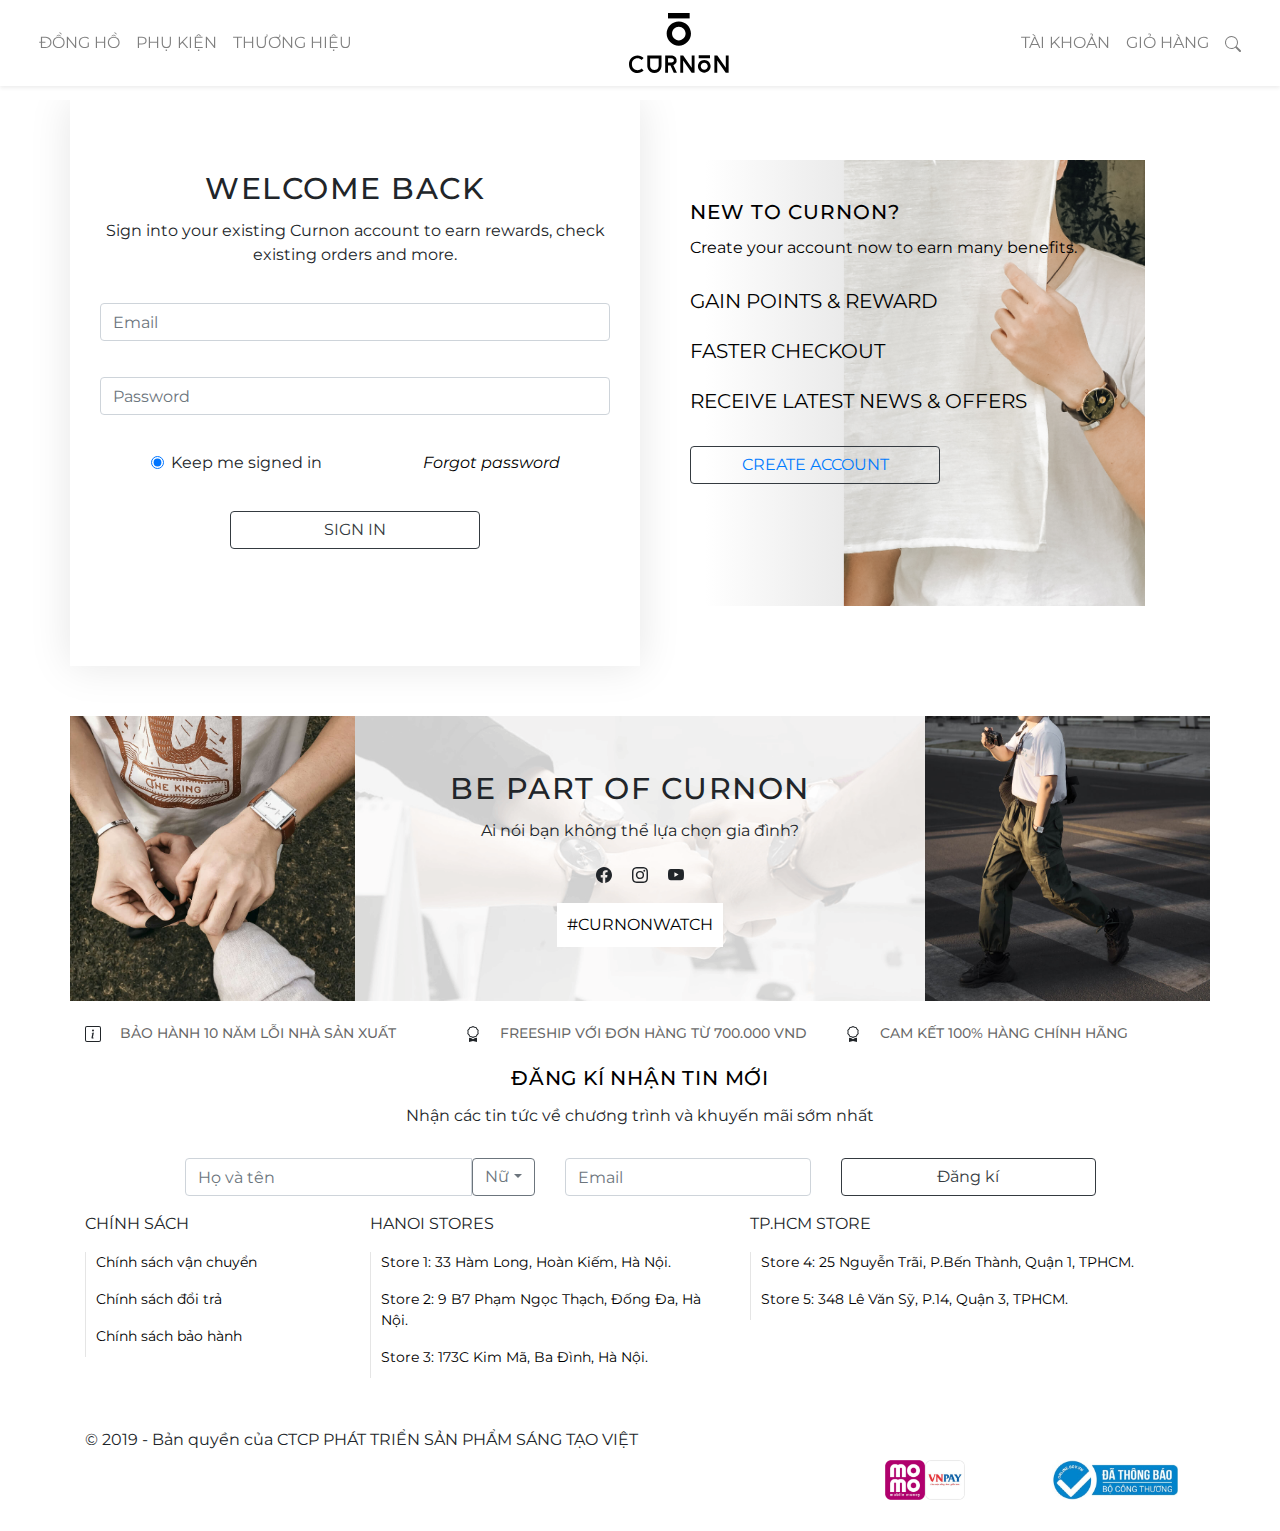
<file: login.html>
<!DOCTYPE html>
<html lang="en">
<head>
    <meta charset="UTF-8">
    <meta http-equiv="X-UA-Compatible" content="IE=edge">
    <meta name="viewport" content="width=device-width, initial-scale=1.0">
    <meta charset="UTF-8">
    <meta http-equiv="X-UA-Compatible" content="IE=edge">
    <meta name="viewport" content="width=device-width, initial-scale=1.0">
    <title>FINAL PROJECT</title>
    <link href="./css/main.css" rel="stylesheet" />
    <link rel="preconnect" href="https://fonts.googleapis.com">
    <link rel="preconnect" href="https://fonts.gstatic.com" crossorigin>
    <link href="https://fonts.googleapis.com/css2?family=Montserrat&display=swap" rel="stylesheet">
    <link rel="stylesheet" href="https://stackpath.bootstrapcdn.com/bootstrap/4.4.1/css/bootstrap.min.css" integrity="sha384-Vkoo8x4CGsO3+Hhxv8T/Q5PaXtkKtu6ug5TOeNV6gBiFeWPGFN9MuhOf23Q9Ifjh" crossorigin="anonymous">
    <script src="https://ajax.googleapis.com/ajax/libs/jquery/3.5.1/jquery.min.js"></script>
    <script src="https://code.jquery.com/jquery-3.4.1.slim.min.js" integrity="sha384-J6qa4849blE2+poT4WnyKhv5vZF5SrPo0iEjwBvKU7imGFAV0wwj1yYfoRSJoZ+n" crossorigin="anonymous"></script>
    <script src="https://cdn.jsdelivr.net/npm/popper.js@1.16.0/dist/umd/popper.min.js" integrity="sha384-Q6E9RHvbIyZFJoft+2mJbHaEWldlvI9IOYy5n3zV9zzTtmI3UksdQRVvoxMfooAo" crossorigin="anonymous"></script>
    <script src="https://code.jquery.com/jquery-3.6.0.min.js" integrity="sha256-/xUj+3OJU5yExlq6GSYGSHk7tPXikynS7ogEvDej/m4=" crossorigin="anonymous"></script>
    <script src="https://stackpath.bootstrapcdn.com/bootstrap/4.4.1/js/bootstrap.min.js" integrity="sha384-wfSDF2E50Y2D1uUdj0O3uMBJnjuUD4Ih7YwaYd1iqfktj0Uod8GCExl3Og8ifwB6" crossorigin="anonymous"></script>
    <title>LOGIN</title>
</head>
<body>
    <div class="header bg-white navbar-light fixed-top">
        <nav class="navbar navbar-expand-lg navbar-light fixed-top shadow-sm " id="mainNav">
            <div class="container-fluid">
                <button class="navbar-toggler" onclick="openNavLeft()" type="button" data-bs-toggle="collapse" data-bs-target="#navbarSupportedContent" aria-controls="navbarSupportedContent" aria-expanded="false" aria-label="Toggle navigation">
                    <svg xmlns="http://www.w3.org/2000/svg" width="16" height="16" fill="currentColor" class="bi bi-list" viewBox="0 0 16 16">
                        <path fill-rule="evenodd" d="M2.5 12a.5.5 0 0 1 .5-.5h10a.5.5 0 0 1 0 1H3a.5.5 0 0 1-.5-.5zm0-4a.5.5 0 0 1 .5-.5h10a.5.5 0 0 1 0 1H3a.5.5 0 0 1-.5-.5zm0-4a.5.5 0 0 1 .5-.5h10a.5.5 0 0 1 0 1H3a.5.5 0 0 1-.5-.5z"/>
                        </svg>
                </button>
                <div id="mySidepanelLeft" class="sidepanelLeft">
                    <input type="text" class="form-control" placeholder="Tìm kiếm">
                    <a href="javascript:void(0)" class="closebtn" onclick="closeNavLeft()">×</a>
                    <a href="./women.html">ĐỒNG HỒ NAM </a>
                    <a href="./women.html">ĐỒNG HỒ NỮ</a>
                    <a href="./login.html">ĐĂNG NHẬP</a>
                    <a href="./signup.html">ĐĂNG KÍ</a>
                  </div>
                <div class="nav-left header-display" id="navbarResponsive">
                    <ul class="navbar-nav ms-auto me-4 my-3 my-lg-0">
                        <li class="nav-item"><a class="nav-link me-lg-3" href="./women.html">ĐỒNG HỒ</a>
                            <div class="header-hover" style="width: 100%;">
                                <div class="row" style="padding: 50px;">
                                    <div class="col-2">
                                        <ul class="list-group" id="tabs-nav" style="list-style: none">
                                            <a href="#" class="list-group-item list-group-item-action">KHÁM PHÁ</a>
                                            <li> <a href="#tab1" class="list-group-item list-group-item-action list-group-btn" >ĐỒNG HỒ NAM</a>
                                            <li> <a href="#tab2" class="list-group-item list-group-item-action list-group-btn" >ĐỒNG HỒ NỮ</a></li>
                                            <li> <a href="#tab3" class="list-group-item list-group-item-action list-group-btn">ON SALE</a></li>
                                            <li> <a href="#" class="list-group-item list-group-item-action">DÂY ĐỒNG HỒ</a></li>
                        
                                        </ul>
                                    </div> 
                                    <div class="col-10 " id="content-tab">
                                            <!-- Đồng hồ nam -->
                                        <div class="row content-tab" id="#tab1">
                                            <div class="col-4" style="border-left:rgba(0, 0, 0, 0.6)">
                                                <a href="#" class="list-group-item list-group-item-action" style="border: none">MUA THEO BỘ SƯU TẬP</a>
                                                <div class="col-box">
                                                    <div class="col-group">
                                                        <a href="" class="col-group-item">
                                                            <img src="./img/Kashmir_2000px_1x1.png" alt="" class="header-img">
                                                            <h6 class="card-title">KASHMIR</h6>
                                                        </a>
                                                        <a href="" class="col-group-item">
                                                            <img src="./img/Colosseum_2000px_1x1.png" alt="" class="header-img">
                                                            <h6 class="card-title">COLOSSEUM</h6>
                                                        </a>
                                                        <a href="" class="col-group-item">
                                                            <img src="./img/Watches_Line_Art-09.png" alt="" class="header-img">
                                                            <h6 class="card-title">JACKSON</h6>
                                                        </a>
                                                    </div>
                                                    <div class="col-group">
                                                        <a href="" class="col-group-item">
                                                            <img src="./img/Kashmir_2000px_1x1.png" alt="" class="header-img">
                                                            <h6 class="card-title">KASHMIR</h6>
                                                        </a>
                                                        <a href="" class="col-group-item">
                                                            <img src="./img/Colosseum_2000px_1x1.png" alt="" class="header-img">
                                                            <h6 class="card-title">COLOSSEUM</h6>
                                                        </a>
                                                        <a href="" class="col-group-item">
                                                            <img src="./img/Watches_Line_Art-09.png" alt="" class="header-img">
                                                            <h6 class="card-title">JACKSON</h6>
                                                        </a>
                                                    </div>
                                                </div>
                                            </div>
                                            <div class="col-4">
                                                <div class="card card-animation">
                                                    <img src="./img/FuturaNewArrival.jpg" alt="" class="col-3-img ">
                                                    <div class="card-body">
                                                    <h6 class="card-title">NEW ARRIVALS</h6>
                                                    </div>
                                                </div>
                                            </div>
                                            <div class="col-4">
                                                <div class="card  card-animation" >
                                                    <img src="./img/MenBestSeller.jpg" alt="" class="col-3-img">
                                                    <div class="card-body">
                                                    <h6 class="card-title">MEN'S BEST SELLER</h6>
                                                    </div>
                                                </div>
                                                
                                            </div>
                                        </div>
                                            <!-- Đồng hồ nữ -->
                                        <div class="row content-tab" id="#tab2" style="display: none">
                                            <div class="col-4" >
                                                <a href="#" class="list-group-item list-group-item-action" style="border: none">MUA THEO BỘ SƯU TẬP</a>
                                                <div class="col-box">
                                                    <div class="col-group">
                                                        <a href="" class="col-group-item">
                                                            <img src="./img/Melissani_2000px_1x1.png" alt="" class="header-img">
                                                            <h6 class="card-title">Melissani</h6>
                                                        </a>
                                                        <a href="" class="col-group-item">
                                                            <img src="./img/Beverly_2000px_1x1.png" alt="" class="header-img">
                                                            <h6 class="card-title">Beverly</h6>
                                                        </a>
                                                        <a href="" class="col-group-item">
                                                            <img src="./img/Santorini_2000px_1x1.png" alt="" class="header-img">
                                                            <h6 class="card-title">Santorini</h6>
                                                        </a>
                                                    </div>
                                                    <div class="col-group">
                                                        <a href="" class="col-group-item">
                                                            <img src="./img/Kashmir_2000px_1x1.png" alt="" class="header-img">
                                                            <h6 class="card-title">KASHMIR</h6>
                                                        </a>
                                                        <a href="" class="col-group-item">
                                                            <img src="./img/Colosseum_2000px_1x1.png" alt="" class="header-img">
                                                            <h6 class="card-title">COLOSSEUM</h6>
                                                        </a>
                                                        <a href="" class="col-group-item">
                                                            <img src="./img/Watches_Line_Art-09.png" alt="" class="header-img">
                                                            <h6 class="card-title">JACKSON</h6>
                                                        </a>
                                                    </div>
                                                </div>
                                            </div>
                                            <div class="col-4">
                                                <div class="card">
                                                    <img src="./img/NewFlorenge.jpg" alt="" class="col-3-img">
                                                    <div class="card-body">
                                                    <h6 class="card-title">NEW ARRIVALS</h6>
                                                    </div>
                                                </div>
                                            </div>
                                            <div class="col-4">
                                                <div class="card" >
                                                    <img src="./img/WomenBestSeller.jpg" alt="" class="col-3-img">
                                                    <div class="card-body">
                                                    <h6 class="card-title">MEN'S BEST SELLER</h6>
                                                    </div>
                                                </div>
                                                
                                            </div>
                                        </div>
                                        <!-- Sale -->
                                        <div class="row content-tab" id="#tab3" style="display: none">
                                            <div class="col-5">
                                                <img src="./img/Straps.jpg" alt="" class="col-3-img">
                                            </div>
                                            <div class="col-7" style="align-self: center; display: flex;">
                                                <h3 class="card-title"> SPECIAL OFFER: </h3>
                                                <h3 class="card-title" style="color: red; font-weight: bold;"> UP TO 25%</h3>
                                                
                                            </div>
                                        
                                        </div>
                                    </div>
                        
                                </div>
                            </div>
                        </li>
                        <li class="nav-item"><a class="nav-link me-lg-3" href="">PHỤ KIỆN</a>
                            <div class="header-hover" style="width: 100%;">
                                <div class="row " style="padding: 50px;">
                                    <div class="col-2">
                                        <ul class="list-group" style="list-style: none">
                                            <a href="#" class="list-group-item list-group-item-action">KHÁM PHÁ</a>
                                            <li> <a href="#tab1" class="list-group-item list-group-item-action list-group-btn" >VÒNG TAY</a>
                                            <li> <a href="#tab2" class="list-group-item list-group-item-action list-group-btn" >NHẪN</a></li>
                        
                                        </ul>
                                    </div> 
                                    <div class="col-10">
                                            <!-- VÒNG TAY-->
                                        <div class="row ">
                                            <div class="col-6" >
                                                <div class="card card-animation ">
                                                    <img src="./img/MenCuff-1.jpg" alt="" class="card-col-img">
                                                    <div class="card-body">
                                                    <h6 class="card-title">NEW ARRIVALS</h6>
                                                    </div>
                                                </div>
                                            </div>
                                            <div class="col-6">
                                                <div class="card card-animation ">
                                                    <img src="./img/WomenCuffs.jpg" alt="" class="card-col-img">
                                                    <div class="card-body">
                                                    <h6 class="card-title">NEW ARRIVALS</h6>
                                                    </div>
                                                </div>
                                            </div>
                                            
                                        </div>
                                        <!-- nHẪN -->
                                        <!-- <div class="row content-tab" id="#tab2">
                                            <div class="col-4" >
                                                <a href="#" class="list-group-item list-group-item-action" style="border: none">MUA THEO BỘ SƯU TẬP</a>
                                                <div class="col-box">
                                                    <div class="col-group">
                                                        <a href="" class="col-group-item">
                                                            <img src="./img/Melissani_2000px_1x1.png" alt="" class="header-img">
                                                            <h6 class="card-title">Melissani</h6>
                                                        </a>
                                                        <a href="" class="col-group-item">
                                                            <img src="./img/Beverly_2000px_1x1.png" alt="" class="header-img">
                                                            <h6 class="card-title">Beverly</h6>
                                                        </a>
                                                        <a href="" class="col-group-item">
                                                            <img src="./img/Santorini_2000px_1x1.png" alt="" class="header-img">
                                                            <h6 class="card-title">Santorini</h6>
                                                        </a>
                                                    </div>
                                                    <div class="col-group">
                                                        <a href="" class="col-group-item">
                                                            <img src="./img/Kashmir_2000px_1x1.png" alt="" class="header-img">
                                                            <h6 class="card-title">KASHMIR</h6>
                                                        </a>
                                                        <a href="" class="col-group-item">
                                                            <img src="./img/Colosseum_2000px_1x1.png" alt="" class="header-img">
                                                            <h6 class="card-title">COLOSSEUM</h6>
                                                        </a>
                                                        <a href="" class="col-group-item">
                                                            <img src="./img/Watches_Line_Art-09.png" alt="" class="header-img">
                                                            <h6 class="card-title">JACKSON</h6>
                                                        </a>
                                                    </div>
                                                </div>
                                            </div>
                                            <div class="col-4">
                                                <div class="card">
                                                    <img src="./img/NewFlorenge.jpg" alt="" class="col-3-img">
                                                    <div class="card-body">
                                                    <h6 class="card-title">NEW ARRIVALS</h6>
                                                    </div>
                                                </div>
                                            </div>
                                            <div class="col-4">
                                                <div class="card" >
                                                    <img src="./img/WomenBestSeller.jpg" alt="" class="col-3-img">
                                                    <div class="card-body">
                                                    <h6 class="card-title">MEN'S BEST SELLER</h6>
                                                    </div>
                                                </div>
                                                
                                            </div>
                                        </div>  -->
                                    </div>
                                </div>
                            </div>

                        </li>
                        <li class="nav-item"><a class="nav-link me-lg-3" href="#download">THƯƠNG HIỆU</a>

                            <div class="header-hover" style="width: 100%;">
                                <div class="row " style="padding: 50px;">
                                    <div class="col-4">
                                        <div class="col-brand card-animation">
                                            <a href="" class="">
                                                <img src="./img/whynot-iRG.jpg" alt="" class="brand-img">
                                            </a>
                                            
                                        </div>
                                        <div class="brand-text">
                                            <img src="./img/whynot-cBD.png" alt="" class="brand-img-text">
                                            <button type="button" class="btn-edit btn ">KHÁM PHÁ BLOG</button>
                                        </div>

                                    </div>
                                    <div class="col-4">
                                        <div class="col-brand card-animation">
                                            <a href="" class="">
                                                <img src="./img/about-us-wmP.jpg" alt="" class="brand-img">
                                            </a>
                                            
                                        </div>
                                        <div class="brand-text">
                                            <h3 class="card-title" style="color: white;padding-bottom: 20px;font-weight: bold;">ABOUT US</h3>
                                            <button type="button" class="btn-edit btn ">VỀ CHÚNG TÔI</button>
                                        </div>

                                    </div>
                                    <div class="col-4">
                                        <div class="col-brand card-animation">
                                            <a href="" class="">
                                                <img src="./img/longandshort-pwP.jpg" alt="" class="brand-img">
                                            </a>
                                            
                                        </div>
                                        <div class="brand-text">
                                            <h3 class="card-title" style="color: white;padding-bottom: 20px; font-weight: bolder;">LONG AND SHORT</h3>
                                            <button type="button" class="btn-edit btn ">TÌM HIỂU THÊM </button>
                                        </div>

                                    </div>
                                </div>
                            </div>
                        </li>

                    </ul>
                </div>
                <a class="navbar-brand fw-bold " href="./index.html">
                    <img src="./img/logo-mWb.svg" class="img-fluid" alt="...">
                </a>
                <div class="nav-right header-display" id="navbarResponsive">
                    <ul class="navbar-nav ms-auto me-4 my-3 my-lg-0">
                        <li class="nav-item"><a class="nav-link me-lg-3" href="#features">TÀI KHOẢN</a>
                            <div class="dropdown-content">
                                <a href="./login.html" class="">ĐĂNG NHẬP</a>
                                <a href="./signup.html" class="">ĐĂNG KÍ </a>
                            </div>
                        </li>
                        <li class="nav-item"><a class="nav-link me-lg-3" onclick="openNav()" href="#download">
                            GIỎ HÀNG
                        </a>
                            
                        </li>
                        <li class="nav-item"><a class="nav-link me-lg-3" href="#features">
                            <svg xmlns="http://www.w3.org/2000/svg" width="16" height="16" fill="currentColor" class="bi bi-search" viewBox="0 0 16 16">
                                <path d="M11.742 10.344a6.5 6.5 0 1 0-1.397 1.398h-.001c.03.04.062.078.098.115l3.85 3.85a1 1 0 0 0 1.415-1.414l-3.85-3.85a1.007 1.007 0 0 0-.115-.1zM12 6.5a5.5 5.5 0 1 1-11 0 5.5 5.5 0 0 1 11 0z"/>
                            </svg>
                        </a> </li>
                    </ul>
                </div>
                <button class="navbar-toggler" onclick="openNav()" type="button" data-bs-toggle="collapse" data-bs-target="#navbarSupportedContent" aria-controls="navbarSupportedContent" aria-expanded="false" aria-label="Toggle navigation">
                    <svg xmlns="http://www.w3.org/2000/svg" width="16" height="16" fill="currentColor" class="bi bi-bag" viewBox="0 0 16 16">
                        <path d="M8 1a2.5 2.5 0 0 1 2.5 2.5V4h-5v-.5A2.5 2.5 0 0 1 8 1zm3.5 3v-.5a3.5 3.5 0 1 0-7 0V4H1v10a2 2 0 0 0 2 2h10a2 2 0 0 0 2-2V4h-3.5zM2 5h12v9a1 1 0 0 1-1 1H3a1 1 0 0 1-1-1V5z"/>
                    </svg>
                </button>

                <div id="mySidepanel" class="sidepanel">
                                <div class="side-header">
                                    <div class="side-left">
                                        <h3 class="card-title">GIỎ HÀNG CỦA BẠN</h3>
                                    </div>
                                    <div class="side-right">
                                        <a href="javascript:void(0)" class="closebtn" onclick="closeNav()">
                                            <h3 class="card-title">x</h3>      
                                        </a>
                                    </div>
                                </div>
                                    <!-- <div class="side-body-none">
                                        <span class="card-title">
                                            Hiện tại chưa có sản phẩm nào trong giỏ hàng của bạn
                                        </span>
                                        
                                       <a href="#">
                                        <button type="button" class="btn btn-dark">TIẾP TỤC MUA SẮM</button>
                                       </a>
                                    </div> -->
                                    <div class="side-body">
                                        <div class="cart-row">
                                            <span class="cart-item cart-header cart-column">Sản Phẩm</span>
                                            <span class="cart-price cart-header cart-column">Giá</span>
                                            <span class="cart-quantity cart-header cart-column">Số Lượng</span>
                                        </div>
    
                                        <div class="cart-items">
    
                                        </div>
                                            
                                        
                                    </div>
                                
                                <div class="side-service">
                                    <div class="cart-footer">
                                        <div class="side-left">
                                            <span class="cart-item cart-header ">Thành tiền</span>
                                        </div>
                                        <div class="side-right">
                                            <span class="cart-item cart-header  cart-total-price">0</span>
                                            <!-- <h5 class="card-title cart-total-price" style="font-weight: bold; color: black;"> 2.229.000 đ</h5> -->
                                        </div>
                                    </div>
                                    <div class="side-service-box">
                                        <div class="side-service-group">
                                            <svg xmlns="http://www.w3.org/2000/svg" width="16" height="16" fill="currentColor" class="bi bi-truck" viewBox="0 0 16 16" style="width: 50px; height: 50px;">
                                                <path d="M0 3.5A1.5 1.5 0 0 1 1.5 2h9A1.5 1.5 0 0 1 12 3.5V5h1.02a1.5 1.5 0 0 1 1.17.563l1.481 1.85a1.5 1.5 0 0 1 .329.938V10.5a1.5 1.5 0 0 1-1.5 1.5H14a2 2 0 1 1-4 0H5a2 2 0 1 1-3.998-.085A1.5 1.5 0 0 1 0 10.5v-7zm1.294 7.456A1.999 1.999 0 0 1 4.732 11h5.536a2.01 2.01 0 0 1 .732-.732V3.5a.5.5 0 0 0-.5-.5h-9a.5.5 0 0 0-.5.5v7a.5.5 0 0 0 .294.456zM12 10a2 2 0 0 1 1.732 1h.768a.5.5 0 0 0 .5-.5V8.35a.5.5 0 0 0-.11-.312l-1.48-1.85A.5.5 0 0 0 13.02 6H12v4zm-9 1a1 1 0 1 0 0 2 1 1 0 0 0 0-2zm9 0a1 1 0 1 0 0 2 1 1 0 0 0 0-2z"/>
                                                </svg>
                                                <span class="card-title" style=" color: black; margin-left: 30px;">FREESHIP VỚI ĐƠN HÀNG TỪ 700.000 VND</span>
                                        </div>
                                        <div class="side-service-group">
                                            <svg xmlns="http://www.w3.org/2000/svg" width="16" height="16" fill="currentColor" class="bi bi-award" viewBox="0 0 16 16" style="width: 50px; height: 50px; ">
                                                <path d="M9.669.864 8 0 6.331.864l-1.858.282-.842 1.68-1.337 1.32L2.6 6l-.306 1.854 1.337 1.32.842 1.68 1.858.282L8 12l1.669-.864 1.858-.282.842-1.68 1.337-1.32L13.4 6l.306-1.854-1.337-1.32-.842-1.68L9.669.864zm1.196 1.193.684 1.365 1.086 1.072L12.387 6l.248 1.506-1.086 1.072-.684 1.365-1.51.229L8 10.874l-1.355-.702-1.51-.229-.684-1.365-1.086-1.072L3.614 6l-.25-1.506 1.087-1.072.684-1.365 1.51-.229L8 1.126l1.356.702 1.509.229z"/>
                                                <path d="M4 11.794V16l4-1 4 1v-4.206l-2.018.306L8 13.126 6.018 12.1 4 11.794z"/>
                                            </svg>
                                            <span class="card-title" style=" color: black; margin-left: 30px;">CAM KẾT 100% HÀNG CHÍNH HÃNG</span>
                                        </div>
                                    </div>
                                    
                                </div>

                </div>

            </div>        
        </nav> 
        
        
    </div>

    <div class="body">
        <div class="container margin-top" >
            <div class="row">
                <div class="col-md-12 col-lg-6 login-group" >
                    <div class="container login-padding">
                        <h3 class="card-title" style="text-align: center;">WELCOME BACK</h3>
                        <p class="text" style="text-align: center;">
                            Sign into your existing Curnon account to earn rewards, check existing orders and more.
                        </p>
                        <form>
                            <div class="mb-3 padding-top" >
                              <input type="text" class="form-control email" placeholder="Email" aria-label="Email" aria-describedby="basic-addon1">
                              <p id="err-login-email"></p>
                            </div>
                            <div class="mb-3 padding-top">
                                <input type="text" class="form-control password" placeholder="Password" aria-label="Password" aria-describedby="basic-addon1">                       
                                <p id="err-login-psw"></p>
                            </div>
                            <div class=" form-check-center padding-top">
                                <div class="form-check ">
                                    <input class="form-check-input" type="radio" name="flexRadioDefault" id="flexRadioDefault2" checked>
                                    <label class="form-check-label" for="flexRadioDefault2">
                                      Keep me signed in
                                    </label>
                                  </div>
                                  <a href="">
                                      <p class="text" style="font-style: italic; color: black; text-decoration: black;">Forgot password
                                      </p>
                                  </a>
                            </div>
                            <div class="form-btn padding-top">
                                <button type="button" class="btn btn-outline-dark btnLogin" style="width: 250px;">SIGN IN</button>
                            </div>
                        </form>
                    </div>
                    
                    
                </div>
                <div class="col-md-12 col-lg-6"  >
                    <div class="login-right">
                        <img src="./img/background-k2G.png" alt="" class="login-right-img">
                    </div>
                    <div class="signup">
                        <div class="signup-text">
                            <h3 class="card-title" style="color: black;">NEW TO CURNON?</h3>
                            <p class="text" style="color: black;" >
                                Create your account now to earn many benefits.
                            </p>
                        </div>
                        <div class="signup-group">
                            <div class="signup-box">
                                <div class="circle-box"></div>
                                <div class="box-text">GAIN POINTS & REWARD</div>
                            </div>
                            <div class="signup-box">
                                <div class="circle-box"></div>
                                <div class="box-text">FASTER CHECKOUT</div>
                            </div>
                            <div class="signup-box">
                                <div class="circle-box"></div>
                                <div class="box-text">RECEIVE LATEST NEWS & OFFERS</div>
                            </div>
                            
                        </div>
                    
                        <button type="button" class="btn btn-outline-dark" style="width: 250px;">
                            <a href="./signup.html">CREATE ACCOUNT</a>
                            
                        </button>
                    </div>
                    

                </div>
            </div>
        </div>
        <div class="body-6 margin-top">
            <div class="container">
                <div class="row " >
                    <div class="col-md-3 mobile-row" style="padding: 0px;">
                        <img src="./img/part_of_curnon_1-mCk.jpg" alt="" class="story-img">
                        <!-- <div class="body6-img" style="background-image: url('./img/part_of_curnon_1-mCk.jpg');"></div> -->
                    </div>
                    <div class="col-md-12 col-sm-12 col-lg-6 position" style="padding: 0px;">
                        <img src="./img/background-v4U.png" alt="" class="story-img" style="height: 100%; position: relative;">
                        <div class="body-6-box">
                            <div class="body-6-text">
                                <h3 class="card-title">BE PART OF CURNON</h3>
                                <span class="text">Ai nói bạn không thể lựa chọn gia đình?                    </span>
                                <div class="icon-box">
                                    <svg xmlns="http://www.w3.org/2000/svg" width="16" height="16" fill="currentColor" class="bi bi-facebook" viewBox="0 0 16 16">
                                        <path d="M16 8.049c0-4.446-3.582-8.05-8-8.05C3.58 0-.002 3.603-.002 8.05c0 4.017 2.926 7.347 6.75 7.951v-5.625h-2.03V8.05H6.75V6.275c0-2.017 1.195-3.131 3.022-3.131.876 0 1.791.157 1.791.157v1.98h-1.009c-.993 0-1.303.621-1.303 1.258v1.51h2.218l-.354 2.326H9.25V16c3.824-.604 6.75-3.934 6.75-7.951z"/>
                                    </svg>
                                    <svg xmlns="http://www.w3.org/2000/svg" width="16" height="16" fill="currentColor" class="bi bi-instagram" viewBox="0 0 16 16">
                                        <path d="M8 0C5.829 0 5.556.01 4.703.048 3.85.088 3.269.222 2.76.42a3.917 3.917 0 0 0-1.417.923A3.927 3.927 0 0 0 .42 2.76C.222 3.268.087 3.85.048 4.7.01 5.555 0 5.827 0 8.001c0 2.172.01 2.444.048 3.297.04.852.174 1.433.372 1.942.205.526.478.972.923 1.417.444.445.89.719 1.416.923.51.198 1.09.333 1.942.372C5.555 15.99 5.827 16 8 16s2.444-.01 3.298-.048c.851-.04 1.434-.174 1.943-.372a3.916 3.916 0 0 0 1.416-.923c.445-.445.718-.891.923-1.417.197-.509.332-1.09.372-1.942C15.99 10.445 16 10.173 16 8s-.01-2.445-.048-3.299c-.04-.851-.175-1.433-.372-1.941a3.926 3.926 0 0 0-.923-1.417A3.911 3.911 0 0 0 13.24.42c-.51-.198-1.092-.333-1.943-.372C10.443.01 10.172 0 7.998 0h.003zm-.717 1.442h.718c2.136 0 2.389.007 3.232.046.78.035 1.204.166 1.486.275.373.145.64.319.92.599.28.28.453.546.598.92.11.281.24.705.275 1.485.039.843.047 1.096.047 3.231s-.008 2.389-.047 3.232c-.035.78-.166 1.203-.275 1.485a2.47 2.47 0 0 1-.599.919c-.28.28-.546.453-.92.598-.28.11-.704.24-1.485.276-.843.038-1.096.047-3.232.047s-2.39-.009-3.233-.047c-.78-.036-1.203-.166-1.485-.276a2.478 2.478 0 0 1-.92-.598 2.48 2.48 0 0 1-.6-.92c-.109-.281-.24-.705-.275-1.485-.038-.843-.046-1.096-.046-3.233 0-2.136.008-2.388.046-3.231.036-.78.166-1.204.276-1.486.145-.373.319-.64.599-.92.28-.28.546-.453.92-.598.282-.11.705-.24 1.485-.276.738-.034 1.024-.044 2.515-.045v.002zm4.988 1.328a.96.96 0 1 0 0 1.92.96.96 0 0 0 0-1.92zm-4.27 1.122a4.109 4.109 0 1 0 0 8.217 4.109 4.109 0 0 0 0-8.217zm0 1.441a2.667 2.667 0 1 1 0 5.334 2.667 2.667 0 0 1 0-5.334z"/>
                                    </svg>
                                    <svg xmlns="http://www.w3.org/2000/svg" width="16" height="16" fill="currentColor" class="bi bi-youtube" viewBox="0 0 16 16">
                                        <path d="M8.051 1.999h.089c.822.003 4.987.033 6.11.335a2.01 2.01 0 0 1 1.415 1.42c.101.38.172.883.22 1.402l.01.104.022.26.008.104c.065.914.073 1.77.074 1.957v.075c-.001.194-.01 1.108-.082 2.06l-.008.105-.009.104c-.05.572-.124 1.14-.235 1.558a2.007 2.007 0 0 1-1.415 1.42c-1.16.312-5.569.334-6.18.335h-.142c-.309 0-1.587-.006-2.927-.052l-.17-.006-.087-.004-.171-.007-.171-.007c-1.11-.049-2.167-.128-2.654-.26a2.007 2.007 0 0 1-1.415-1.419c-.111-.417-.185-.986-.235-1.558L.09 9.82l-.008-.104A31.4 31.4 0 0 1 0 7.68v-.123c.002-.215.01-.958.064-1.778l.007-.103.003-.052.008-.104.022-.26.01-.104c.048-.519.119-1.023.22-1.402a2.007 2.007 0 0 1 1.415-1.42c.487-.13 1.544-.21 2.654-.26l.17-.007.172-.006.086-.003.171-.007A99.788 99.788 0 0 1 7.858 2h.193zM6.4 5.209v4.818l4.157-2.408L6.4 5.209z"/>
                                    </svg>
                                </div>
                                <span class="cart-text">#CURNONWATCH </span>
                            </div>
                            
                        </div>
                    </div>
                    <div class="col-md-3 mobile-row" style="padding: 0px;">
                        <img src="./img/part_of_curnon_3-4DR.jpg" alt="" class="story-img">
                    </div>
                    
                </div>
                <div class="row">
                    <div class="container">
                        <div class="row body6-padding">
                            <div class="col-md-4 col-sm-12 body6-row-2">
                                <span>
                                    <svg xmlns="http://www.w3.org/2000/svg" width="16" height="16" fill="currentColor" class="bi bi-info-square" viewBox="0 0 16 16">
                                        <path d="M14 1a1 1 0 0 1 1 1v12a1 1 0 0 1-1 1H2a1 1 0 0 1-1-1V2a1 1 0 0 1 1-1h12zM2 0a2 2 0 0 0-2 2v12a2 2 0 0 0 2 2h12a2 2 0 0 0 2-2V2a2 2 0 0 0-2-2H2z"/>
                                        <path d="m8.93 6.588-2.29.287-.082.38.45.083c.294.07.352.176.288.469l-.738 3.468c-.194.897.105 1.319.808 1.319.545 0 1.178-.252 1.465-.598l.088-.416c-.2.176-.492.246-.686.246-.275 0-.375-.193-.304-.533L8.93 6.588zM9 4.5a1 1 0 1 1-2 0 1 1 0 0 1 2 0z"/>
                                        </svg>
                                </span>
                                
                                <span class="card-title">BẢO HÀNH 10 NĂM LỖI NHÀ SẢN XUẤT</span>
                            </div>
                            <div class="col-md-4 col-sm-12 body6-row-2">
                                <span>
                                    <svg xmlns="http://www.w3.org/2000/svg" width="16" height="16" fill="currentColor" class="bi bi-award" viewBox="0 0 16 16">
                                        <path d="M9.669.864 8 0 6.331.864l-1.858.282-.842 1.68-1.337 1.32L2.6 6l-.306 1.854 1.337 1.32.842 1.68 1.858.282L8 12l1.669-.864 1.858-.282.842-1.68 1.337-1.32L13.4 6l.306-1.854-1.337-1.32-.842-1.68L9.669.864zm1.196 1.193.684 1.365 1.086 1.072L12.387 6l.248 1.506-1.086 1.072-.684 1.365-1.51.229L8 10.874l-1.355-.702-1.51-.229-.684-1.365-1.086-1.072L3.614 6l-.25-1.506 1.087-1.072.684-1.365 1.51-.229L8 1.126l1.356.702 1.509.229z"/>
                                        <path d="M4 11.794V16l4-1 4 1v-4.206l-2.018.306L8 13.126 6.018 12.1 4 11.794z"/>
                                    </svg>
                                </span>
                               
                                  <span class="card-title">FREESHIP VỚI ĐƠN HÀNG TỪ 700.000 VND</span>
                            </div>
                            <div class="col-md-4 col-sm-12 body6-row-2">
                                <span>
                                    <svg xmlns="http://www.w3.org/2000/svg" width="16" height="16" fill="currentColor" class="bi bi-award" viewBox="0 0 16 16">
                                        <path d="M9.669.864 8 0 6.331.864l-1.858.282-.842 1.68-1.337 1.32L2.6 6l-.306 1.854 1.337 1.32.842 1.68 1.858.282L8 12l1.669-.864 1.858-.282.842-1.68 1.337-1.32L13.4 6l.306-1.854-1.337-1.32-.842-1.68L9.669.864zm1.196 1.193.684 1.365 1.086 1.072L12.387 6l.248 1.506-1.086 1.072-.684 1.365-1.51.229L8 10.874l-1.355-.702-1.51-.229-.684-1.365-1.086-1.072L3.614 6l-.25-1.506 1.087-1.072.684-1.365 1.51-.229L8 1.126l1.356.702 1.509.229z"/>
                                        <path d="M4 11.794V16l4-1 4 1v-4.206l-2.018.306L8 13.126 6.018 12.1 4 11.794z"/>
                                    </svg>
                                </span>
                                
                                <span class="card-title">CAM KẾT 100% HÀNG CHÍNH HÃNG</span>
                            </div>  
                        </div>
                        
                    </div>
                    
                </div>
            </div>
            
        </div>
        <div class="body-newsletter">
            <h5 class="card-title">ĐĂNG KÍ NHẬN TIN MỚI</h5>
            <span class="card-text">Nhận các tin tức về chương trình và khuyến mãi sớm nhất            </span>
            <div class="container">
                <div class="row justify-content-md-center">
                  <div class="col-sm-12 col-md-12 col-lg-4">
                    <div class="input-group mb-3">
                        <input type="text" class="form-control" placeholder="Họ và tên" aria-label="Recipient's username" aria-describedby="basic-addon2">
                        <button class="btn btn-outline-secondary dropdown-toggle" type="button" data-bs-toggle="dropdown" aria-expanded="false">Nữ</button>
                        <ul class="dropdown-menu dropdown-menu-end">
                          <li><a class="dropdown-item" href="#">Nam</a></li>
                          <li><a class="dropdown-item" href="#">Nữ</a></li>
                        </ul>
                      </div>
                  </div>
                  <div class="col-sm-12 col-md-12 col-lg-auto">
                    <input type="text" class="form-control" placeholder="Email" aria-label="Recipient's username" aria-describedby="basic-addon2">
                  </div>
                  <div class="col-sm-12 col-md-12 col-lg-3">
                    <button type="button" class="btn btn-outline-dark btn-responsive">Đăng kí</button>

                  </div>
                </div>
            </div>
            <div class="container mobile-row">
                <div class="row">
                    <div class="col-3 ">
                        <span class="card-text">CHÍNH SÁCH</span>
                        <div class="news-box">
                            <p class="card-text">Chính sách vận chuyển</p>
                            <p class="card-text">Chính sách đổi trả</p>
                            <p class="card-text">Chính sách bảo hành</p>
                        </div>
                    </div>
                    <div class="col-4">
                        <span class="card-text">HANOI STORES</span>
                        <div class="news-box">
                            <p class="card-text">Store 1: 33 Hàm Long, Hoàn Kiếm, Hà Nội.</p>
                            <p class="card-text">Store 2: 9 B7 Phạm Ngọc Thạch, Đống Đa, Hà Nội.</p>
                            <p class="card-text">Store 3: 173C Kim Mã, Ba Đình, Hà Nội.</p>
                        </div>
                    </div>
                    <div class="col-5">
                        <span class="card-text">TP.HCM STORE</span>
                        <div class="news-box">
                            <p class="card-text">Store 4: 25 Nguyễn Trãi, P.Bến Thành, Quận 1, TPHCM.</p>
                            <p class="card-text">Store 5: 348 Lê Văn Sỹ, P.14, Quận 3, TPHCM.</p>
                        </div>
                    </div>
                </div>
            </div>
        </div>  
    </div>

    <div class="footer margin-top">
        <div class="container">
            <div class="row">
                <div class="col-md-8 col-sm-12">
                    <span class="card-text">
                        © 2019 - Bản quyền của CTCP PHÁT TRIỂN SẢN PHẨM SÁNG TẠO VIỆT
                    </span>
                    <p class="card-text">
                        Giấy chứng nhận ĐKKD số 0108150321 do Sở Kế hoạch và Đầu tư Thành phố Hà Nội cấp ngày 29/01/2018 123C Thụy Khuê, Tây Hồ, Hà Nội
                    </p>
                </div>
                <div class="col-md-2 responsive mobile-row" style="flex-direction: row;">
                    <img src="./img/momo-tS5.png" alt="" class="footer-img mobile-row">
                    <img src="./img/vnpay-bBZ.png" alt="" class="footer-img mobile-row">
                </div>
                <div class="col-md-2 responsive mobile-row">
                    <img src="./img/bct-5Sz.png" alt="" class="footer-img mobile-row">
                </div>
            </div>
        </div>
    </div> 
    </div>
    <script src="./js/cart.js"></script>
    <script src="./js/java.js"></script>
    <script src="./js/login.js"> </script>
</body>
</html>
</file>
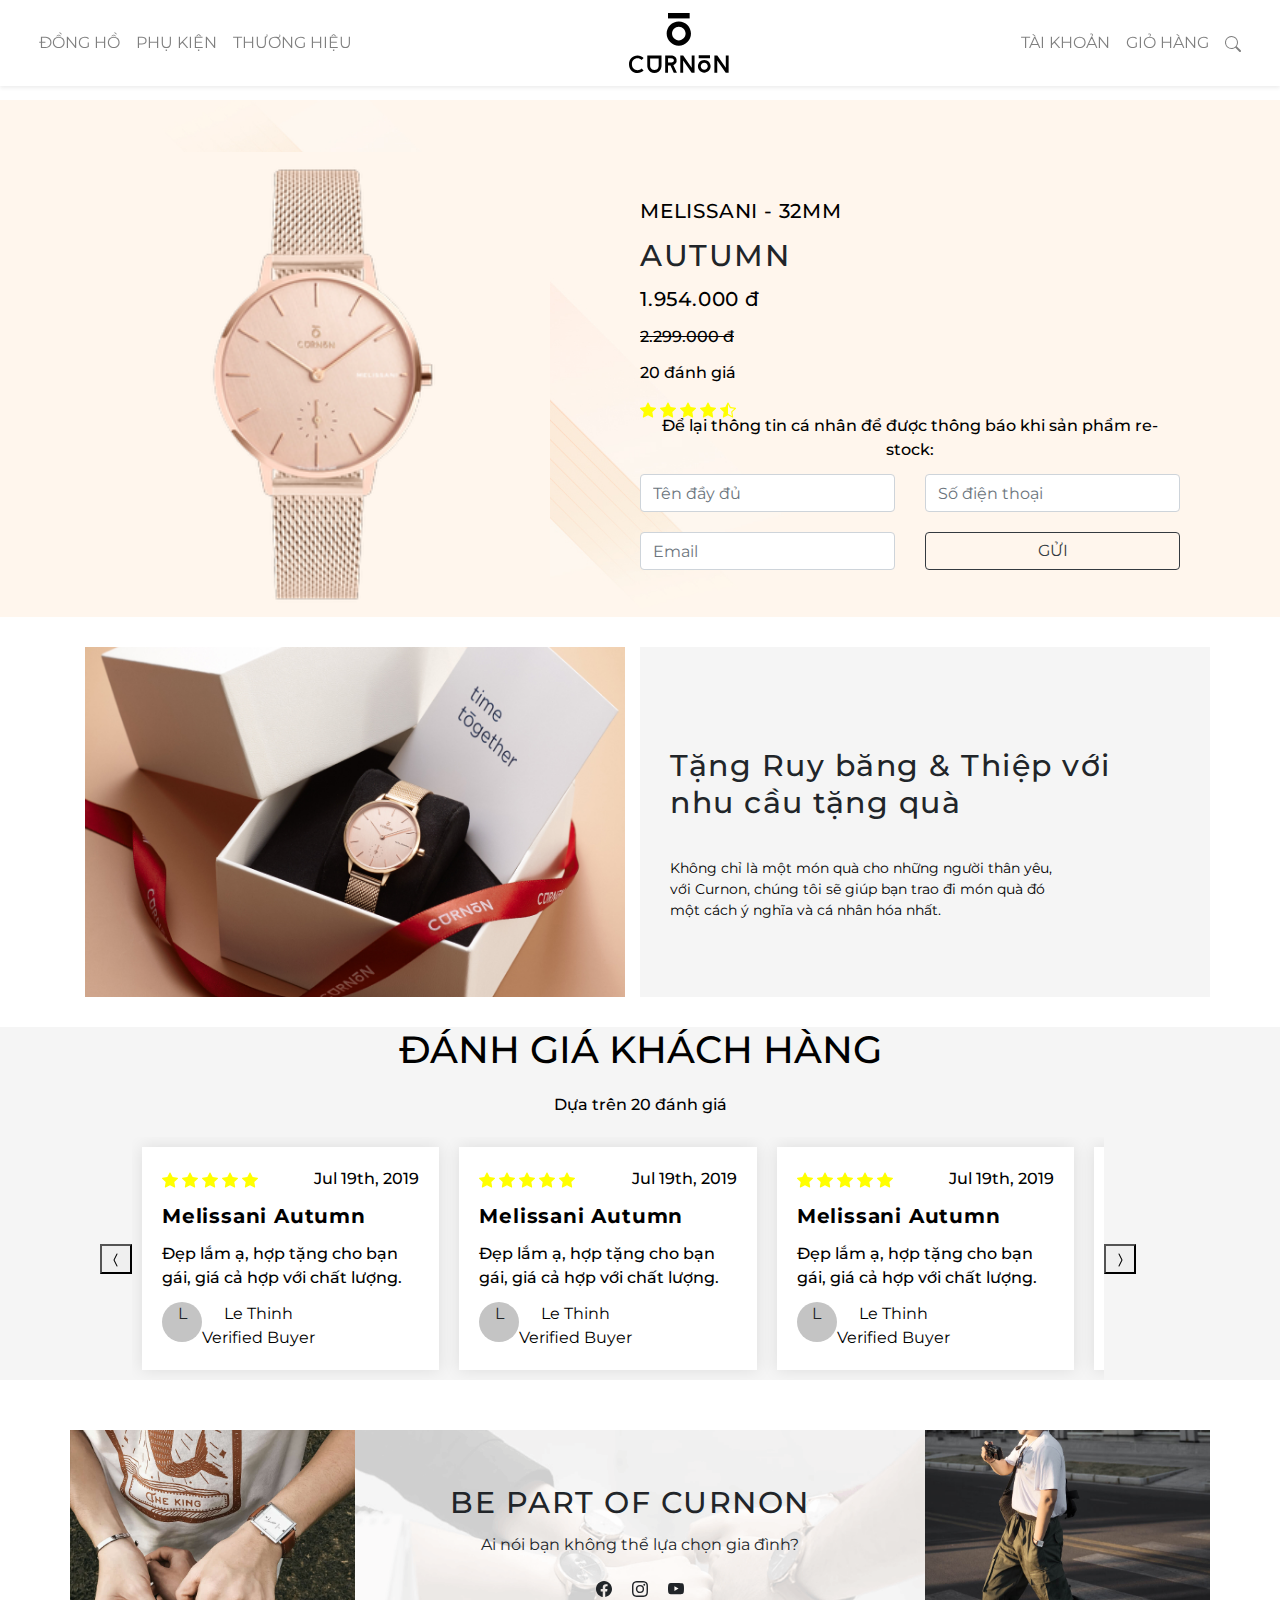
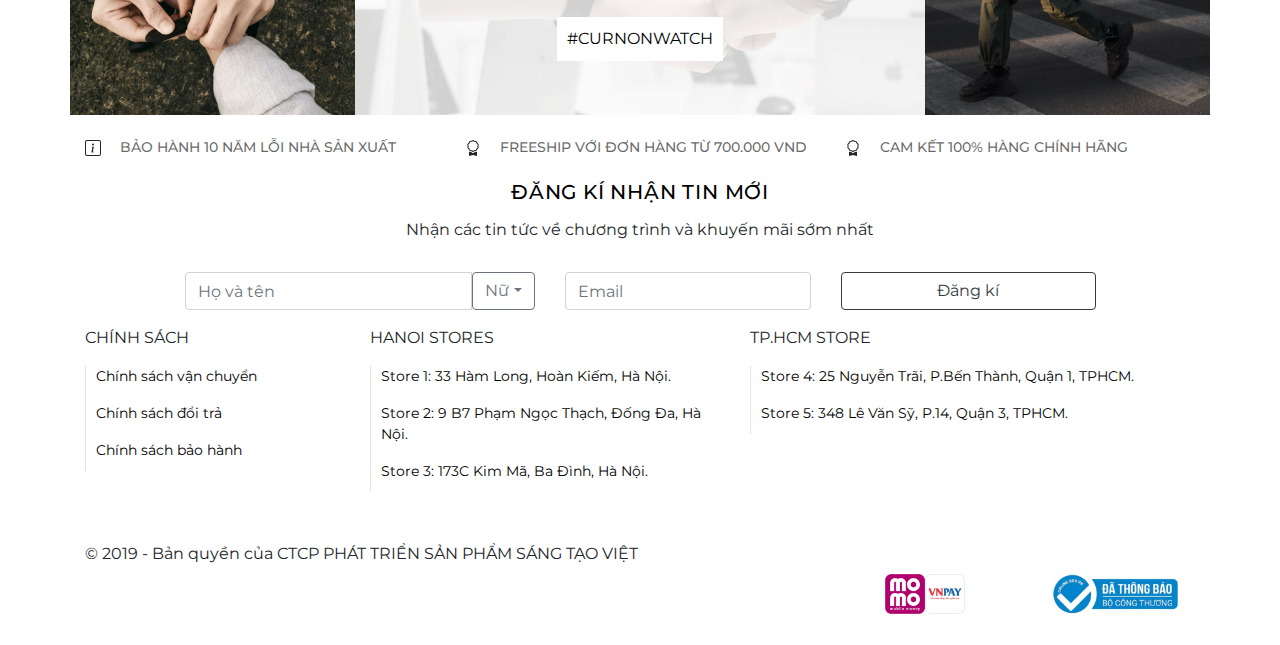
<file: product.html>
<!DOCTYPE html>
<html lang="en">
<head>
    <meta charset="UTF-8">
    <meta http-equiv="X-UA-Compatible" content="IE=edge">
    <meta name="viewport" content="width=device-width, initial-scale=1.0">
    <title>PRODUCT</title>
    <link href="./css/main.css" rel="stylesheet" />
    <link rel="preconnect" href="https://fonts.googleapis.com">
    <link rel="preconnect" href="https://fonts.gstatic.com" crossorigin>
    <link href="https://fonts.googleapis.com/css2?family=Montserrat&display=swap" rel="stylesheet">
    <link rel="stylesheet" href="https://stackpath.bootstrapcdn.com/bootstrap/4.4.1/css/bootstrap.min.css" integrity="sha384-Vkoo8x4CGsO3+Hhxv8T/Q5PaXtkKtu6ug5TOeNV6gBiFeWPGFN9MuhOf23Q9Ifjh" crossorigin="anonymous">
    <script src="https://ajax.googleapis.com/ajax/libs/jquery/3.5.1/jquery.min.js"></script>
    <script src="https://code.jquery.com/jquery-3.4.1.slim.min.js" integrity="sha384-J6qa4849blE2+poT4WnyKhv5vZF5SrPo0iEjwBvKU7imGFAV0wwj1yYfoRSJoZ+n" crossorigin="anonymous"></script>
    <script src="https://cdn.jsdelivr.net/npm/popper.js@1.16.0/dist/umd/popper.min.js" integrity="sha384-Q6E9RHvbIyZFJoft+2mJbHaEWldlvI9IOYy5n3zV9zzTtmI3UksdQRVvoxMfooAo" crossorigin="anonymous"></script>
    <script src="https://code.jquery.com/jquery-3.6.0.min.js" integrity="sha256-/xUj+3OJU5yExlq6GSYGSHk7tPXikynS7ogEvDej/m4=" crossorigin="anonymous"></script>
    <script src="https://stackpath.bootstrapcdn.com/bootstrap/4.4.1/js/bootstrap.min.js" integrity="sha384-wfSDF2E50Y2D1uUdj0O3uMBJnjuUD4Ih7YwaYd1iqfktj0Uod8GCExl3Og8ifwB6" crossorigin="anonymous"></script>
</head>
<body>
    <div class="header bg-white navbar-light fixed-top">
        <nav class="navbar navbar-expand-lg navbar-light fixed-top shadow-sm " id="mainNav">
            <div class="container-fluid">
                <button class="navbar-toggler" onclick="openNavLeft()" type="button" data-bs-toggle="collapse" data-bs-target="#navbarSupportedContent" aria-controls="navbarSupportedContent" aria-expanded="false" aria-label="Toggle navigation">
                    <svg xmlns="http://www.w3.org/2000/svg" width="16" height="16" fill="currentColor" class="bi bi-list" viewBox="0 0 16 16">
                        <path fill-rule="evenodd" d="M2.5 12a.5.5 0 0 1 .5-.5h10a.5.5 0 0 1 0 1H3a.5.5 0 0 1-.5-.5zm0-4a.5.5 0 0 1 .5-.5h10a.5.5 0 0 1 0 1H3a.5.5 0 0 1-.5-.5zm0-4a.5.5 0 0 1 .5-.5h10a.5.5 0 0 1 0 1H3a.5.5 0 0 1-.5-.5z"/>
                        </svg>
                </button>
                <div id="mySidepanelLeft" class="sidepanelLeft">
                    <input type="text" class="form-control" placeholder="Tìm kiếm">
                    <a href="javascript:void(0)" class="closebtn" onclick="closeNavLeft()">×</a>
                    <a href="#">ĐỒNG HỒ NAM </a>
                    <a href="#">ĐỒNG HỒ NỮ</a>
                    <a href="#">DÂY ĐỒNG HỒ</a>
                    <a href="#">PHỤ KIỆN</a>
                  </div>
                <div class="nav-left header-display" id="navbarResponsive">
                    <ul class="navbar-nav ms-auto me-4 my-3 my-lg-0">
                        <li class="nav-item"><a class="nav-link me-lg-3" href="#features">ĐỒNG HỒ</a>
                            <div class="header-hover" style="width: 100%;">
                                <div class="row" style="padding: 50px;">
                                    <div class="col-2">
                                        <ul class="list-group" id="tabs-nav" style="list-style: none">
                                            <a href="#" class="list-group-item list-group-item-action">KHÁM PHÁ</a>
                                            <li> <a href="#tab1" class="list-group-item list-group-item-action list-group-btn" >ĐỒNG HỒ NAM</a>
                                            <li> <a href="#tab2" class="list-group-item list-group-item-action list-group-btn" >ĐỒNG HỒ NỮ</a></li>
                                            <li> <a href="#tab3" class="list-group-item list-group-item-action list-group-btn">ON SALE</a></li>
                                            <li> <a href="#" class="list-group-item list-group-item-action">DÂY ĐỒNG HỒ</a></li>
                        
                                        </ul>
                                    </div> 
                                    <div class="col-10 " id="content-tab">
                                            <!-- Đồng hồ nam -->
                                        <div class="row content-tab" id="#tab1">
                                            <div class="col-4" style="border-left:rgba(0, 0, 0, 0.6)">
                                                <a href="#" class="list-group-item list-group-item-action" style="border: none">MUA THEO BỘ SƯU TẬP</a>
                                                <div class="col-box">
                                                    <div class="col-group">
                                                        <a href="" class="col-group-item">
                                                            <img src="./img/Kashmir_2000px_1x1.png" alt="" class="header-img">
                                                            <h6 class="card-title">KASHMIR</h6>
                                                        </a>
                                                        <a href="" class="col-group-item">
                                                            <img src="./img/Colosseum_2000px_1x1.png" alt="" class="header-img">
                                                            <h6 class="card-title">COLOSSEUM</h6>
                                                        </a>
                                                        <a href="" class="col-group-item">
                                                            <img src="./img/Watches_Line_Art-09.png" alt="" class="header-img">
                                                            <h6 class="card-title">JACKSON</h6>
                                                        </a>
                                                    </div>
                                                    <div class="col-group">
                                                        <a href="" class="col-group-item">
                                                            <img src="./img/Kashmir_2000px_1x1.png" alt="" class="header-img">
                                                            <h6 class="card-title">KASHMIR</h6>
                                                        </a>
                                                        <a href="" class="col-group-item">
                                                            <img src="./img/Colosseum_2000px_1x1.png" alt="" class="header-img">
                                                            <h6 class="card-title">COLOSSEUM</h6>
                                                        </a>
                                                        <a href="" class="col-group-item">
                                                            <img src="./img/Watches_Line_Art-09.png" alt="" class="header-img">
                                                            <h6 class="card-title">JACKSON</h6>
                                                        </a>
                                                    </div>
                                                </div>
                                            </div>
                                            <div class="col-4">
                                                <div class="card card-animation">
                                                    <img src="./img/FuturaNewArrival.jpg" alt="" class="col-3-img ">
                                                    <div class="card-body">
                                                    <h6 class="card-title">NEW ARRIVALS</h6>
                                                    </div>
                                                </div>
                                            </div>
                                            <div class="col-4">
                                                <div class="card  card-animation" >
                                                    <img src="./img/MenBestSeller.jpg" alt="" class="col-3-img">
                                                    <div class="card-body">
                                                    <h6 class="card-title">MEN'S BEST SELLER</h6>
                                                    </div>
                                                </div>
                                                
                                            </div>
                                        </div>
                                            <!-- Đồng hồ nữ -->
                                        <div class="row content-tab" id="#tab2" style="display: none">
                                            <div class="col-4" >
                                                <a href="#" class="list-group-item list-group-item-action" style="border: none">MUA THEO BỘ SƯU TẬP</a>
                                                <div class="col-box">
                                                    <div class="col-group">
                                                        <a href="" class="col-group-item">
                                                            <img src="./img/Melissani_2000px_1x1.png" alt="" class="header-img">
                                                            <h6 class="card-title">Melissani</h6>
                                                        </a>
                                                        <a href="" class="col-group-item">
                                                            <img src="./img/Beverly_2000px_1x1.png" alt="" class="header-img">
                                                            <h6 class="card-title">Beverly</h6>
                                                        </a>
                                                        <a href="" class="col-group-item">
                                                            <img src="./img/Santorini_2000px_1x1.png" alt="" class="header-img">
                                                            <h6 class="card-title">Santorini</h6>
                                                        </a>
                                                    </div>
                                                    <div class="col-group">
                                                        <a href="" class="col-group-item">
                                                            <img src="./img/Kashmir_2000px_1x1.png" alt="" class="header-img">
                                                            <h6 class="card-title">KASHMIR</h6>
                                                        </a>
                                                        <a href="" class="col-group-item">
                                                            <img src="./img/Colosseum_2000px_1x1.png" alt="" class="header-img">
                                                            <h6 class="card-title">COLOSSEUM</h6>
                                                        </a>
                                                        <a href="" class="col-group-item">
                                                            <img src="./img/Watches_Line_Art-09.png" alt="" class="header-img">
                                                            <h6 class="card-title">JACKSON</h6>
                                                        </a>
                                                    </div>
                                                </div>
                                            </div>
                                            <div class="col-4">
                                                <div class="card">
                                                    <img src="./img/NewFlorenge.jpg" alt="" class="col-3-img">
                                                    <div class="card-body">
                                                    <h6 class="card-title">NEW ARRIVALS</h6>
                                                    </div>
                                                </div>
                                            </div>
                                            <div class="col-4">
                                                <div class="card" >
                                                    <img src="./img/WomenBestSeller.jpg" alt="" class="col-3-img">
                                                    <div class="card-body">
                                                    <h6 class="card-title">MEN'S BEST SELLER</h6>
                                                    </div>
                                                </div>
                                                
                                            </div>
                                        </div>
                                        <!-- Sale -->
                                        <div class="row content-tab" id="#tab3" style="display: none">
                                            <div class="col-5">
                                                <img src="./img/Straps.jpg" alt="" class="col-3-img">
                                            </div>
                                            <div class="col-7" style="align-self: center; display: flex;">
                                                <h3 class="card-title"> SPECIAL OFFER: </h3>
                                                <h3 class="card-title" style="color: red; font-weight: bold;"> UP TO 25%</h3>
                                                
                                            </div>
                                        
                                        </div>
                                    </div>
                        
                                </div>
                            </div>
                        </li>
                        <li class="nav-item"><a class="nav-link me-lg-3" href="">PHỤ KIỆN</a>
                            <div class="header-hover" style="width: 100%;">
                                <div class="row " style="padding: 50px;">
                                    <div class="col-2">
                                        <ul class="list-group" style="list-style: none">
                                            <a href="#" class="list-group-item list-group-item-action">KHÁM PHÁ</a>
                                            <li> <a href="#tab1" class="list-group-item list-group-item-action list-group-btn" >VÒNG TAY</a>
                                            <li> <a href="#tab2" class="list-group-item list-group-item-action list-group-btn" >NHẪN</a></li>
                        
                                        </ul>
                                    </div> 
                                    <div class="col-10">
                                            <!-- VÒNG TAY-->
                                        <div class="row ">
                                            <div class="col-6" >
                                                <div class="card card-animation ">
                                                    <img src="./img/MenCuff-1.jpg" alt="" class="card-col-img">
                                                    <div class="card-body">
                                                    <h6 class="card-title">NEW ARRIVALS</h6>
                                                    </div>
                                                </div>
                                            </div>
                                            <div class="col-6">
                                                <div class="card card-animation ">
                                                    <img src="./img/WomenCuffs.jpg" alt="" class="card-col-img">
                                                    <div class="card-body">
                                                    <h6 class="card-title">NEW ARRIVALS</h6>
                                                    </div>
                                                </div>
                                            </div>
                                            
                                        </div>
                                        <!-- nHẪN -->
                                        <!-- <div class="row content-tab" id="#tab2">
                                            <div class="col-4" >
                                                <a href="#" class="list-group-item list-group-item-action" style="border: none">MUA THEO BỘ SƯU TẬP</a>
                                                <div class="col-box">
                                                    <div class="col-group">
                                                        <a href="" class="col-group-item">
                                                            <img src="./img/Melissani_2000px_1x1.png" alt="" class="header-img">
                                                            <h6 class="card-title">Melissani</h6>
                                                        </a>
                                                        <a href="" class="col-group-item">
                                                            <img src="./img/Beverly_2000px_1x1.png" alt="" class="header-img">
                                                            <h6 class="card-title">Beverly</h6>
                                                        </a>
                                                        <a href="" class="col-group-item">
                                                            <img src="./img/Santorini_2000px_1x1.png" alt="" class="header-img">
                                                            <h6 class="card-title">Santorini</h6>
                                                        </a>
                                                    </div>
                                                    <div class="col-group">
                                                        <a href="" class="col-group-item">
                                                            <img src="./img/Kashmir_2000px_1x1.png" alt="" class="header-img">
                                                            <h6 class="card-title">KASHMIR</h6>
                                                        </a>
                                                        <a href="" class="col-group-item">
                                                            <img src="./img/Colosseum_2000px_1x1.png" alt="" class="header-img">
                                                            <h6 class="card-title">COLOSSEUM</h6>
                                                        </a>
                                                        <a href="" class="col-group-item">
                                                            <img src="./img/Watches_Line_Art-09.png" alt="" class="header-img">
                                                            <h6 class="card-title">JACKSON</h6>
                                                        </a>
                                                    </div>
                                                </div>
                                            </div>
                                            <div class="col-4">
                                                <div class="card">
                                                    <img src="./img/NewFlorenge.jpg" alt="" class="col-3-img">
                                                    <div class="card-body">
                                                    <h6 class="card-title">NEW ARRIVALS</h6>
                                                    </div>
                                                </div>
                                            </div>
                                            <div class="col-4">
                                                <div class="card" >
                                                    <img src="./img/WomenBestSeller.jpg" alt="" class="col-3-img">
                                                    <div class="card-body">
                                                    <h6 class="card-title">MEN'S BEST SELLER</h6>
                                                    </div>
                                                </div>
                                                
                                            </div>
                                        </div>  -->
                                    </div>
                                </div>
                            </div>

                        </li>
                        <li class="nav-item"><a class="nav-link me-lg-3" href="#download">THƯƠNG HIỆU</a>

                            <div class="header-hover" style="width: 100%;">
                                <div class="row " style="padding: 50px;">
                                    <div class="col-4">
                                        <div class="col-brand card-animation">
                                            <a href="" class="">
                                                <img src="./img/whynot-iRG.jpg" alt="" class="brand-img">
                                            </a>
                                            
                                        </div>
                                        <div class="brand-text">
                                            <img src="./img/whynot-cBD.png" alt="" class="brand-img-text">
                                            <button type="button" class="btn-edit btn ">KHÁM PHÁ BLOG</button>
                                        </div>

                                    </div>
                                    <div class="col-4">
                                        <div class="col-brand card-animation">
                                            <a href="" class="">
                                                <img src="./img/about-us-wmP.jpg" alt="" class="brand-img">
                                            </a>
                                            
                                        </div>
                                        <div class="brand-text">
                                            <h3 class="card-title" style="color: white;padding-bottom: 20px;font-weight: bold;">ABOUT US</h3>
                                            <button type="button" class="btn-edit btn ">VỀ CHÚNG TÔI</button>
                                        </div>

                                    </div>
                                    <div class="col-4">
                                        <div class="col-brand card-animation">
                                            <a href="" class="">
                                                <img src="./img/longandshort-pwP.jpg" alt="" class="brand-img">
                                            </a>
                                            
                                        </div>
                                        <div class="brand-text">
                                            <h3 class="card-title" style="color: white;padding-bottom: 20px; font-weight: bolder;">LONG AND SHORT</h3>
                                            <button type="button" class="btn-edit btn ">TÌM HIỂU THÊM </button>
                                        </div>

                                    </div>
                                </div>
                            </div>
                        </li>

                    </ul>
                </div>
                <a class="navbar-brand fw-bold " href="#page-top">
                    <img src="./img/logo-mWb.svg" class="img-fluid" alt="...">
                </a>
                <div class="nav-right header-display" id="navbarResponsive">
                    <ul class="navbar-nav ms-auto me-4 my-3 my-lg-0">
                        <li class="nav-item"><a class="nav-link me-lg-3" href="#features">TÀI KHOẢN</a>
                            <div class="dropdown-content">
                                <a href="login.html" class="">ĐĂNG NHẬP</a>
                                <a href="signup.html" class="">ĐĂNG KÍ </a>
                            </div>
                        </li>
                        <li class="nav-item"><a class="nav-link me-lg-3" onclick="openNav()" href="#download">
                            GIỎ HÀNG
                        </a>
                            
                        </li>
                        <li class="nav-item"><a class="nav-link me-lg-3" href="#features">
                            <svg xmlns="http://www.w3.org/2000/svg" width="16" height="16" fill="currentColor" class="bi bi-search" viewBox="0 0 16 16">
                                <path d="M11.742 10.344a6.5 6.5 0 1 0-1.397 1.398h-.001c.03.04.062.078.098.115l3.85 3.85a1 1 0 0 0 1.415-1.414l-3.85-3.85a1.007 1.007 0 0 0-.115-.1zM12 6.5a5.5 5.5 0 1 1-11 0 5.5 5.5 0 0 1 11 0z"/>
                            </svg>
                        </a> </li>
                    </ul>
                </div>
                <button class="navbar-toggler" onclick="openNav()" type="button" data-bs-toggle="collapse" data-bs-target="#navbarSupportedContent" aria-controls="navbarSupportedContent" aria-expanded="false" aria-label="Toggle navigation">
                    <svg xmlns="http://www.w3.org/2000/svg" width="16" height="16" fill="currentColor" class="bi bi-bag" viewBox="0 0 16 16">
                        <path d="M8 1a2.5 2.5 0 0 1 2.5 2.5V4h-5v-.5A2.5 2.5 0 0 1 8 1zm3.5 3v-.5a3.5 3.5 0 1 0-7 0V4H1v10a2 2 0 0 0 2 2h10a2 2 0 0 0 2-2V4h-3.5zM2 5h12v9a1 1 0 0 1-1 1H3a1 1 0 0 1-1-1V5z"/>
                    </svg>
                </button>

                <div id="mySidepanel" class="sidepanel">
                                <div class="side-header">
                                    <div class="side-left">
                                        <h3 class="card-title">GIỎ HÀNG CỦA BẠN</h3>
                                    </div>
                                    <div class="side-right">
                                        <a href="javascript:void(0)" class="closebtn" onclick="closeNav()">
                                            <h3 class="card-title">x</h3>      
                                        </a>
                                    </div>
                                </div>
                                    <!-- <div class="side-body-none">
                                        <span class="card-title">
                                            Hiện tại chưa có sản phẩm nào trong giỏ hàng của bạn
                                        </span>
                                        
                                       <a href="#">
                                        <button type="button" class="btn btn-dark">TIẾP TỤC MUA SẮM</button>
                                       </a>
                                    </div> -->
                                    <div class="side-body">
                                        <div class="cart-row">
                                            <span class="cart-item cart-header cart-column">Sản Phẩm</span>
                                            <span class="cart-price cart-header cart-column">Giá</span>
                                            <span class="cart-quantity cart-header cart-column">Số Lượng</span>
                                        </div>
    
                                        <div class="cart-items">
    
                                        </div>
                                            
                                        
                                    </div>
                                
                                <div class="side-service">
                                    <div class="cart-footer">
                                        <div class="side-left">
                                            <span class="cart-item cart-header ">Thành tiền</span>
                                        </div>
                                        <div class="side-right">
                                            <span class="cart-item cart-header  cart-total-price">0</span>
                                            <!-- <h5 class="card-title cart-total-price" style="font-weight: bold; color: black;"> 2.229.000 đ</h5> -->
                                        </div>
                                    </div>
                                    <div class="side-service-box">
                                        <div class="side-service-group">
                                            <svg xmlns="http://www.w3.org/2000/svg" width="16" height="16" fill="currentColor" class="bi bi-truck" viewBox="0 0 16 16" style="width: 50px; height: 50px;">
                                                <path d="M0 3.5A1.5 1.5 0 0 1 1.5 2h9A1.5 1.5 0 0 1 12 3.5V5h1.02a1.5 1.5 0 0 1 1.17.563l1.481 1.85a1.5 1.5 0 0 1 .329.938V10.5a1.5 1.5 0 0 1-1.5 1.5H14a2 2 0 1 1-4 0H5a2 2 0 1 1-3.998-.085A1.5 1.5 0 0 1 0 10.5v-7zm1.294 7.456A1.999 1.999 0 0 1 4.732 11h5.536a2.01 2.01 0 0 1 .732-.732V3.5a.5.5 0 0 0-.5-.5h-9a.5.5 0 0 0-.5.5v7a.5.5 0 0 0 .294.456zM12 10a2 2 0 0 1 1.732 1h.768a.5.5 0 0 0 .5-.5V8.35a.5.5 0 0 0-.11-.312l-1.48-1.85A.5.5 0 0 0 13.02 6H12v4zm-9 1a1 1 0 1 0 0 2 1 1 0 0 0 0-2zm9 0a1 1 0 1 0 0 2 1 1 0 0 0 0-2z"/>
                                                </svg>
                                                <span class="card-title" style=" color: black; margin-left: 30px;">FREESHIP VỚI ĐƠN HÀNG TỪ 700.000 VND</span>
                                        </div>
                                        <div class="side-service-group">
                                            <svg xmlns="http://www.w3.org/2000/svg" width="16" height="16" fill="currentColor" class="bi bi-award" viewBox="0 0 16 16" style="width: 50px; height: 50px; ">
                                                <path d="M9.669.864 8 0 6.331.864l-1.858.282-.842 1.68-1.337 1.32L2.6 6l-.306 1.854 1.337 1.32.842 1.68 1.858.282L8 12l1.669-.864 1.858-.282.842-1.68 1.337-1.32L13.4 6l.306-1.854-1.337-1.32-.842-1.68L9.669.864zm1.196 1.193.684 1.365 1.086 1.072L12.387 6l.248 1.506-1.086 1.072-.684 1.365-1.51.229L8 10.874l-1.355-.702-1.51-.229-.684-1.365-1.086-1.072L3.614 6l-.25-1.506 1.087-1.072.684-1.365 1.51-.229L8 1.126l1.356.702 1.509.229z"/>
                                                <path d="M4 11.794V16l4-1 4 1v-4.206l-2.018.306L8 13.126 6.018 12.1 4 11.794z"/>
                                            </svg>
                                            <span class="card-title" style=" color: black; margin-left: 30px;">CAM KẾT 100% HÀNG CHÍNH HÃNG</span>
                                        </div>
                                    </div>
                                    
                                </div>

                </div>

            </div>        
        </nav> 
        
        
    </div>
    <div class="body">
        <div class="product-full">
            <img src="./img/04_full-rosegold_1_2.jpg" alt="" class="product-full-img">
            <div class="container product-container">
                <div class="row product-box">
                    <div class="col-sm-12 col-md-6 col-lg-6 " style="width: 100%">
                        <img src="./img/autumn_1.png" alt="" class="product-img">
                    </div>
                    <div class="col-sm-12 col-md-6 col-lg-6 ">
                        <div class="product-group">
                            <h5 class="card-title" style="color: black;">MELISSANI - 32MM</h5>
                            <h3 class="card-title" >AUTUMN</h3>
                            <div class="group-text">
                                <h5 class="card-title" style="color: black;">1.954.000 đ</h5>
                                <p class="card-title" style="color: black; text-decoration: line-through; text-align: left;">2.299.000 đ</p>
                                <p class="card-title" style="color: black; text-align: left;">20 đánh giá</p>
                                <div class="group-icon">
                                    <svg xmlns="http://www.w3.org/2000/svg" width="16" height="16" fill="currentColor" class="bi bi-star-fill" viewBox="0 0 16 16">
                                        <path d="M3.612 15.443c-.386.198-.824-.149-.746-.592l.83-4.73L.173 6.765c-.329-.314-.158-.888.283-.95l4.898-.696L7.538.792c.197-.39.73-.39.927 0l2.184 4.327 4.898.696c.441.062.612.636.282.95l-3.522 3.356.83 4.73c.078.443-.36.79-.746.592L8 13.187l-4.389 2.256z"/>
                                    </svg>
                                    <svg xmlns="http://www.w3.org/2000/svg" width="16" height="16" fill="currentColor" class="bi bi-star-fill" viewBox="0 0 16 16">
                                        <path d="M3.612 15.443c-.386.198-.824-.149-.746-.592l.83-4.73L.173 6.765c-.329-.314-.158-.888.283-.95l4.898-.696L7.538.792c.197-.39.73-.39.927 0l2.184 4.327 4.898.696c.441.062.612.636.282.95l-3.522 3.356.83 4.73c.078.443-.36.79-.746.592L8 13.187l-4.389 2.256z"/>
                                    </svg>
                                    <svg xmlns="http://www.w3.org/2000/svg" width="16" height="16" fill="currentColor" class="bi bi-star-fill" viewBox="0 0 16 16">
                                        <path d="M3.612 15.443c-.386.198-.824-.149-.746-.592l.83-4.73L.173 6.765c-.329-.314-.158-.888.283-.95l4.898-.696L7.538.792c.197-.39.73-.39.927 0l2.184 4.327 4.898.696c.441.062.612.636.282.95l-3.522 3.356.83 4.73c.078.443-.36.79-.746.592L8 13.187l-4.389 2.256z"/>
                                    </svg>
                                    <svg xmlns="http://www.w3.org/2000/svg" width="16" height="16" fill="currentColor" class="bi bi-star-fill" viewBox="0 0 16 16">
                                        <path d="M3.612 15.443c-.386.198-.824-.149-.746-.592l.83-4.73L.173 6.765c-.329-.314-.158-.888.283-.95l4.898-.696L7.538.792c.197-.39.73-.39.927 0l2.184 4.327 4.898.696c.441.062.612.636.282.95l-3.522 3.356.83 4.73c.078.443-.36.79-.746.592L8 13.187l-4.389 2.256z"/>
                                    </svg>
                                    <svg xmlns="http://www.w3.org/2000/svg" width="16" height="16" fill="currentColor" class="bi bi-star-half" viewBox="0 0 16 16">
                                        <path d="M5.354 5.119 7.538.792A.516.516 0 0 1 8 .5c.183 0 .366.097.465.292l2.184 4.327 4.898.696A.537.537 0 0 1 16 6.32a.548.548 0 0 1-.17.445l-3.523 3.356.83 4.73c.078.443-.36.79-.746.592L8 13.187l-4.389 2.256a.52.52 0 0 1-.146.05c-.342.06-.668-.254-.6-.642l.83-4.73L.173 6.765a.55.55 0 0 1-.172-.403.58.58 0 0 1 .085-.302.513.513 0 0 1 .37-.245l4.898-.696zM8 12.027a.5.5 0 0 1 .232.056l3.686 1.894-.694-3.957a.565.565 0 0 1 .162-.505l2.907-2.77-4.052-.576a.525.525 0 0 1-.393-.288L8.001 2.223 8 2.226v9.8z"/>
                                    </svg>

                                </div>
                            </div>
                        </div>
                        <div class="product-group" style="align-self: flex-end;">
                            <p class="card-title" style="color: black;">
                                Để lại thông tin cá nhân để được thông báo khi sản phẩm re-stock:
                            </p>
                            <div class="row">
                                <div class="col-md-6 col-lg-6">
                                    <input type="text" class="form-control" placeholder="Tên đầy đủ">
                                </div>
                                <div class="col-md-6 col-lg-6">
                                    <input type="text" class="form-control" placeholder="Số điện thoại">
                                </div>

                            </div>
                            <div class="row" style="margin-top: 20px">
                                <div class="col-md-6 col-lg-6">
                                    <input type="text" class="form-control" placeholder="Email">
                                </div>
                                <div class="col-md-6 col-lg-6">
                                    <button type="button" class="btn btn-outline-dark btn" style="width: 100%">GỬI</button>
                                </div>

                            </div>
                        </div>
                    </div>
                </div>
            </div>

        </div>

        <div class="product-info" style="margin-top: 30px">
            <div class="container">
                <div class="row">
                    <div class="col-md-6 col-lg-6 " style="width: 100%">
                        <img src="./img/gifting_women-otG.jpg" alt="" class="product-gift-img">
                    </div>
                    <div class="col-md-6 col-lg-6" style="background-color: #f5f5f5;">
                        <div class="container col-text" >
                            <h3 class="card-title">
                                Tặng Ruy băng & Thiệp với nhu cầu tặng quà
                            </h3>
                            <p class="card-text" style="color: black; text-align: left;">
                                Không chỉ là một món quà cho những người thân yêu, với Curnon, chúng tôi sẽ giúp bạn trao đi món quà đó một cách ý nghĩa và cá nhân hóa nhất.

                            </p>
                        </div>
                    </div>
                </div>
            </div>
            
        </div>

        <div class="product-review" style="margin-top: 30px; background-color: #f5f5f5;">
            <div class="container">
                <h2 class="card-title" style="color: black; text-align: center;">ĐÁNH GIÁ KHÁCH HÀNG</h2>
                <p class="card-title" style="color: black; margin: 20px 0px;">Dựa trên 20 đánh giá</p>
                <div class="product-wrap">
                    <div class="container" style="display: flex;">
                        <button class="wrap-btn" id="slideLeft"> 
                            <svg xmlns="http://www.w3.org/2000/svg" width="16" height="16" fill="currentColor" class="bi bi-chevron-compact-left" viewBox="0 0 16 16">
                                <path fill-rule="evenodd" d="M9.224 1.553a.5.5 0 0 1 .223.67L6.56 8l2.888 5.776a.5.5 0 1 1-.894.448l-3-6a.5.5 0 0 1 0-.448l3-6a.5.5 0 0 1 .67-.223z"/>
                            </svg>
                        </button>
                        <div class="slider " id="slider">
                        <div class="group">
                            <div class="box-review">
                                <div class="group-header" >
                                    <div class="group-icon" style="position: relative; box-sizing: border-box; display: inline-block;">
                                        <svg xmlns="http://www.w3.org/2000/svg" width="16" height="16" fill="currentColor" class="bi bi-star-fill" viewBox="0 0 16 16">
                                            <path d="M3.612 15.443c-.386.198-.824-.149-.746-.592l.83-4.73L.173 6.765c-.329-.314-.158-.888.283-.95l4.898-.696L7.538.792c.197-.39.73-.39.927 0l2.184 4.327 4.898.696c.441.062.612.636.282.95l-3.522 3.356.83 4.73c.078.443-.36.79-.746.592L8 13.187l-4.389 2.256z"/>
                                        </svg>
                                        <svg xmlns="http://www.w3.org/2000/svg" width="16" height="16" fill="currentColor" class="bi bi-star-fill" viewBox="0 0 16 16">
                                            <path d="M3.612 15.443c-.386.198-.824-.149-.746-.592l.83-4.73L.173 6.765c-.329-.314-.158-.888.283-.95l4.898-.696L7.538.792c.197-.39.73-.39.927 0l2.184 4.327 4.898.696c.441.062.612.636.282.95l-3.522 3.356.83 4.73c.078.443-.36.79-.746.592L8 13.187l-4.389 2.256z"/>
                                        </svg>
                                        <svg xmlns="http://www.w3.org/2000/svg" width="16" height="16" fill="currentColor" class="bi bi-star-fill" viewBox="0 0 16 16">
                                            <path d="M3.612 15.443c-.386.198-.824-.149-.746-.592l.83-4.73L.173 6.765c-.329-.314-.158-.888.283-.95l4.898-.696L7.538.792c.197-.39.73-.39.927 0l2.184 4.327 4.898.696c.441.062.612.636.282.95l-3.522 3.356.83 4.73c.078.443-.36.79-.746.592L8 13.187l-4.389 2.256z"/>
                                        </svg>
                                        <svg xmlns="http://www.w3.org/2000/svg" width="16" height="16" fill="currentColor" class="bi bi-star-fill" viewBox="0 0 16 16">
                                            <path d="M3.612 15.443c-.386.198-.824-.149-.746-.592l.83-4.73L.173 6.765c-.329-.314-.158-.888.283-.95l4.898-.696L7.538.792c.197-.39.73-.39.927 0l2.184 4.327 4.898.696c.441.062.612.636.282.95l-3.522 3.356.83 4.73c.078.443-.36.79-.746.592L8 13.187l-4.389 2.256z"/>
                                        </svg>
                                        <svg xmlns="http://www.w3.org/2000/svg" width="16" height="16" fill="currentColor" class="bi bi-star-fill" viewBox="0 0 16 16">
                                            <path d="M3.612 15.443c-.386.198-.824-.149-.746-.592l.83-4.73L.173 6.765c-.329-.314-.158-.888.283-.95l4.898-.696L7.538.792c.197-.39.73-.39.927 0l2.184 4.327 4.898.696c.441.062.612.636.282.95l-3.522 3.356.83 4.73c.078.443-.36.79-.746.592L8 13.187l-4.389 2.256z"/>
                                        </svg>
    
                                    </div>
                                    <p class="card-title"  style="color: black; position: relative; box-sizing: border-box; display: inline-block; margin-top: 0px;">
                                        Jul 19th, 2019
                                    </p>
                                </div>
                                <div class="group-body">
                                    <h5 class="card-title" style="color: black; font-weight: bold;">
                                        Melissani Autumn
                                    </h5>
                                    <p class="card-title"  style="color: black; text-align: left;">
                                        Đẹp lắm ạ, hợp tặng cho bạn gái, giá cả hợp với chất lượng.
                                    </p>
                                </div>
                                <div class="group-footer">
                                    <div class="review-avatar">L</div>
                                    <div class="review-name">
                                        <div style="color: black">Le Thinh</div>
                                        <div style="color: black">Verified Buyer</div>
                                        
                                    </div>
                                </div>
                            </div>

                            <div class="box-review">
                                <div class="group-header" >
                                    <div class="group-icon" style="position: relative; box-sizing: border-box; display: inline-block;">
                                        <svg xmlns="http://www.w3.org/2000/svg" width="16" height="16" fill="currentColor" class="bi bi-star-fill" viewBox="0 0 16 16">
                                            <path d="M3.612 15.443c-.386.198-.824-.149-.746-.592l.83-4.73L.173 6.765c-.329-.314-.158-.888.283-.95l4.898-.696L7.538.792c.197-.39.73-.39.927 0l2.184 4.327 4.898.696c.441.062.612.636.282.95l-3.522 3.356.83 4.73c.078.443-.36.79-.746.592L8 13.187l-4.389 2.256z"/>
                                        </svg>
                                        <svg xmlns="http://www.w3.org/2000/svg" width="16" height="16" fill="currentColor" class="bi bi-star-fill" viewBox="0 0 16 16">
                                            <path d="M3.612 15.443c-.386.198-.824-.149-.746-.592l.83-4.73L.173 6.765c-.329-.314-.158-.888.283-.95l4.898-.696L7.538.792c.197-.39.73-.39.927 0l2.184 4.327 4.898.696c.441.062.612.636.282.95l-3.522 3.356.83 4.73c.078.443-.36.79-.746.592L8 13.187l-4.389 2.256z"/>
                                        </svg>
                                        <svg xmlns="http://www.w3.org/2000/svg" width="16" height="16" fill="currentColor" class="bi bi-star-fill" viewBox="0 0 16 16">
                                            <path d="M3.612 15.443c-.386.198-.824-.149-.746-.592l.83-4.73L.173 6.765c-.329-.314-.158-.888.283-.95l4.898-.696L7.538.792c.197-.39.73-.39.927 0l2.184 4.327 4.898.696c.441.062.612.636.282.95l-3.522 3.356.83 4.73c.078.443-.36.79-.746.592L8 13.187l-4.389 2.256z"/>
                                        </svg>
                                        <svg xmlns="http://www.w3.org/2000/svg" width="16" height="16" fill="currentColor" class="bi bi-star-fill" viewBox="0 0 16 16">
                                            <path d="M3.612 15.443c-.386.198-.824-.149-.746-.592l.83-4.73L.173 6.765c-.329-.314-.158-.888.283-.95l4.898-.696L7.538.792c.197-.39.73-.39.927 0l2.184 4.327 4.898.696c.441.062.612.636.282.95l-3.522 3.356.83 4.73c.078.443-.36.79-.746.592L8 13.187l-4.389 2.256z"/>
                                        </svg>
                                        <svg xmlns="http://www.w3.org/2000/svg" width="16" height="16" fill="currentColor" class="bi bi-star-fill" viewBox="0 0 16 16">
                                            <path d="M3.612 15.443c-.386.198-.824-.149-.746-.592l.83-4.73L.173 6.765c-.329-.314-.158-.888.283-.95l4.898-.696L7.538.792c.197-.39.73-.39.927 0l2.184 4.327 4.898.696c.441.062.612.636.282.95l-3.522 3.356.83 4.73c.078.443-.36.79-.746.592L8 13.187l-4.389 2.256z"/>
                                        </svg>
    
                                    </div>
                                    <p class="card-title"  style="color: black; position: relative; box-sizing: border-box; display: inline-block; margin-top: 0px;">
                                        Jul 19th, 2019
                                    </p>
                                </div>
                                <div class="group-body">
                                    <h5 class="card-title" style="color: black; font-weight: bold;">
                                        Melissani Autumn
                                    </h5>
                                    <p class="card-title"  style="color: black; text-align: left;">
                                        Đẹp lắm ạ, hợp tặng cho bạn gái, giá cả hợp với chất lượng.
                                    </p>
                                </div>
                                <div class="group-footer">
                                    <div class="review-avatar">L</div>
                                    <div class="review-name">
                                        <div style="color: black">Le Thinh</div>
                                        <div style="color: black">Verified Buyer</div>
                                        
                                    </div>
                                </div>
                            </div>

                            <div class="box-review">
                                <div class="group-header" >
                                    <div class="group-icon" style="position: relative; box-sizing: border-box; display: inline-block;">
                                        <svg xmlns="http://www.w3.org/2000/svg" width="16" height="16" fill="currentColor" class="bi bi-star-fill" viewBox="0 0 16 16">
                                            <path d="M3.612 15.443c-.386.198-.824-.149-.746-.592l.83-4.73L.173 6.765c-.329-.314-.158-.888.283-.95l4.898-.696L7.538.792c.197-.39.73-.39.927 0l2.184 4.327 4.898.696c.441.062.612.636.282.95l-3.522 3.356.83 4.73c.078.443-.36.79-.746.592L8 13.187l-4.389 2.256z"/>
                                        </svg>
                                        <svg xmlns="http://www.w3.org/2000/svg" width="16" height="16" fill="currentColor" class="bi bi-star-fill" viewBox="0 0 16 16">
                                            <path d="M3.612 15.443c-.386.198-.824-.149-.746-.592l.83-4.73L.173 6.765c-.329-.314-.158-.888.283-.95l4.898-.696L7.538.792c.197-.39.73-.39.927 0l2.184 4.327 4.898.696c.441.062.612.636.282.95l-3.522 3.356.83 4.73c.078.443-.36.79-.746.592L8 13.187l-4.389 2.256z"/>
                                        </svg>
                                        <svg xmlns="http://www.w3.org/2000/svg" width="16" height="16" fill="currentColor" class="bi bi-star-fill" viewBox="0 0 16 16">
                                            <path d="M3.612 15.443c-.386.198-.824-.149-.746-.592l.83-4.73L.173 6.765c-.329-.314-.158-.888.283-.95l4.898-.696L7.538.792c.197-.39.73-.39.927 0l2.184 4.327 4.898.696c.441.062.612.636.282.95l-3.522 3.356.83 4.73c.078.443-.36.79-.746.592L8 13.187l-4.389 2.256z"/>
                                        </svg>
                                        <svg xmlns="http://www.w3.org/2000/svg" width="16" height="16" fill="currentColor" class="bi bi-star-fill" viewBox="0 0 16 16">
                                            <path d="M3.612 15.443c-.386.198-.824-.149-.746-.592l.83-4.73L.173 6.765c-.329-.314-.158-.888.283-.95l4.898-.696L7.538.792c.197-.39.73-.39.927 0l2.184 4.327 4.898.696c.441.062.612.636.282.95l-3.522 3.356.83 4.73c.078.443-.36.79-.746.592L8 13.187l-4.389 2.256z"/>
                                        </svg>
                                        <svg xmlns="http://www.w3.org/2000/svg" width="16" height="16" fill="currentColor" class="bi bi-star-fill" viewBox="0 0 16 16">
                                            <path d="M3.612 15.443c-.386.198-.824-.149-.746-.592l.83-4.73L.173 6.765c-.329-.314-.158-.888.283-.95l4.898-.696L7.538.792c.197-.39.73-.39.927 0l2.184 4.327 4.898.696c.441.062.612.636.282.95l-3.522 3.356.83 4.73c.078.443-.36.79-.746.592L8 13.187l-4.389 2.256z"/>
                                        </svg>
    
                                    </div>
                                    <p class="card-title"  style="color: black; position: relative; box-sizing: border-box; display: inline-block; margin-top: 0px;">
                                        Jul 19th, 2019
                                    </p>
                                </div>
                                <div class="group-body">
                                    <h5 class="card-title" style="color: black; font-weight: bold;">
                                        Melissani Autumn
                                    </h5>
                                    <p class="card-title"  style="color: black; text-align: left;">
                                        Đẹp lắm ạ, hợp tặng cho bạn gái, giá cả hợp với chất lượng.
                                    </p>
                                </div>
                                <div class="group-footer">
                                    <div class="review-avatar">L</div>
                                    <div class="review-name">
                                        <div style="color: black">Le Thinh</div>
                                        <div style="color: black">Verified Buyer</div>
                                        
                                    </div>
                                </div>
                            </div>
                        
                            <div class="box-review">
                                <div class="group-header" >
                                    <div class="group-icon" style="position: relative; box-sizing: border-box; display: inline-block;">
                                        <svg xmlns="http://www.w3.org/2000/svg" width="16" height="16" fill="currentColor" class="bi bi-star-fill" viewBox="0 0 16 16">
                                            <path d="M3.612 15.443c-.386.198-.824-.149-.746-.592l.83-4.73L.173 6.765c-.329-.314-.158-.888.283-.95l4.898-.696L7.538.792c.197-.39.73-.39.927 0l2.184 4.327 4.898.696c.441.062.612.636.282.95l-3.522 3.356.83 4.73c.078.443-.36.79-.746.592L8 13.187l-4.389 2.256z"/>
                                        </svg>
                                        <svg xmlns="http://www.w3.org/2000/svg" width="16" height="16" fill="currentColor" class="bi bi-star-fill" viewBox="0 0 16 16">
                                            <path d="M3.612 15.443c-.386.198-.824-.149-.746-.592l.83-4.73L.173 6.765c-.329-.314-.158-.888.283-.95l4.898-.696L7.538.792c.197-.39.73-.39.927 0l2.184 4.327 4.898.696c.441.062.612.636.282.95l-3.522 3.356.83 4.73c.078.443-.36.79-.746.592L8 13.187l-4.389 2.256z"/>
                                        </svg>
                                        <svg xmlns="http://www.w3.org/2000/svg" width="16" height="16" fill="currentColor" class="bi bi-star-fill" viewBox="0 0 16 16">
                                            <path d="M3.612 15.443c-.386.198-.824-.149-.746-.592l.83-4.73L.173 6.765c-.329-.314-.158-.888.283-.95l4.898-.696L7.538.792c.197-.39.73-.39.927 0l2.184 4.327 4.898.696c.441.062.612.636.282.95l-3.522 3.356.83 4.73c.078.443-.36.79-.746.592L8 13.187l-4.389 2.256z"/>
                                        </svg>
                                        <svg xmlns="http://www.w3.org/2000/svg" width="16" height="16" fill="currentColor" class="bi bi-star-fill" viewBox="0 0 16 16">
                                            <path d="M3.612 15.443c-.386.198-.824-.149-.746-.592l.83-4.73L.173 6.765c-.329-.314-.158-.888.283-.95l4.898-.696L7.538.792c.197-.39.73-.39.927 0l2.184 4.327 4.898.696c.441.062.612.636.282.95l-3.522 3.356.83 4.73c.078.443-.36.79-.746.592L8 13.187l-4.389 2.256z"/>
                                        </svg>
                                        <svg xmlns="http://www.w3.org/2000/svg" width="16" height="16" fill="currentColor" class="bi bi-star-fill" viewBox="0 0 16 16">
                                            <path d="M3.612 15.443c-.386.198-.824-.149-.746-.592l.83-4.73L.173 6.765c-.329-.314-.158-.888.283-.95l4.898-.696L7.538.792c.197-.39.73-.39.927 0l2.184 4.327 4.898.696c.441.062.612.636.282.95l-3.522 3.356.83 4.73c.078.443-.36.79-.746.592L8 13.187l-4.389 2.256z"/>
                                        </svg>
    
                                    </div>
                                    <p class="card-title"  style="color: black; position: relative; box-sizing: border-box; display: inline-block; margin-top: 0px;">
                                        Jul 19th, 2019
                                    </p>
                                </div>
                                <div class="group-body">
                                    <h5 class="card-title" style="color: black; font-weight: bold;">
                                        Melissani Autumn
                                    </h5>
                                    <p class="card-title"  style="color: black; text-align: left;">
                                        Đẹp lắm ạ, hợp tặng cho bạn gái, giá cả hợp với chất lượng.
                                    </p>
                                </div>
                                <div class="group-footer">
                                    <div class="review-avatar">L</div>
                                    <div class="review-name">
                                        <div style="color: black">Le Thinh</div>
                                        <div style="color: black">Verified Buyer</div>
                                        
                                    </div>
                                </div>
                            </div>

                            <div class="box-review">
                                <div class="group-header" >
                                    <div class="group-icon" style="position: relative; box-sizing: border-box; display: inline-block;">
                                        <svg xmlns="http://www.w3.org/2000/svg" width="16" height="16" fill="currentColor" class="bi bi-star-fill" viewBox="0 0 16 16">
                                            <path d="M3.612 15.443c-.386.198-.824-.149-.746-.592l.83-4.73L.173 6.765c-.329-.314-.158-.888.283-.95l4.898-.696L7.538.792c.197-.39.73-.39.927 0l2.184 4.327 4.898.696c.441.062.612.636.282.95l-3.522 3.356.83 4.73c.078.443-.36.79-.746.592L8 13.187l-4.389 2.256z"/>
                                        </svg>
                                        <svg xmlns="http://www.w3.org/2000/svg" width="16" height="16" fill="currentColor" class="bi bi-star-fill" viewBox="0 0 16 16">
                                            <path d="M3.612 15.443c-.386.198-.824-.149-.746-.592l.83-4.73L.173 6.765c-.329-.314-.158-.888.283-.95l4.898-.696L7.538.792c.197-.39.73-.39.927 0l2.184 4.327 4.898.696c.441.062.612.636.282.95l-3.522 3.356.83 4.73c.078.443-.36.79-.746.592L8 13.187l-4.389 2.256z"/>
                                        </svg>
                                        <svg xmlns="http://www.w3.org/2000/svg" width="16" height="16" fill="currentColor" class="bi bi-star-fill" viewBox="0 0 16 16">
                                            <path d="M3.612 15.443c-.386.198-.824-.149-.746-.592l.83-4.73L.173 6.765c-.329-.314-.158-.888.283-.95l4.898-.696L7.538.792c.197-.39.73-.39.927 0l2.184 4.327 4.898.696c.441.062.612.636.282.95l-3.522 3.356.83 4.73c.078.443-.36.79-.746.592L8 13.187l-4.389 2.256z"/>
                                        </svg>
                                        <svg xmlns="http://www.w3.org/2000/svg" width="16" height="16" fill="currentColor" class="bi bi-star-fill" viewBox="0 0 16 16">
                                            <path d="M3.612 15.443c-.386.198-.824-.149-.746-.592l.83-4.73L.173 6.765c-.329-.314-.158-.888.283-.95l4.898-.696L7.538.792c.197-.39.73-.39.927 0l2.184 4.327 4.898.696c.441.062.612.636.282.95l-3.522 3.356.83 4.73c.078.443-.36.79-.746.592L8 13.187l-4.389 2.256z"/>
                                        </svg>
                                        <svg xmlns="http://www.w3.org/2000/svg" width="16" height="16" fill="currentColor" class="bi bi-star-fill" viewBox="0 0 16 16">
                                            <path d="M3.612 15.443c-.386.198-.824-.149-.746-.592l.83-4.73L.173 6.765c-.329-.314-.158-.888.283-.95l4.898-.696L7.538.792c.197-.39.73-.39.927 0l2.184 4.327 4.898.696c.441.062.612.636.282.95l-3.522 3.356.83 4.73c.078.443-.36.79-.746.592L8 13.187l-4.389 2.256z"/>
                                        </svg>
    
                                    </div>
                                    <p class="card-title"  style="color: black; position: relative; box-sizing: border-box; display: inline-block; margin-top: 0px;">
                                        Jul 19th, 2019
                                    </p>
                                </div>
                                <div class="group-body">
                                    <h5 class="card-title" style="color: black; font-weight: bold;">
                                        Melissani Autumn
                                    </h5>
                                    <p class="card-title"  style="color: black; text-align: left;">
                                        Đẹp lắm ạ, hợp tặng cho bạn gái, giá cả hợp với chất lượng.
                                    </p>
                                </div>
                                <div class="group-footer">
                                    <div class="review-avatar">L</div>
                                    <div class="review-name">
                                        <div style="color: black">Le Thinh</div>
                                        <div style="color: black">Verified Buyer</div>
                                        
                                    </div>
                                </div>
                            </div>
                            
                            <div class="box-review">
                                <div class="group-header" >
                                    <div class="group-icon" style="position: relative; box-sizing: border-box; display: inline-block;">
                                        <svg xmlns="http://www.w3.org/2000/svg" width="16" height="16" fill="currentColor" class="bi bi-star-fill" viewBox="0 0 16 16">
                                            <path d="M3.612 15.443c-.386.198-.824-.149-.746-.592l.83-4.73L.173 6.765c-.329-.314-.158-.888.283-.95l4.898-.696L7.538.792c.197-.39.73-.39.927 0l2.184 4.327 4.898.696c.441.062.612.636.282.95l-3.522 3.356.83 4.73c.078.443-.36.79-.746.592L8 13.187l-4.389 2.256z"/>
                                        </svg>
                                        <svg xmlns="http://www.w3.org/2000/svg" width="16" height="16" fill="currentColor" class="bi bi-star-fill" viewBox="0 0 16 16">
                                            <path d="M3.612 15.443c-.386.198-.824-.149-.746-.592l.83-4.73L.173 6.765c-.329-.314-.158-.888.283-.95l4.898-.696L7.538.792c.197-.39.73-.39.927 0l2.184 4.327 4.898.696c.441.062.612.636.282.95l-3.522 3.356.83 4.73c.078.443-.36.79-.746.592L8 13.187l-4.389 2.256z"/>
                                        </svg>
                                        <svg xmlns="http://www.w3.org/2000/svg" width="16" height="16" fill="currentColor" class="bi bi-star-fill" viewBox="0 0 16 16">
                                            <path d="M3.612 15.443c-.386.198-.824-.149-.746-.592l.83-4.73L.173 6.765c-.329-.314-.158-.888.283-.95l4.898-.696L7.538.792c.197-.39.73-.39.927 0l2.184 4.327 4.898.696c.441.062.612.636.282.95l-3.522 3.356.83 4.73c.078.443-.36.79-.746.592L8 13.187l-4.389 2.256z"/>
                                        </svg>
                                        <svg xmlns="http://www.w3.org/2000/svg" width="16" height="16" fill="currentColor" class="bi bi-star-fill" viewBox="0 0 16 16">
                                            <path d="M3.612 15.443c-.386.198-.824-.149-.746-.592l.83-4.73L.173 6.765c-.329-.314-.158-.888.283-.95l4.898-.696L7.538.792c.197-.39.73-.39.927 0l2.184 4.327 4.898.696c.441.062.612.636.282.95l-3.522 3.356.83 4.73c.078.443-.36.79-.746.592L8 13.187l-4.389 2.256z"/>
                                        </svg>
                                        <svg xmlns="http://www.w3.org/2000/svg" width="16" height="16" fill="currentColor" class="bi bi-star-fill" viewBox="0 0 16 16">
                                            <path d="M3.612 15.443c-.386.198-.824-.149-.746-.592l.83-4.73L.173 6.765c-.329-.314-.158-.888.283-.95l4.898-.696L7.538.792c.197-.39.73-.39.927 0l2.184 4.327 4.898.696c.441.062.612.636.282.95l-3.522 3.356.83 4.73c.078.443-.36.79-.746.592L8 13.187l-4.389 2.256z"/>
                                        </svg>
    
                                    </div>
                                    <p class="card-title"  style="color: black; position: relative; box-sizing: border-box; display: inline-block; margin-top: 0px;">
                                        Jul 19th, 2019
                                    </p>
                                </div>
                                <div class="group-body">
                                    <h5 class="card-title" style="color: black; font-weight: bold;">
                                        Melissani Autumn
                                    </h5>
                                    <p class="card-title"  style="color: black; text-align: left;">
                                        Đẹp lắm ạ, hợp tặng cho bạn gái, giá cả hợp với chất lượng.
                                    </p>
                                </div>
                                <div class="group-footer">
                                    <div class="review-avatar">L</div>
                                    <div class="review-name">
                                        <div style="color: black">Le Thinh</div>
                                        <div style="color: black">Verified Buyer</div>
                                        
                                    </div>
                                </div>
                            </div> 
                        </div>
                        </div>
                        <button class="wrap-btn " id="slideRight"> 
                            <svg xmlns="http://www.w3.org/2000/svg" width="16" height="16" fill="currentColor" class="bi bi-chevron-compact-right" viewBox="0 0 16 16">
                                <path fill-rule="evenodd" d="M6.776 1.553a.5.5 0 0 1 .671.223l3 6a.5.5 0 0 1 0 .448l-3 6a.5.5 0 1 1-.894-.448L9.44 8 6.553 2.224a.5.5 0 0 1 .223-.671z"/>
                            </svg>
                        </button>
                    </div>
                </div>

            </div>
        </div>

        <div class="body-6 margin-top">
            <div class="container">
                <div class="row " >
                    <div class="col-md-3 mobile-row" style="padding: 0px;">
                        <img src="./img/part_of_curnon_1-mCk.jpg" alt="" class="story-img">
                    </div>
                    <div class="col-md-12 col-sm-12 col-lg-6 position" style="padding: 0px;">
                        <img src="./img/background-v4U.png" alt="" class="story-img" style="height: 100%; position: relative;">
                        <div class="body-6-box">
                            <div class="body-6-text">
                                <h3 class="card-title">BE PART OF CURNON</h3>
                                <span class="text">Ai nói bạn không thể lựa chọn gia đình?                    </span>
                                <div class="icon-box">
                                    <svg xmlns="http://www.w3.org/2000/svg" width="16" height="16" fill="currentColor" class="bi bi-facebook" viewBox="0 0 16 16">
                                        <path d="M16 8.049c0-4.446-3.582-8.05-8-8.05C3.58 0-.002 3.603-.002 8.05c0 4.017 2.926 7.347 6.75 7.951v-5.625h-2.03V8.05H6.75V6.275c0-2.017 1.195-3.131 3.022-3.131.876 0 1.791.157 1.791.157v1.98h-1.009c-.993 0-1.303.621-1.303 1.258v1.51h2.218l-.354 2.326H9.25V16c3.824-.604 6.75-3.934 6.75-7.951z"/>
                                    </svg>
                                    <svg xmlns="http://www.w3.org/2000/svg" width="16" height="16" fill="currentColor" class="bi bi-instagram" viewBox="0 0 16 16">
                                        <path d="M8 0C5.829 0 5.556.01 4.703.048 3.85.088 3.269.222 2.76.42a3.917 3.917 0 0 0-1.417.923A3.927 3.927 0 0 0 .42 2.76C.222 3.268.087 3.85.048 4.7.01 5.555 0 5.827 0 8.001c0 2.172.01 2.444.048 3.297.04.852.174 1.433.372 1.942.205.526.478.972.923 1.417.444.445.89.719 1.416.923.51.198 1.09.333 1.942.372C5.555 15.99 5.827 16 8 16s2.444-.01 3.298-.048c.851-.04 1.434-.174 1.943-.372a3.916 3.916 0 0 0 1.416-.923c.445-.445.718-.891.923-1.417.197-.509.332-1.09.372-1.942C15.99 10.445 16 10.173 16 8s-.01-2.445-.048-3.299c-.04-.851-.175-1.433-.372-1.941a3.926 3.926 0 0 0-.923-1.417A3.911 3.911 0 0 0 13.24.42c-.51-.198-1.092-.333-1.943-.372C10.443.01 10.172 0 7.998 0h.003zm-.717 1.442h.718c2.136 0 2.389.007 3.232.046.78.035 1.204.166 1.486.275.373.145.64.319.92.599.28.28.453.546.598.92.11.281.24.705.275 1.485.039.843.047 1.096.047 3.231s-.008 2.389-.047 3.232c-.035.78-.166 1.203-.275 1.485a2.47 2.47 0 0 1-.599.919c-.28.28-.546.453-.92.598-.28.11-.704.24-1.485.276-.843.038-1.096.047-3.232.047s-2.39-.009-3.233-.047c-.78-.036-1.203-.166-1.485-.276a2.478 2.478 0 0 1-.92-.598 2.48 2.48 0 0 1-.6-.92c-.109-.281-.24-.705-.275-1.485-.038-.843-.046-1.096-.046-3.233 0-2.136.008-2.388.046-3.231.036-.78.166-1.204.276-1.486.145-.373.319-.64.599-.92.28-.28.546-.453.92-.598.282-.11.705-.24 1.485-.276.738-.034 1.024-.044 2.515-.045v.002zm4.988 1.328a.96.96 0 1 0 0 1.92.96.96 0 0 0 0-1.92zm-4.27 1.122a4.109 4.109 0 1 0 0 8.217 4.109 4.109 0 0 0 0-8.217zm0 1.441a2.667 2.667 0 1 1 0 5.334 2.667 2.667 0 0 1 0-5.334z"/>
                                    </svg>
                                    <svg xmlns="http://www.w3.org/2000/svg" width="16" height="16" fill="currentColor" class="bi bi-youtube" viewBox="0 0 16 16">
                                        <path d="M8.051 1.999h.089c.822.003 4.987.033 6.11.335a2.01 2.01 0 0 1 1.415 1.42c.101.38.172.883.22 1.402l.01.104.022.26.008.104c.065.914.073 1.77.074 1.957v.075c-.001.194-.01 1.108-.082 2.06l-.008.105-.009.104c-.05.572-.124 1.14-.235 1.558a2.007 2.007 0 0 1-1.415 1.42c-1.16.312-5.569.334-6.18.335h-.142c-.309 0-1.587-.006-2.927-.052l-.17-.006-.087-.004-.171-.007-.171-.007c-1.11-.049-2.167-.128-2.654-.26a2.007 2.007 0 0 1-1.415-1.419c-.111-.417-.185-.986-.235-1.558L.09 9.82l-.008-.104A31.4 31.4 0 0 1 0 7.68v-.123c.002-.215.01-.958.064-1.778l.007-.103.003-.052.008-.104.022-.26.01-.104c.048-.519.119-1.023.22-1.402a2.007 2.007 0 0 1 1.415-1.42c.487-.13 1.544-.21 2.654-.26l.17-.007.172-.006.086-.003.171-.007A99.788 99.788 0 0 1 7.858 2h.193zM6.4 5.209v4.818l4.157-2.408L6.4 5.209z"/>
                                    </svg>
                                </div>
                                <span class="cart-text">#CURNONWATCH </span>
                            </div>
                            
                        </div>
                    </div>
                    <div class="col-md-3 mobile-row" style="padding: 0px;">
                        <img src="./img/part_of_curnon_3-4DR.jpg" alt="" class="story-img">
                    </div>
                    
                </div>
                <div class="row">
                    <div class="container">
                        <div class="row body6-padding">
                            <div class="col-md-4 col-sm-12 body6-row-2">
                                <span>
                                    <svg xmlns="http://www.w3.org/2000/svg" width="16" height="16" fill="currentColor" class="bi bi-info-square" viewBox="0 0 16 16">
                                        <path d="M14 1a1 1 0 0 1 1 1v12a1 1 0 0 1-1 1H2a1 1 0 0 1-1-1V2a1 1 0 0 1 1-1h12zM2 0a2 2 0 0 0-2 2v12a2 2 0 0 0 2 2h12a2 2 0 0 0 2-2V2a2 2 0 0 0-2-2H2z"/>
                                        <path d="m8.93 6.588-2.29.287-.082.38.45.083c.294.07.352.176.288.469l-.738 3.468c-.194.897.105 1.319.808 1.319.545 0 1.178-.252 1.465-.598l.088-.416c-.2.176-.492.246-.686.246-.275 0-.375-.193-.304-.533L8.93 6.588zM9 4.5a1 1 0 1 1-2 0 1 1 0 0 1 2 0z"/>
                                        </svg>
                                </span>
                                
                                <span class="card-title">BẢO HÀNH 10 NĂM LỖI NHÀ SẢN XUẤT</span>
                            </div>
                            <div class="col-md-4 col-sm-12 body6-row-2">
                                <span>
                                    <svg xmlns="http://www.w3.org/2000/svg" width="16" height="16" fill="currentColor" class="bi bi-award" viewBox="0 0 16 16">
                                        <path d="M9.669.864 8 0 6.331.864l-1.858.282-.842 1.68-1.337 1.32L2.6 6l-.306 1.854 1.337 1.32.842 1.68 1.858.282L8 12l1.669-.864 1.858-.282.842-1.68 1.337-1.32L13.4 6l.306-1.854-1.337-1.32-.842-1.68L9.669.864zm1.196 1.193.684 1.365 1.086 1.072L12.387 6l.248 1.506-1.086 1.072-.684 1.365-1.51.229L8 10.874l-1.355-.702-1.51-.229-.684-1.365-1.086-1.072L3.614 6l-.25-1.506 1.087-1.072.684-1.365 1.51-.229L8 1.126l1.356.702 1.509.229z"/>
                                        <path d="M4 11.794V16l4-1 4 1v-4.206l-2.018.306L8 13.126 6.018 12.1 4 11.794z"/>
                                    </svg>
                                </span>
                               
                                  <span class="card-title">FREESHIP VỚI ĐƠN HÀNG TỪ 700.000 VND</span>
                            </div>
                            <div class="col-md-4 col-sm-12 body6-row-2">
                                <span>
                                    <svg xmlns="http://www.w3.org/2000/svg" width="16" height="16" fill="currentColor" class="bi bi-award" viewBox="0 0 16 16">
                                        <path d="M9.669.864 8 0 6.331.864l-1.858.282-.842 1.68-1.337 1.32L2.6 6l-.306 1.854 1.337 1.32.842 1.68 1.858.282L8 12l1.669-.864 1.858-.282.842-1.68 1.337-1.32L13.4 6l.306-1.854-1.337-1.32-.842-1.68L9.669.864zm1.196 1.193.684 1.365 1.086 1.072L12.387 6l.248 1.506-1.086 1.072-.684 1.365-1.51.229L8 10.874l-1.355-.702-1.51-.229-.684-1.365-1.086-1.072L3.614 6l-.25-1.506 1.087-1.072.684-1.365 1.51-.229L8 1.126l1.356.702 1.509.229z"/>
                                        <path d="M4 11.794V16l4-1 4 1v-4.206l-2.018.306L8 13.126 6.018 12.1 4 11.794z"/>
                                    </svg>
                                </span>
                                
                                <span class="card-title">CAM KẾT 100% HÀNG CHÍNH HÃNG</span>
                            </div>  
                        </div>
                        
                    </div>
                    
                </div>
            </div>
            
        </div>

        <div class="body-newsletter">
            <h5 class="card-title">ĐĂNG KÍ NHẬN TIN MỚI</h5>
            <span class="card-text">Nhận các tin tức về chương trình và khuyến mãi sớm nhất            </span>
            <div class="container">
                <div class="row justify-content-md-center">
                  <div class="col-sm-12 col-md-12 col-lg-4">
                    <div class="input-group mb-3">
                        <input type="text" class="form-control" placeholder="Họ và tên" aria-label="Recipient's username" aria-describedby="basic-addon2">
                        <button class="btn btn-outline-secondary dropdown-toggle" type="button" data-bs-toggle="dropdown" aria-expanded="false">Nữ</button>
                        <ul class="dropdown-menu dropdown-menu-end">
                          <li><a class="dropdown-item" href="#">Nam</a></li>
                          <li><a class="dropdown-item" href="#">Nữ</a></li>
                        </ul>
                      </div>
                  </div>
                  <div class="col-sm-12 col-md-12 col-lg-auto">
                    <input type="text" class="form-control" placeholder="Email" aria-label="Recipient's username" aria-describedby="basic-addon2">
                  </div>
                  <div class="col-sm-12 col-md-12 col-lg-3">
                    <button type="button" class="btn btn-outline-dark btn-responsive">Đăng kí</button>

                  </div>
                </div>
            </div>
            <div class="container mobile-row">
                <div class="row">
                    <div class="col-3 ">
                        <span class="card-text">CHÍNH SÁCH</span>
                        <div class="news-box">
                            <p class="card-text">Chính sách vận chuyển</p>
                            <p class="card-text">Chính sách đổi trả</p>
                            <p class="card-text">Chính sách bảo hành</p>
                        </div>
                    </div>
                    <div class="col-4">
                        <span class="card-text">HANOI STORES</span>
                        <div class="news-box">
                            <p class="card-text">Store 1: 33 Hàm Long, Hoàn Kiếm, Hà Nội.</p>
                            <p class="card-text">Store 2: 9 B7 Phạm Ngọc Thạch, Đống Đa, Hà Nội.</p>
                            <p class="card-text">Store 3: 173C Kim Mã, Ba Đình, Hà Nội.</p>
                        </div>
                    </div>
                    <div class="col-5">
                        <span class="card-text">TP.HCM STORE</span>
                        <div class="news-box">
                            <p class="card-text">Store 4: 25 Nguyễn Trãi, P.Bến Thành, Quận 1, TPHCM.</p>
                            <p class="card-text">Store 5: 348 Lê Văn Sỹ, P.14, Quận 3, TPHCM.</p>
                        </div>
                    </div>
                </div>
            </div>
        </div>  

    </div>

    <div class="footer margin-top">
        <div class="container">
            <div class="row">
                <div class="col-md-8 col-sm-12">
                    <span class="card-text">
                        © 2019 - Bản quyền của CTCP PHÁT TRIỂN SẢN PHẨM SÁNG TẠO VIỆT
                    </span>
                    <p class="card-text">
                        Giấy chứng nhận ĐKKD số 0108150321 do Sở Kế hoạch và Đầu tư Thành phố Hà Nội cấp ngày 29/01/2018 123C Thụy Khuê, Tây Hồ, Hà Nội
                    </p>
                </div>
                <div class="col-md-2 responsive mobile-row" style="flex-direction: row;">
                    <img src="./img/momo-tS5.png" alt="" class="footer-img mobile-row">
                    <img src="./img/vnpay-bBZ.png" alt="" class="footer-img mobile-row">
                </div>
                <div class="col-md-2 responsive mobile-row">
                    <img src="./img/bct-5Sz.png" alt="" class="footer-img mobile-row">
                </div>
            </div>
        </div>
    </div> 
    <script >
    
        const buttonRight = document.getElementById('slideRight');
        const buttonLeft = document.getElementById('slideLeft');

        buttonRight.onclick = function(){
        document.getElementById('slider').scrollLeft += 180;
        }
        buttonLeft.onclick = function(){
        document.getElementById('slider').scrollLeft -= 180;
        }
    </script>
</body>
</html>
</file>
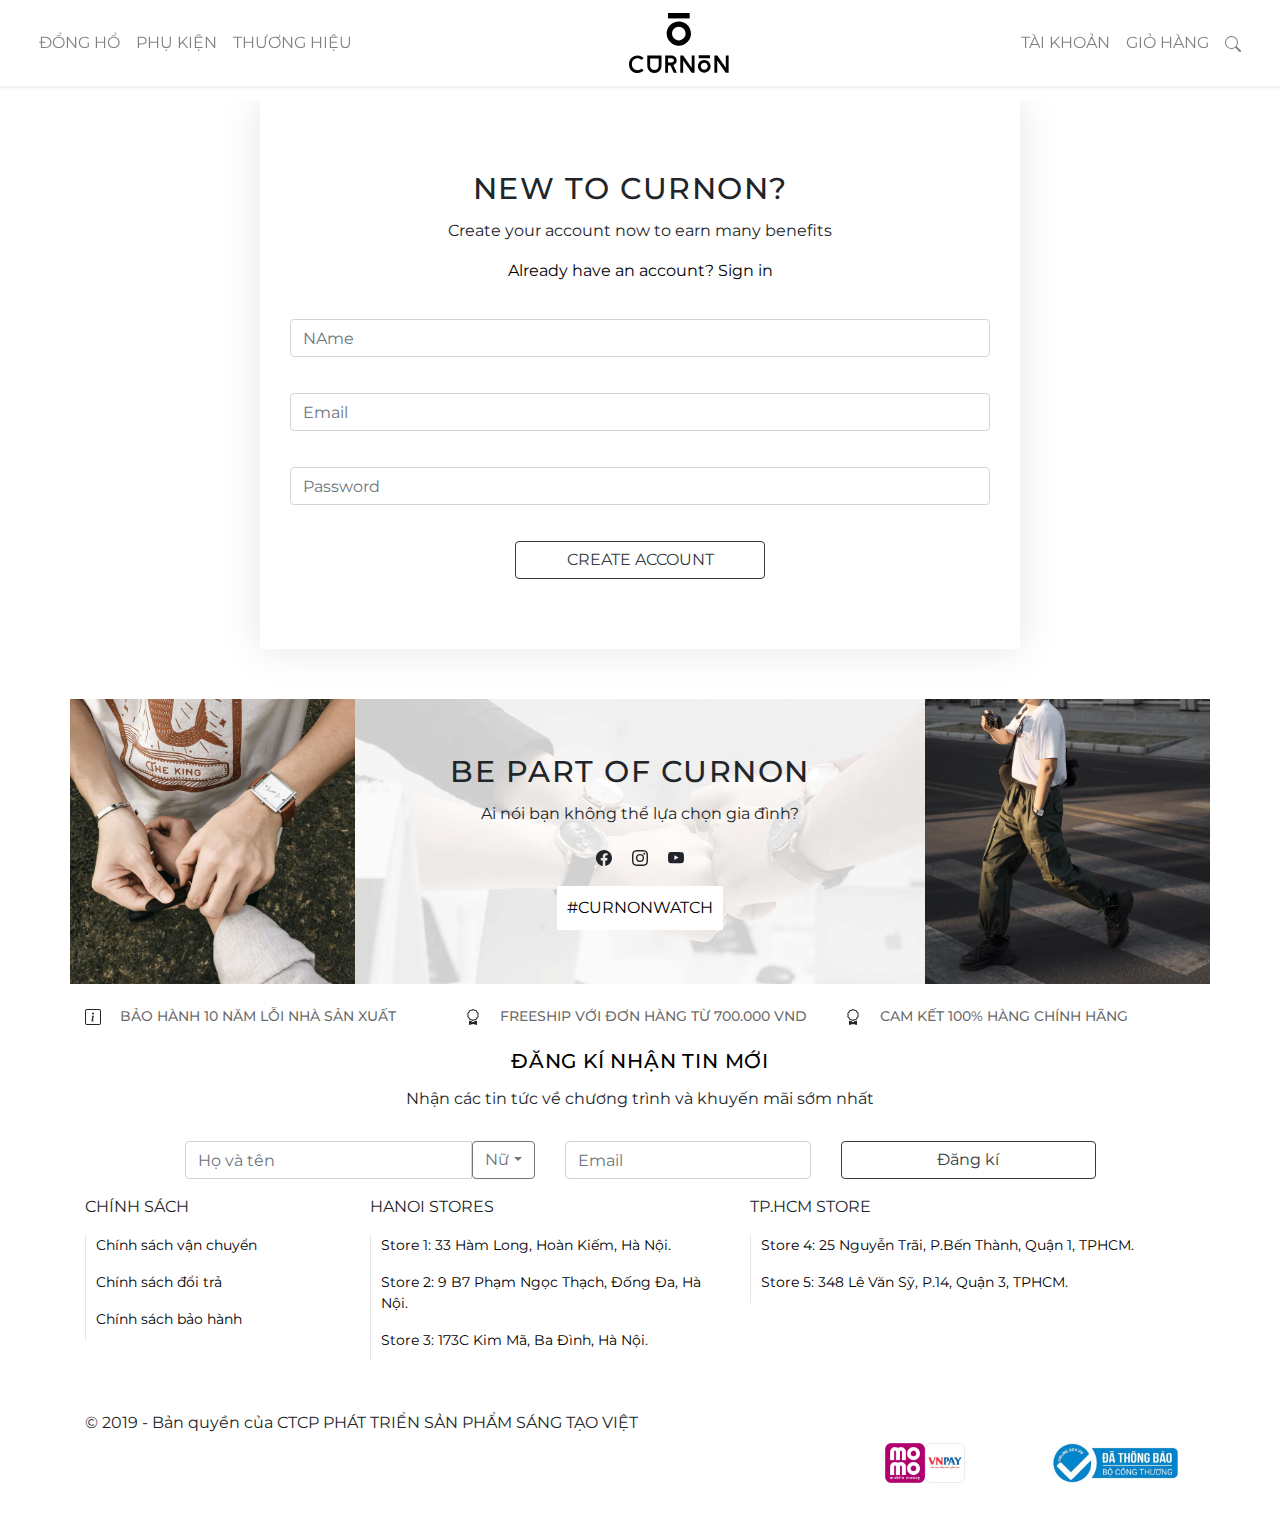
<file: signup.html>
<!DOCTYPE html>
<html lang="en">
<head>
    <meta charset="UTF-8">
    <meta http-equiv="X-UA-Compatible" content="IE=edge">
    <meta name="viewport" content="width=device-width, initial-scale=1.0">
    <meta charset="UTF-8">
    <meta http-equiv="X-UA-Compatible" content="IE=edge">
    <meta name="viewport" content="width=device-width, initial-scale=1.0">
    <title>FINAL PROJECT</title>
    <link href="./css/main.css" rel="stylesheet" />
    <link rel="preconnect" href="https://fonts.googleapis.com">
    <link rel="preconnect" href="https://fonts.gstatic.com" crossorigin>
    <link href="https://fonts.googleapis.com/css2?family=Montserrat&display=swap" rel="stylesheet">
    <link rel="stylesheet" href="https://stackpath.bootstrapcdn.com/bootstrap/4.4.1/css/bootstrap.min.css" integrity="sha384-Vkoo8x4CGsO3+Hhxv8T/Q5PaXtkKtu6ug5TOeNV6gBiFeWPGFN9MuhOf23Q9Ifjh" crossorigin="anonymous">
    <script src="https://ajax.googleapis.com/ajax/libs/jquery/3.5.1/jquery.min.js"></script>
    <script src="https://code.jquery.com/jquery-3.4.1.slim.min.js" integrity="sha384-J6qa4849blE2+poT4WnyKhv5vZF5SrPo0iEjwBvKU7imGFAV0wwj1yYfoRSJoZ+n" crossorigin="anonymous"></script>
    <script src="https://cdn.jsdelivr.net/npm/popper.js@1.16.0/dist/umd/popper.min.js" integrity="sha384-Q6E9RHvbIyZFJoft+2mJbHaEWldlvI9IOYy5n3zV9zzTtmI3UksdQRVvoxMfooAo" crossorigin="anonymous"></script>
    <script src="https://code.jquery.com/jquery-3.6.0.min.js" integrity="sha256-/xUj+3OJU5yExlq6GSYGSHk7tPXikynS7ogEvDej/m4=" crossorigin="anonymous"></script>
    <script src="https://stackpath.bootstrapcdn.com/bootstrap/4.4.1/js/bootstrap.min.js" integrity="sha384-wfSDF2E50Y2D1uUdj0O3uMBJnjuUD4Ih7YwaYd1iqfktj0Uod8GCExl3Og8ifwB6" crossorigin="anonymous"></script>
    <title>LOGIN</title>
</head>
<body>
    <div class="header bg-white navbar-light fixed-top">
        <nav class="navbar navbar-expand-lg navbar-light fixed-top shadow-sm " id="mainNav">
            <div class="container-fluid">
                <button class="navbar-toggler" onclick="openNavLeft()" type="button" data-bs-toggle="collapse" data-bs-target="#navbarSupportedContent" aria-controls="navbarSupportedContent" aria-expanded="false" aria-label="Toggle navigation">
                    <svg xmlns="http://www.w3.org/2000/svg" width="16" height="16" fill="currentColor" class="bi bi-list" viewBox="0 0 16 16">
                        <path fill-rule="evenodd" d="M2.5 12a.5.5 0 0 1 .5-.5h10a.5.5 0 0 1 0 1H3a.5.5 0 0 1-.5-.5zm0-4a.5.5 0 0 1 .5-.5h10a.5.5 0 0 1 0 1H3a.5.5 0 0 1-.5-.5zm0-4a.5.5 0 0 1 .5-.5h10a.5.5 0 0 1 0 1H3a.5.5 0 0 1-.5-.5z"/>
                        </svg>
                </button>
                <div id="mySidepanelLeft" class="sidepanelLeft">
                    <input type="text" class="form-control" placeholder="Tìm kiếm">
                    <a href="javascript:void(0)" class="closebtn" onclick="closeNavLeft()">×</a>
                    <a href="./women.html">ĐỒNG HỒ NAM </a>
                    <a href="./women.html">ĐỒNG HỒ NỮ</a>
                    <a href="./login.html">ĐĂNG NHẬP</a>
                    <a href="./signup.html">ĐĂNG KÍ</a>
                  </div>
                <div class="nav-left header-display" id="navbarResponsive">
                    <ul class="navbar-nav ms-auto me-4 my-3 my-lg-0">
                        <li class="nav-item"><a class="nav-link me-lg-3" href="./women.html">ĐỒNG HỒ</a>
                            <div class="header-hover" style="width: 100%;">
                                <div class="row" style="padding: 50px;">
                                    <div class="col-2">
                                        <ul class="list-group" id="tabs-nav" style="list-style: none">
                                            <a href="#" class="list-group-item list-group-item-action">KHÁM PHÁ</a>
                                            <li> <a href="#tab1" class="list-group-item list-group-item-action list-group-btn" >ĐỒNG HỒ NAM</a>
                                            <li> <a href="#tab2" class="list-group-item list-group-item-action list-group-btn" >ĐỒNG HỒ NỮ</a></li>
                                            <li> <a href="#tab3" class="list-group-item list-group-item-action list-group-btn">ON SALE</a></li>
                                            <li> <a href="#" class="list-group-item list-group-item-action">DÂY ĐỒNG HỒ</a></li>
                        
                                        </ul>
                                    </div> 
                                    <div class="col-10 " id="content-tab">
                                            <!-- Đồng hồ nam -->
                                        <div class="row content-tab" id="#tab1">
                                            <div class="col-4" style="border-left:rgba(0, 0, 0, 0.6)">
                                                <a href="#" class="list-group-item list-group-item-action" style="border: none">MUA THEO BỘ SƯU TẬP</a>
                                                <div class="col-box">
                                                    <div class="col-group">
                                                        <a href="" class="col-group-item">
                                                            <img src="./img/Kashmir_2000px_1x1.png" alt="" class="header-img">
                                                            <h6 class="card-title">KASHMIR</h6>
                                                        </a>
                                                        <a href="" class="col-group-item">
                                                            <img src="./img/Colosseum_2000px_1x1.png" alt="" class="header-img">
                                                            <h6 class="card-title">COLOSSEUM</h6>
                                                        </a>
                                                        <a href="" class="col-group-item">
                                                            <img src="./img/Watches_Line_Art-09.png" alt="" class="header-img">
                                                            <h6 class="card-title">JACKSON</h6>
                                                        </a>
                                                    </div>
                                                    <div class="col-group">
                                                        <a href="" class="col-group-item">
                                                            <img src="./img/Kashmir_2000px_1x1.png" alt="" class="header-img">
                                                            <h6 class="card-title">KASHMIR</h6>
                                                        </a>
                                                        <a href="" class="col-group-item">
                                                            <img src="./img/Colosseum_2000px_1x1.png" alt="" class="header-img">
                                                            <h6 class="card-title">COLOSSEUM</h6>
                                                        </a>
                                                        <a href="" class="col-group-item">
                                                            <img src="./img/Watches_Line_Art-09.png" alt="" class="header-img">
                                                            <h6 class="card-title">JACKSON</h6>
                                                        </a>
                                                    </div>
                                                </div>
                                            </div>
                                            <div class="col-4">
                                                <div class="card card-animation">
                                                    <img src="./img/FuturaNewArrival.jpg" alt="" class="col-3-img ">
                                                    <div class="card-body">
                                                    <h6 class="card-title">NEW ARRIVALS</h6>
                                                    </div>
                                                </div>
                                            </div>
                                            <div class="col-4">
                                                <div class="card  card-animation" >
                                                    <img src="./img/MenBestSeller.jpg" alt="" class="col-3-img">
                                                    <div class="card-body">
                                                    <h6 class="card-title">MEN'S BEST SELLER</h6>
                                                    </div>
                                                </div>
                                                
                                            </div>
                                        </div>
                                            <!-- Đồng hồ nữ -->
                                        <div class="row content-tab" id="#tab2" style="display: none">
                                            <div class="col-4" >
                                                <a href="#" class="list-group-item list-group-item-action" style="border: none">MUA THEO BỘ SƯU TẬP</a>
                                                <div class="col-box">
                                                    <div class="col-group">
                                                        <a href="" class="col-group-item">
                                                            <img src="./img/Melissani_2000px_1x1.png" alt="" class="header-img">
                                                            <h6 class="card-title">Melissani</h6>
                                                        </a>
                                                        <a href="" class="col-group-item">
                                                            <img src="./img/Beverly_2000px_1x1.png" alt="" class="header-img">
                                                            <h6 class="card-title">Beverly</h6>
                                                        </a>
                                                        <a href="" class="col-group-item">
                                                            <img src="./img/Santorini_2000px_1x1.png" alt="" class="header-img">
                                                            <h6 class="card-title">Santorini</h6>
                                                        </a>
                                                    </div>
                                                    <div class="col-group">
                                                        <a href="" class="col-group-item">
                                                            <img src="./img/Kashmir_2000px_1x1.png" alt="" class="header-img">
                                                            <h6 class="card-title">KASHMIR</h6>
                                                        </a>
                                                        <a href="" class="col-group-item">
                                                            <img src="./img/Colosseum_2000px_1x1.png" alt="" class="header-img">
                                                            <h6 class="card-title">COLOSSEUM</h6>
                                                        </a>
                                                        <a href="" class="col-group-item">
                                                            <img src="./img/Watches_Line_Art-09.png" alt="" class="header-img">
                                                            <h6 class="card-title">JACKSON</h6>
                                                        </a>
                                                    </div>
                                                </div>
                                            </div>
                                            <div class="col-4">
                                                <div class="card">
                                                    <img src="./img/NewFlorenge.jpg" alt="" class="col-3-img">
                                                    <div class="card-body">
                                                    <h6 class="card-title">NEW ARRIVALS</h6>
                                                    </div>
                                                </div>
                                            </div>
                                            <div class="col-4">
                                                <div class="card" >
                                                    <img src="./img/WomenBestSeller.jpg" alt="" class="col-3-img">
                                                    <div class="card-body">
                                                    <h6 class="card-title">MEN'S BEST SELLER</h6>
                                                    </div>
                                                </div>
                                                
                                            </div>
                                        </div>
                                        <!-- Sale -->
                                        <div class="row content-tab" id="#tab3" style="display: none">
                                            <div class="col-5">
                                                <img src="./img/Straps.jpg" alt="" class="col-3-img">
                                            </div>
                                            <div class="col-7" style="align-self: center; display: flex;">
                                                <h3 class="card-title"> SPECIAL OFFER: </h3>
                                                <h3 class="card-title" style="color: red; font-weight: bold;"> UP TO 25%</h3>
                                                
                                            </div>
                                        
                                        </div>
                                    </div>
                        
                                </div>
                            </div>
                        </li>
                        <li class="nav-item"><a class="nav-link me-lg-3" href="">PHỤ KIỆN</a>
                            <div class="header-hover" style="width: 100%;">
                                <div class="row " style="padding: 50px;">
                                    <div class="col-2">
                                        <ul class="list-group" style="list-style: none">
                                            <a href="#" class="list-group-item list-group-item-action">KHÁM PHÁ</a>
                                            <li> <a href="#tab1" class="list-group-item list-group-item-action list-group-btn" >VÒNG TAY</a>
                                            <li> <a href="#tab2" class="list-group-item list-group-item-action list-group-btn" >NHẪN</a></li>
                        
                                        </ul>
                                    </div> 
                                    <div class="col-10">
                                            <!-- VÒNG TAY-->
                                        <div class="row ">
                                            <div class="col-6" >
                                                <div class="card card-animation ">
                                                    <img src="./img/MenCuff-1.jpg" alt="" class="card-col-img">
                                                    <div class="card-body">
                                                    <h6 class="card-title">NEW ARRIVALS</h6>
                                                    </div>
                                                </div>
                                            </div>
                                            <div class="col-6">
                                                <div class="card card-animation ">
                                                    <img src="./img/WomenCuffs.jpg" alt="" class="card-col-img">
                                                    <div class="card-body">
                                                    <h6 class="card-title">NEW ARRIVALS</h6>
                                                    </div>
                                                </div>
                                            </div>
                                            
                                        </div>
                                        <!-- nHẪN -->
                                        <!-- <div class="row content-tab" id="#tab2">
                                            <div class="col-4" >
                                                <a href="#" class="list-group-item list-group-item-action" style="border: none">MUA THEO BỘ SƯU TẬP</a>
                                                <div class="col-box">
                                                    <div class="col-group">
                                                        <a href="" class="col-group-item">
                                                            <img src="./img/Melissani_2000px_1x1.png" alt="" class="header-img">
                                                            <h6 class="card-title">Melissani</h6>
                                                        </a>
                                                        <a href="" class="col-group-item">
                                                            <img src="./img/Beverly_2000px_1x1.png" alt="" class="header-img">
                                                            <h6 class="card-title">Beverly</h6>
                                                        </a>
                                                        <a href="" class="col-group-item">
                                                            <img src="./img/Santorini_2000px_1x1.png" alt="" class="header-img">
                                                            <h6 class="card-title">Santorini</h6>
                                                        </a>
                                                    </div>
                                                    <div class="col-group">
                                                        <a href="" class="col-group-item">
                                                            <img src="./img/Kashmir_2000px_1x1.png" alt="" class="header-img">
                                                            <h6 class="card-title">KASHMIR</h6>
                                                        </a>
                                                        <a href="" class="col-group-item">
                                                            <img src="./img/Colosseum_2000px_1x1.png" alt="" class="header-img">
                                                            <h6 class="card-title">COLOSSEUM</h6>
                                                        </a>
                                                        <a href="" class="col-group-item">
                                                            <img src="./img/Watches_Line_Art-09.png" alt="" class="header-img">
                                                            <h6 class="card-title">JACKSON</h6>
                                                        </a>
                                                    </div>
                                                </div>
                                            </div>
                                            <div class="col-4">
                                                <div class="card">
                                                    <img src="./img/NewFlorenge.jpg" alt="" class="col-3-img">
                                                    <div class="card-body">
                                                    <h6 class="card-title">NEW ARRIVALS</h6>
                                                    </div>
                                                </div>
                                            </div>
                                            <div class="col-4">
                                                <div class="card" >
                                                    <img src="./img/WomenBestSeller.jpg" alt="" class="col-3-img">
                                                    <div class="card-body">
                                                    <h6 class="card-title">MEN'S BEST SELLER</h6>
                                                    </div>
                                                </div>
                                                
                                            </div>
                                        </div>  -->
                                    </div>
                                </div>
                            </div>

                        </li>
                        <li class="nav-item"><a class="nav-link me-lg-3" href="#download">THƯƠNG HIỆU</a>

                            <div class="header-hover" style="width: 100%;">
                                <div class="row " style="padding: 50px;">
                                    <div class="col-4">
                                        <div class="col-brand card-animation">
                                            <a href="" class="">
                                                <img src="./img/whynot-iRG.jpg" alt="" class="brand-img">
                                            </a>
                                            
                                        </div>
                                        <div class="brand-text">
                                            <img src="./img/whynot-cBD.png" alt="" class="brand-img-text">
                                            <button type="button" class="btn-edit btn ">KHÁM PHÁ BLOG</button>
                                        </div>

                                    </div>
                                    <div class="col-4">
                                        <div class="col-brand card-animation">
                                            <a href="" class="">
                                                <img src="./img/about-us-wmP.jpg" alt="" class="brand-img">
                                            </a>
                                            
                                        </div>
                                        <div class="brand-text">
                                            <h3 class="card-title" style="color: white;padding-bottom: 20px;font-weight: bold;">ABOUT US</h3>
                                            <button type="button" class="btn-edit btn ">VỀ CHÚNG TÔI</button>
                                        </div>

                                    </div>
                                    <div class="col-4">
                                        <div class="col-brand card-animation">
                                            <a href="" class="">
                                                <img src="./img/longandshort-pwP.jpg" alt="" class="brand-img">
                                            </a>
                                            
                                        </div>
                                        <div class="brand-text">
                                            <h3 class="card-title" style="color: white;padding-bottom: 20px; font-weight: bolder;">LONG AND SHORT</h3>
                                            <button type="button" class="btn-edit btn ">TÌM HIỂU THÊM </button>
                                        </div>

                                    </div>
                                </div>
                            </div>
                        </li>

                    </ul>
                </div>
                <a class="navbar-brand fw-bold " href="./index.html">
                    <img src="./img/logo-mWb.svg" class="img-fluid" alt="...">
                </a>
                <div class="nav-right header-display" id="navbarResponsive">
                    <ul class="navbar-nav ms-auto me-4 my-3 my-lg-0">
                        <li class="nav-item"><a class="nav-link me-lg-3" href="#features">TÀI KHOẢN</a>
                            <div class="dropdown-content">
                                <a href="./login.html" class="">ĐĂNG NHẬP</a>
                                <a href="./signup.html" class="">ĐĂNG KÍ </a>
                            </div>
                        </li>
                        <li class="nav-item"><a class="nav-link me-lg-3" onclick="openNav()" href="#download">
                            GIỎ HÀNG
                        </a>
                            
                        </li>
                        <li class="nav-item"><a class="nav-link me-lg-3" href="#features">
                            <svg xmlns="http://www.w3.org/2000/svg" width="16" height="16" fill="currentColor" class="bi bi-search" viewBox="0 0 16 16">
                                <path d="M11.742 10.344a6.5 6.5 0 1 0-1.397 1.398h-.001c.03.04.062.078.098.115l3.85 3.85a1 1 0 0 0 1.415-1.414l-3.85-3.85a1.007 1.007 0 0 0-.115-.1zM12 6.5a5.5 5.5 0 1 1-11 0 5.5 5.5 0 0 1 11 0z"/>
                            </svg>
                        </a> </li>
                    </ul>
                </div>
                <button class="navbar-toggler" onclick="openNav()" type="button" data-bs-toggle="collapse" data-bs-target="#navbarSupportedContent" aria-controls="navbarSupportedContent" aria-expanded="false" aria-label="Toggle navigation">
                    <svg xmlns="http://www.w3.org/2000/svg" width="16" height="16" fill="currentColor" class="bi bi-bag" viewBox="0 0 16 16">
                        <path d="M8 1a2.5 2.5 0 0 1 2.5 2.5V4h-5v-.5A2.5 2.5 0 0 1 8 1zm3.5 3v-.5a3.5 3.5 0 1 0-7 0V4H1v10a2 2 0 0 0 2 2h10a2 2 0 0 0 2-2V4h-3.5zM2 5h12v9a1 1 0 0 1-1 1H3a1 1 0 0 1-1-1V5z"/>
                    </svg>
                </button>

                <div id="mySidepanel" class="sidepanel">
                                <div class="side-header">
                                    <div class="side-left">
                                        <h3 class="card-title">GIỎ HÀNG CỦA BẠN</h3>
                                    </div>
                                    <div class="side-right">
                                        <a href="javascript:void(0)" class="closebtn" onclick="closeNav()">
                                            <h3 class="card-title">x</h3>      
                                        </a>
                                    </div>
                                </div>
                                    <!-- <div class="side-body-none">
                                        <span class="card-title">
                                            Hiện tại chưa có sản phẩm nào trong giỏ hàng của bạn
                                        </span>
                                        
                                       <a href="#">
                                        <button type="button" class="btn btn-dark">TIẾP TỤC MUA SẮM</button>
                                       </a>
                                    </div> -->
                                    <div class="side-body">
                                        <div class="cart-row">
                                            <span class="cart-item cart-header cart-column">Sản Phẩm</span>
                                            <span class="cart-price cart-header cart-column">Giá</span>
                                            <span class="cart-quantity cart-header cart-column">Số Lượng</span>
                                        </div>
    
                                        <div class="cart-items">
    
                                        </div>
                                            
                                        
                                    </div>
                                
                                <div class="side-service">
                                    <div class="cart-footer">
                                        <div class="side-left">
                                            <span class="cart-item cart-header ">Thành tiền</span>
                                        </div>
                                        <div class="side-right">
                                            <span class="cart-item cart-header  cart-total-price">0</span>
                                            <!-- <h5 class="card-title cart-total-price" style="font-weight: bold; color: black;"> 2.229.000 đ</h5> -->
                                        </div>
                                    </div>
                                    <div class="side-service-box">
                                        <div class="side-service-group">
                                            <svg xmlns="http://www.w3.org/2000/svg" width="16" height="16" fill="currentColor" class="bi bi-truck" viewBox="0 0 16 16" style="width: 50px; height: 50px;">
                                                <path d="M0 3.5A1.5 1.5 0 0 1 1.5 2h9A1.5 1.5 0 0 1 12 3.5V5h1.02a1.5 1.5 0 0 1 1.17.563l1.481 1.85a1.5 1.5 0 0 1 .329.938V10.5a1.5 1.5 0 0 1-1.5 1.5H14a2 2 0 1 1-4 0H5a2 2 0 1 1-3.998-.085A1.5 1.5 0 0 1 0 10.5v-7zm1.294 7.456A1.999 1.999 0 0 1 4.732 11h5.536a2.01 2.01 0 0 1 .732-.732V3.5a.5.5 0 0 0-.5-.5h-9a.5.5 0 0 0-.5.5v7a.5.5 0 0 0 .294.456zM12 10a2 2 0 0 1 1.732 1h.768a.5.5 0 0 0 .5-.5V8.35a.5.5 0 0 0-.11-.312l-1.48-1.85A.5.5 0 0 0 13.02 6H12v4zm-9 1a1 1 0 1 0 0 2 1 1 0 0 0 0-2zm9 0a1 1 0 1 0 0 2 1 1 0 0 0 0-2z"/>
                                                </svg>
                                                <span class="card-title" style=" color: black; margin-left: 30px;">FREESHIP VỚI ĐƠN HÀNG TỪ 700.000 VND</span>
                                        </div>
                                        <div class="side-service-group">
                                            <svg xmlns="http://www.w3.org/2000/svg" width="16" height="16" fill="currentColor" class="bi bi-award" viewBox="0 0 16 16" style="width: 50px; height: 50px; ">
                                                <path d="M9.669.864 8 0 6.331.864l-1.858.282-.842 1.68-1.337 1.32L2.6 6l-.306 1.854 1.337 1.32.842 1.68 1.858.282L8 12l1.669-.864 1.858-.282.842-1.68 1.337-1.32L13.4 6l.306-1.854-1.337-1.32-.842-1.68L9.669.864zm1.196 1.193.684 1.365 1.086 1.072L12.387 6l.248 1.506-1.086 1.072-.684 1.365-1.51.229L8 10.874l-1.355-.702-1.51-.229-.684-1.365-1.086-1.072L3.614 6l-.25-1.506 1.087-1.072.684-1.365 1.51-.229L8 1.126l1.356.702 1.509.229z"/>
                                                <path d="M4 11.794V16l4-1 4 1v-4.206l-2.018.306L8 13.126 6.018 12.1 4 11.794z"/>
                                            </svg>
                                            <span class="card-title" style=" color: black; margin-left: 30px;">CAM KẾT 100% HÀNG CHÍNH HÃNG</span>
                                        </div>
                                    </div>
                                    
                                </div>

                </div>

            </div>        
        </nav> 
        
        
    </div>

    <div class="body">
        <div class="container margin-top" >
            <div class="row justify-content-md-center">
                <div class="col-lg-8 col-12 login-group" >
                    <div class="container login-padding">
                        <h3 class="card-title" style="text-align: center;">NEW TO CURNON?
                        </h3>
                        <p class="text" style="text-align: center;">
                            Create your account now to earn many benefits
                        </p>
                        <a href="./login.html" class="">
                            <p class="text" style="text-align:center; color: black;">Already have an account? Sign in</p>
                        </a>
                        <form>
                            <div class="mb-3 padding-top" >
                              <input type="text" class="form-control fullname" placeholder="NAme" aria-label="Email" aria-describedby="basic-addon1">
                              <p id="err-fullname"></p>
                            </div>
                            <div class="mb-3 padding-top">
                                <input type="text" class="form-control email" placeholder="Email" aria-label="Password" aria-describedby="basic-addon1">                        
                                <p id="err-email"></p>
                            </div>
                            <div class="mb-3 padding-top">
                                <input type="text" class="form-control password" placeholder="Password" aria-label="Password" aria-describedby="basic-addon1">                        
                                <p id="err-password"></p>
                            </div>
                            
                            <div class="form-btn padding-top">
                                <button type="button" class="btn btn-outline-dark" style="width: 250px;">CREATE ACCOUNT</button>
                            </div>
                        </form>
                    </div>
                    
                    
                </div>
                
            </div>
        </div>
        <div class="body-6 margin-top">
            <div class="container">
                <div class="row " >
                    <div class="col-md-3 mobile-row" style="padding: 0px;">
                        <img src="./img/part_of_curnon_1-mCk.jpg" alt="" class="story-img">
                        <!-- <div class="body6-img" style="background-image: url('./img/part_of_curnon_1-mCk.jpg');"></div> -->
                    </div>
                    <div class="col-md-12 col-sm-12 col-lg-6 position" style="padding: 0px;">
                        <img src="./img/background-v4U.png" alt="" class="story-img" style="height: 100%; position: relative;">
                        <div class="body-6-box">
                            <div class="body-6-text">
                                <h3 class="card-title">BE PART OF CURNON</h3>
                                <span class="text">Ai nói bạn không thể lựa chọn gia đình?                    </span>
                                <div class="icon-box">
                                    <svg xmlns="http://www.w3.org/2000/svg" width="16" height="16" fill="currentColor" class="bi bi-facebook" viewBox="0 0 16 16">
                                        <path d="M16 8.049c0-4.446-3.582-8.05-8-8.05C3.58 0-.002 3.603-.002 8.05c0 4.017 2.926 7.347 6.75 7.951v-5.625h-2.03V8.05H6.75V6.275c0-2.017 1.195-3.131 3.022-3.131.876 0 1.791.157 1.791.157v1.98h-1.009c-.993 0-1.303.621-1.303 1.258v1.51h2.218l-.354 2.326H9.25V16c3.824-.604 6.75-3.934 6.75-7.951z"/>
                                    </svg>
                                    <svg xmlns="http://www.w3.org/2000/svg" width="16" height="16" fill="currentColor" class="bi bi-instagram" viewBox="0 0 16 16">
                                        <path d="M8 0C5.829 0 5.556.01 4.703.048 3.85.088 3.269.222 2.76.42a3.917 3.917 0 0 0-1.417.923A3.927 3.927 0 0 0 .42 2.76C.222 3.268.087 3.85.048 4.7.01 5.555 0 5.827 0 8.001c0 2.172.01 2.444.048 3.297.04.852.174 1.433.372 1.942.205.526.478.972.923 1.417.444.445.89.719 1.416.923.51.198 1.09.333 1.942.372C5.555 15.99 5.827 16 8 16s2.444-.01 3.298-.048c.851-.04 1.434-.174 1.943-.372a3.916 3.916 0 0 0 1.416-.923c.445-.445.718-.891.923-1.417.197-.509.332-1.09.372-1.942C15.99 10.445 16 10.173 16 8s-.01-2.445-.048-3.299c-.04-.851-.175-1.433-.372-1.941a3.926 3.926 0 0 0-.923-1.417A3.911 3.911 0 0 0 13.24.42c-.51-.198-1.092-.333-1.943-.372C10.443.01 10.172 0 7.998 0h.003zm-.717 1.442h.718c2.136 0 2.389.007 3.232.046.78.035 1.204.166 1.486.275.373.145.64.319.92.599.28.28.453.546.598.92.11.281.24.705.275 1.485.039.843.047 1.096.047 3.231s-.008 2.389-.047 3.232c-.035.78-.166 1.203-.275 1.485a2.47 2.47 0 0 1-.599.919c-.28.28-.546.453-.92.598-.28.11-.704.24-1.485.276-.843.038-1.096.047-3.232.047s-2.39-.009-3.233-.047c-.78-.036-1.203-.166-1.485-.276a2.478 2.478 0 0 1-.92-.598 2.48 2.48 0 0 1-.6-.92c-.109-.281-.24-.705-.275-1.485-.038-.843-.046-1.096-.046-3.233 0-2.136.008-2.388.046-3.231.036-.78.166-1.204.276-1.486.145-.373.319-.64.599-.92.28-.28.546-.453.92-.598.282-.11.705-.24 1.485-.276.738-.034 1.024-.044 2.515-.045v.002zm4.988 1.328a.96.96 0 1 0 0 1.92.96.96 0 0 0 0-1.92zm-4.27 1.122a4.109 4.109 0 1 0 0 8.217 4.109 4.109 0 0 0 0-8.217zm0 1.441a2.667 2.667 0 1 1 0 5.334 2.667 2.667 0 0 1 0-5.334z"/>
                                    </svg>
                                    <svg xmlns="http://www.w3.org/2000/svg" width="16" height="16" fill="currentColor" class="bi bi-youtube" viewBox="0 0 16 16">
                                        <path d="M8.051 1.999h.089c.822.003 4.987.033 6.11.335a2.01 2.01 0 0 1 1.415 1.42c.101.38.172.883.22 1.402l.01.104.022.26.008.104c.065.914.073 1.77.074 1.957v.075c-.001.194-.01 1.108-.082 2.06l-.008.105-.009.104c-.05.572-.124 1.14-.235 1.558a2.007 2.007 0 0 1-1.415 1.42c-1.16.312-5.569.334-6.18.335h-.142c-.309 0-1.587-.006-2.927-.052l-.17-.006-.087-.004-.171-.007-.171-.007c-1.11-.049-2.167-.128-2.654-.26a2.007 2.007 0 0 1-1.415-1.419c-.111-.417-.185-.986-.235-1.558L.09 9.82l-.008-.104A31.4 31.4 0 0 1 0 7.68v-.123c.002-.215.01-.958.064-1.778l.007-.103.003-.052.008-.104.022-.26.01-.104c.048-.519.119-1.023.22-1.402a2.007 2.007 0 0 1 1.415-1.42c.487-.13 1.544-.21 2.654-.26l.17-.007.172-.006.086-.003.171-.007A99.788 99.788 0 0 1 7.858 2h.193zM6.4 5.209v4.818l4.157-2.408L6.4 5.209z"/>
                                    </svg>
                                </div>
                                <span class="cart-text">#CURNONWATCH </span>
                            </div>
                            
                        </div>
                    </div>
                    <div class="col-md-3 mobile-row" style="padding: 0px;">
                        <img src="./img/part_of_curnon_3-4DR.jpg" alt="" class="story-img">
                    </div>
                    
                </div>
                <div class="row">
                    <div class="container">
                        <div class="row body6-padding">
                            <div class="col-md-4 col-sm-12 body6-row-2">
                                <span>
                                    <svg xmlns="http://www.w3.org/2000/svg" width="16" height="16" fill="currentColor" class="bi bi-info-square" viewBox="0 0 16 16">
                                        <path d="M14 1a1 1 0 0 1 1 1v12a1 1 0 0 1-1 1H2a1 1 0 0 1-1-1V2a1 1 0 0 1 1-1h12zM2 0a2 2 0 0 0-2 2v12a2 2 0 0 0 2 2h12a2 2 0 0 0 2-2V2a2 2 0 0 0-2-2H2z"/>
                                        <path d="m8.93 6.588-2.29.287-.082.38.45.083c.294.07.352.176.288.469l-.738 3.468c-.194.897.105 1.319.808 1.319.545 0 1.178-.252 1.465-.598l.088-.416c-.2.176-.492.246-.686.246-.275 0-.375-.193-.304-.533L8.93 6.588zM9 4.5a1 1 0 1 1-2 0 1 1 0 0 1 2 0z"/>
                                        </svg>
                                </span>
                                
                                <span class="card-title">BẢO HÀNH 10 NĂM LỖI NHÀ SẢN XUẤT</span>
                            </div>
                            <div class="col-md-4 col-sm-12 body6-row-2">
                                <span>
                                    <svg xmlns="http://www.w3.org/2000/svg" width="16" height="16" fill="currentColor" class="bi bi-award" viewBox="0 0 16 16">
                                        <path d="M9.669.864 8 0 6.331.864l-1.858.282-.842 1.68-1.337 1.32L2.6 6l-.306 1.854 1.337 1.32.842 1.68 1.858.282L8 12l1.669-.864 1.858-.282.842-1.68 1.337-1.32L13.4 6l.306-1.854-1.337-1.32-.842-1.68L9.669.864zm1.196 1.193.684 1.365 1.086 1.072L12.387 6l.248 1.506-1.086 1.072-.684 1.365-1.51.229L8 10.874l-1.355-.702-1.51-.229-.684-1.365-1.086-1.072L3.614 6l-.25-1.506 1.087-1.072.684-1.365 1.51-.229L8 1.126l1.356.702 1.509.229z"/>
                                        <path d="M4 11.794V16l4-1 4 1v-4.206l-2.018.306L8 13.126 6.018 12.1 4 11.794z"/>
                                    </svg>
                                </span>
                               
                                  <span class="card-title">FREESHIP VỚI ĐƠN HÀNG TỪ 700.000 VND</span>
                            </div>
                            <div class="col-md-4 col-sm-12 body6-row-2">
                                <span>
                                    <svg xmlns="http://www.w3.org/2000/svg" width="16" height="16" fill="currentColor" class="bi bi-award" viewBox="0 0 16 16">
                                        <path d="M9.669.864 8 0 6.331.864l-1.858.282-.842 1.68-1.337 1.32L2.6 6l-.306 1.854 1.337 1.32.842 1.68 1.858.282L8 12l1.669-.864 1.858-.282.842-1.68 1.337-1.32L13.4 6l.306-1.854-1.337-1.32-.842-1.68L9.669.864zm1.196 1.193.684 1.365 1.086 1.072L12.387 6l.248 1.506-1.086 1.072-.684 1.365-1.51.229L8 10.874l-1.355-.702-1.51-.229-.684-1.365-1.086-1.072L3.614 6l-.25-1.506 1.087-1.072.684-1.365 1.51-.229L8 1.126l1.356.702 1.509.229z"/>
                                        <path d="M4 11.794V16l4-1 4 1v-4.206l-2.018.306L8 13.126 6.018 12.1 4 11.794z"/>
                                    </svg>
                                </span>
                                
                                <span class="card-title">CAM KẾT 100% HÀNG CHÍNH HÃNG</span>
                            </div>  
                        </div>
                        
                    </div>
                    
                </div>
            </div>
            
        </div>
        <div class="body-newsletter">
            <h5 class="card-title">ĐĂNG KÍ NHẬN TIN MỚI</h5>
            <span class="card-text">Nhận các tin tức về chương trình và khuyến mãi sớm nhất            </span>
            <div class="container">
                <div class="row justify-content-md-center">
                  <div class="col-sm-12 col-md-12 col-lg-4">
                    <div class="input-group mb-3">
                        <input type="text" class="form-control" placeholder="Họ và tên" aria-label="Recipient's username" aria-describedby="basic-addon2">
                        <button class="btn btn-outline-secondary dropdown-toggle" type="button" data-bs-toggle="dropdown" aria-expanded="false">Nữ</button>
                        <ul class="dropdown-menu dropdown-menu-end">
                          <li><a class="dropdown-item" href="#">Nam</a></li>
                          <li><a class="dropdown-item" href="#">Nữ</a></li>
                        </ul>
                      </div>
                  </div>
                  <div class="col-sm-12 col-md-12 col-lg-auto">
                    <input type="text" class="form-control" placeholder="Email" aria-label="Recipient's username" aria-describedby="basic-addon2">
                  </div>
                  <div class="col-sm-12 col-md-12 col-lg-3">
                    <button type="button" class="btn btn-outline-dark btn-responsive">Đăng kí</button>

                  </div>
                </div>
            </div>
            <div class="container mobile-row">
                <div class="row">
                    <div class="col-3 ">
                        <span class="card-text">CHÍNH SÁCH</span>
                        <div class="news-box">
                            <p class="card-text">Chính sách vận chuyển</p>
                            <p class="card-text">Chính sách đổi trả</p>
                            <p class="card-text">Chính sách bảo hành</p>
                        </div>
                    </div>
                    <div class="col-4">
                        <span class="card-text">HANOI STORES</span>
                        <div class="news-box">
                            <p class="card-text">Store 1: 33 Hàm Long, Hoàn Kiếm, Hà Nội.</p>
                            <p class="card-text">Store 2: 9 B7 Phạm Ngọc Thạch, Đống Đa, Hà Nội.</p>
                            <p class="card-text">Store 3: 173C Kim Mã, Ba Đình, Hà Nội.</p>
                        </div>
                    </div>
                    <div class="col-5">
                        <span class="card-text">TP.HCM STORE</span>
                        <div class="news-box">
                            <p class="card-text">Store 4: 25 Nguyễn Trãi, P.Bến Thành, Quận 1, TPHCM.</p>
                            <p class="card-text">Store 5: 348 Lê Văn Sỹ, P.14, Quận 3, TPHCM.</p>
                        </div>
                    </div>
                </div>
            </div>
        </div>  
    </div>

    <div class="footer margin-top">
        <div class="container">
            <div class="row">
                <div class="col-md-8 col-sm-12">
                    <span class="card-text">
                        © 2019 - Bản quyền của CTCP PHÁT TRIỂN SẢN PHẨM SÁNG TẠO VIỆT
                    </span>
                    <p class="card-text">
                        Giấy chứng nhận ĐKKD số 0108150321 do Sở Kế hoạch và Đầu tư Thành phố Hà Nội cấp ngày 29/01/2018 123C Thụy Khuê, Tây Hồ, Hà Nội
                    </p>
                </div>
                <div class="col-md-2 responsive mobile-row" style="flex-direction: row;">
                    <img src="./img/momo-tS5.png" alt="" class="footer-img mobile-row">
                    <img src="./img/vnpay-bBZ.png" alt="" class="footer-img mobile-row">
                </div>
                <div class="col-md-2 responsive mobile-row">
                    <img src="./img/bct-5Sz.png" alt="" class="footer-img mobile-row">
                </div>
            </div>
        </div>
    </div> 
    </div>
    <script src="./js/cart.js"></script>
    <script src="./js/java.js"></script>
    <script src="./js/signup.js"></script>
</body>
</html>
</file>
<file: css/main.css>
@media (max-width: 440px) {
  .header-display {
    display: none;
  }
}
@media (min-width: 440px) and (max-width: 992px) {
  .header-display {
    display: none;
  }
}

@media (max-width: 440px) {
  .body-banner-desktop {
    display: none;
  }
}

@media (min-width: 1024px) {
  .body-banner-mobile {
    display: none;
  }
}
@media (min-width: 440px) and (max-width: 992px) {
  .body-banner-mobile {
    display: none;
  }
}

@media (max-width: 440px) {
  .banner-box {
    width: 100%;
    justify-content: flex-end;
    padding: 32px 0;
  }
}
@media (min-width: 1024px) {
  .banner-box {
    width: 50%;
    padding: 0 8px;
    justify-content: center;
  }
}
@media (min-width: 440px) and (max-width: 992px) {
  .banner-box {
    width: 100%;
    padding: 0 8px;
    display: flex;
    justify-content: center;
    align-items: flex-start;
  }
}

@media (max-width: 440px) {
  .banner-box-mobile {
    width: 100%;
    justify-content: flex-end;
    display: flex;
    height: 65%;
    position: absolute;
    bottom: 2%;
    flex-direction: column;
    align-items: center;
    background: linear-gradient( -180deg, rgba(0, 0, 0, 0) 0%, #000000 80%);
  }
}
@media (max-width: 440px) {
  .banner-box:nth-child(2) {
    display: none;
  }
}
@media (min-width: 440px) and (max-width: 992px) {
  .banner-box:nth-child(2) {
    display: none;
  }
}

@media (max-width: 440px) {
  .banner-box:nth-child(3) {
    display: none;
  }
}
@media (min-width: 440px) and (max-width: 992px) {
  .banner-box:nth-child(3) {
    display: none;
  }
}


@media (max-width: 440px) {
  h1.card-title {
    font-size: 22px;
    line-height: 32px;
    text-align: center;
    margin-top: 0px;
    letter-spacing: 0.04em;
  }
}
@media (min-width: 440px) and (max-width: 992px) {
  h1.card-title {
    font-size: 25px;
    line-height: 30px;
    text-align: left;
  }
}
@media (min-width: 1024px) {
  h1.card-title {
    font-size: 38px;
    line-height: 46px;
    text-align: left;
  }
}

@media (max-width: 440px) {
  p.card-text {
    display: none;
  }
}
@media (min-width: 440px) and (max-width: 992px) {
  p.card-text {
    display: none;
  }
}

@media (max-width: 440px) {
  .title-discount > p.card-title {
    text-align: center;
  }
}

@media (max-width: 440px) {
  .margin-mobile {
    margin: 10px;
  }
}
@media (min-width: 440px) and (max-width: 992px) {
  .margin-mobile {
    margin: 10px;
  }
}

@media (min-width: 1024px) {
  .padding-desktop {
    padding: 24px 0px;
  }
}

@media (max-width: 440px) {
  .category {
    padding: 0px;
  }
}

@media (min-width: 1024px) {
  .item-padding {
    padding: 20px;
  }
}

@media (min-width: 1024px) {
  h3.card-title {
    font-size: 30px;
    line-height: 37px;
  }
}
@media (max-width: 440px) {
  h3.card-title {
    font-size: 20px;
    line-height: 24px;
  }
}

@media (min-width: 1024px) {
  .item-discount {
    top: 0%;
    left: 5%;
  }
}
@media (max-width: 440px) {
  .item-discount {
    top: 0%;
    left: 10%;
  }
}
@media (max-width: 440px) {
  .item-discount {
    top: 0%;
    left: 10%;
  }
}

@media (max-width: 440px) {
  .banner-desktop {
    display: none;
  }
}


@media (max-width: 440px) {
  .body4-banner-desktop {
    display: none;
  }
}
@media (min-width: 440px) and (max-width: 992px) {
  .body4-banner-desktop {
    display: none;
  }
}


@media (min-width: 1024px) {
  h2.card-title {
    font-size: 38px;
    line-height: 46px;
    text-align: left;
    margin-bottom: 0;
  }
}
@media (max-width: 440px) {
  h2.card-title {
    text-align: center;
    font-size: 20px;
    line-height: 30px;
    margin-bottom: 8px;
  }
}
@media (min-width: 440px) and (max-width: 992px) {
  h2.card-title {
    font-size: 30px;
    line-height: 35px;
    text-align: left;
    margin-bottom: 0;
  }
}

@media (max-width: 440px) {
  .row > .banner-box {
    align-items: center;
  }
}

@media (max-width: 440px) {
  .mobile-row {
    display: none;
  }
}
@media (min-width: 440px) and (max-width: 992px) {
  .mobile-row {
    display: none;
  }
}


@media (max-width: 440px) {
  .our-product-img {
    object-fit: cover;
    background-position: center;
    border-radius: 50%;
  }
}

@media (max-width: 440px) {
  .our-product-left {
    height: 300px;
    width: 300px;
  }
}
@media (min-width: 1024px) {
  .our-product-left {
    height: 500px;
    width: 500px;
  }
}
@media  (min-width: 440px) and (max-width: 992px)  {
  .our-product-left {
    height: 300px;
    width: 300px;
  }
}


@media (max-width: 440px) {
  .our-product-img {
    height: 300px;
    width: 300px;
  }
}
@media (min-width: 1024px) {
  .our-product-img {
    height: 500px;
    width: 500px;
  }
}

@media (max-width: 440px) {
  .our-product-box {
    display: flex;
    justify-content: center;
    align-items: center;
  }
  .col-box-text{
    display: flex;
    justify-content: center;
    align-items: center;
  }
}
@media (max-width: 440px) {
  .col-box-text{
    display: flex;
    justify-content: center;
    align-items: center;
  }
}
@media (min-width: 440px) and (max-width: 992px) {
  .our-product-box {
    display: flex;
    justify-content: center;
    align-items: center;
  }
  .col-box-text{
    display: flex;
    justify-content: center;
    align-items: center;
  }
}
@media (min-width: 440px) and (max-width: 992px) {

  .col-box-text{
    display: flex;
    justify-content: center;
    align-items: center;
  }
}

@media (max-width: 440px) {
  .story-text {
    width: 100%;
  }
}

@media (min-width: 1024px) {
  .margin-top {
    margin-top: 50px;
  }
}
@media (min-width: 440px) and (max-width: 992px) {
  .margin-top {
    margin-top: 30px;
  }
}
@media (max-width: 440px) {
  .margin-top {
    margin-top: 15px;
  }
}

@media (min-width: 1024px) {
  .body6-row-2 > span.card-title {
    margin-left: 15px;
  }
}
@media (max-width: 440px) {
  .body6-row-2 > span.card-title {
    margin-left: 10px;
  }
}

@media (max-width: 440px) {
  .body6-row-2 {
    display: flex;
    justify-content: center;
    align-self: center;
  }
}

@media (max-width: 440px) {
  .body-newsletter > span.card-text,
.col-sm-12 > span.card-text {
    text-align: center;
    width: 80%;
  }
}

@media (max-width: 440px) {
  .btn-responsive {
    margin-top: 20px;
  }
}
@media (min-width: 440px) and (max-width: 992px) {
  .btn-responsive {
    margin-top: 30px;
  }
}

@media (max-width: 440px) {
  .banner-box-js {
    display: flex;
    justify-content: center;
    align-items: center;
  }
}
@media (min-width: 1024px) {
  .banner-box-js {
    padding: 50px 0px;
  }
}

@media (min-width: 1024px) {
  .mobile-dot {
    display: none;
  }
}

@media (max-width: 440px) {
  .header-hover {
    display: none;
  }
}

@media (max-width: 440px) {
  .side-header > h3.card-title {
    display: none;
  }
}
@media (min-width: 440px) and (max-width: 992px) {
  .side-header > h3.card-title {
    display: none;
  }
}




/*  */
@media (max-width: 440px) {
  .side-body {
    height: auto;
  }
}

@media (max-width: 440px) {
  .header-display {
    display: none;
  }
}
@media (min-width: 440px) and (max-width: 992px) {
  .header-display {
    display: none;
  }
}

@media (max-width: 440px) {
  .body-banner-desktop {
    display: none;
  }
}

@media (min-width: 1024px) {
  .body-banner-mobile {
    display: none;
  }
}
@media (min-width: 440px) and (max-width: 992px) {
  .body-banner-mobile {
    display: b;
  }
}

@media (max-width: 440px) {
  .banner-box {
    width: 100%;
    justify-content: flex-end;
    padding: 32px 0;
  }
}
@media (min-width: 1024px) {
  .banner-box {
    width: 50%;
    padding: 0 8px;
    justify-content: center;
  }
}
@media (min-width: 440px) and (max-width: 992px) {
  .banner-box {
    width: 100%;
    padding: 0 20px;
    display: flex;
    justify-content: center;
    align-items: flex-start;
}
}

@media (max-width: 440px) {
  .banner-box:nth-child(2) {
    display: none;
  }
}
@media (min-width: 440px) and (max-width: 992px) {
  .banner-box:nth-child(2) {
    display: none;
  }
}

@media (max-width: 440px) {
  .banner-box:nth-child(3) {
    display: none;
  }
}
@media (min-width: 440px) and (max-width: 992px) {
  .banner-box:nth-child(3) {
    display: none;
  }
}


@media (max-width: 440px) {
  h1.card-title {
    font-size: 22px;
    line-height: 32px;
    text-align: center;
    margin-top: 0px;
    letter-spacing: 0.04em;
  }
}
@media (min-width: 440px) and (max-width: 992px) {
  h1.card-title {
    font-size: 25px;
    line-height: 30px;
    text-align: left;
  }
}
@media (min-width: 1024px) {
  h1.card-title {
    font-size: 38px;
    line-height: 46px;
    text-align: left;
  }
}

@media (max-width: 440px) {
  p.card-text {
    display: none;
  }
}
@media (min-width: 440px) and (max-width: 992px) {
  p.card-text {
    display: none;
  }
}

@media (max-width: 440px) {
  .title-discount > p.card-title {
    text-align: center;
  }
}

@media (max-width: 440px) {
  .margin-mobile {
    margin: 10px;
  }
}
@media (min-width: 440px) and (max-width: 992px) {
  .margin-mobile {
    margin: 10px;
  }
}

@media (min-width: 1024px) {
  .padding-desktop {
    padding: 24px 0px;
  }
}

@media (max-width: 440px) {
  .category {
    padding: 0px;
  }
}

@media (min-width: 1024px) {
  .item-padding {
    padding: 20px;
  }
}

@media (min-width: 1024px) {
  h3.card-title {
    font-size: 30px;
    line-height: 37px;
  }
}
@media (max-width: 440px) {
  h3.card-title {
    font-size: 20px;
    line-height: 24px;
  }
}

@media (min-width: 1024px) {
  .item-discount {
    top: 0%;
    left: 5%;
  }
}
@media (max-width: 440px) {
  .item-discount {
    top: 0%;
    left: 10%;
  }
}
@media (max-width: 440px) {
  .item-discount {
    top: 0%;
    left: 10%;
  }
}




@media (max-width: 440px) {
  .body4-banner-desktop {
    display: none;
  }
}
@media (min-width: 440px) and (max-width: 992px) {
  .body4-banner-desktop {
    display: none;
  }
}

@media (min-width: 1024px) {
  .body4-banner-mobile {
    display: none;
  }
}
.body4-banner-mobile{
  position: absolute;
      top: 0;
      left: 0;
      width: 100%;
      height: 100%;
      background-position: center;
      z-index: 1;
      background-size: cover;
      image-rendering: optimizeQuality;
}
.body4-banner-mobile::before{
  content: "";
  display: block;
  position: absolute;
  top: 0;
  left: 0;
  width: 100%;
  height: 100%;
  background: rgba(0,0,0,0.5);
      
}

@media (min-width: 1024px) {
  h2.card-title {
    font-size: 38px;
    line-height: 46px;
    text-align: left;
    margin-bottom: 0;
  }
}
@media (max-width: 440px) {
  h2.card-title {
    text-align: center;
    font-size: 25px;
    line-height: 30px;
    margin-bottom: 8px;
  }
}
@media (min-width: 440px) and (max-width: 992px) {
  h2.card-title {
    font-size: 30px;
    line-height: 35px;
    text-align: left;
    margin-bottom: 0;
  }
}

@media (max-width: 440px) {
  .row > .banner-box {
    align-items: center;
  }
}

@media (max-width: 440px) {
  .mobile-row {
    display: none;
  }
}
@media (min-width: 440px) and (max-width: 992px) {
  .mobile-row {
    display: none;
  }
}


@media (max-width: 440px) {
  .our-product-img {
    object-fit: cover;
    background-position: center;
    border-radius: 50%;
  }
}

@media (max-width: 440px) {
  .our-product-left {
    height: 300px;
    width: 300px;
  }
}
@media (min-width: 1024px) {
  .our-product-left {
    height: 500px;
    width: 500px;
  }
}

@media (max-width: 440px) {
  .our-product-img {
    height: 300px;
    width: 300px;
  }
}
@media (min-width: 1024px) {
  .our-product-img {
    height: 500px;
    width: 500px;
  }
}

@media (max-width: 440px) {
  .our-product-box {
    display: flex;
    justify-content: center;
    align-items: center;
  }
}
@media (min-width: 440px) and (max-width: 992px) {
  .our-product-box, .col-box-text {
    display: flex;
    justify-content: center;
    align-items: center;
  }
}

@media (max-width: 440px) {
  .story-text {
    width: 100%;
  }
}

@media (min-width: 1024px) {
  .margin-top {
    margin-top: 50px;
  }
}
@media (min-width: 440px) and (max-width: 992px) {
  .margin-top {
    margin-top: 30px;
  }
}
@media (max-width: 440px) {
  .margin-top {
    margin-top: 15px;
  }
}

@media (min-width: 1024px) {
  .body6-row-2 > span.card-title {
    margin-left: 15px;
  }
}
@media (max-width: 440px) {
  .body6-row-2 > span.card-title {
    margin-left: 10px;
  }
}

@media (max-width: 440px) {
  .body6-row-2 {
    display: flex;
    justify-content: center;
    align-self: center;
  }
}

@media (max-width: 440px) {
  .body-newsletter > span.card-text,
.col-sm-12 > span.card-text {
    text-align: center;
    width: 80%;
  }
}

@media (max-width: 440px) {
  .btn-responsive {
    margin-top: 20px;
  }
}
@media (min-width: 440px) and (max-width: 992px) {
  .btn-responsive {
    margin-top: 30px;
  }
}

@media (max-width: 440px) {
  .banner-box-js {
    display: flex;
    justify-content: center;
    align-items: center;
  }
}
@media (min-width: 1024px) {
  .banner-box-js {
    padding: 50px 0px;
  }
}

@media (min-width: 1024px) {
  .mobile-dot {
    display: none;
  }
}

@media (max-width: 440px) {
  .header-hover {
    display: none;
  }
}
@media (max-width: 440px) {
  .header-hover {
    display: none;
  }
}

@media (max-width: 440px) {
  .side-header > h3.card-title {
    display: none;
  }
}
@media (min-width: 440px) and (max-width: 992px) {
  .side-header > h3.card-title {
    display: none;
  }
}


@media (max-width: 440px) {
  .side-body {
    height: auto;
  }
}

.header-hover {
  padding-top: 50px;
}

.header-img {
  object-fit: cover;
  height: 50px;
  width: 50px;
}

.col-box {
  display: flex;
  justify-content: space-between;
}

.col-group-item {
  display: flex;
  align-items: center;
  padding-bottom: 20px;
}

h6.card-title {
  color: black;
  font-weight: 500;
  font-size: 16px;
  line-height: 27px;
  letter-spacing: 0.04em;
  font-family: "Montserrat", sans-serif;
  
}

.col-3-img {
  width: 100%;
  height: auto;
  object-fit: cover;
}

.header-hover{
  display: none;
  position: absolute;
  background-color: #fff;
  transition: 0.2s;
  align-items: center;
  left: 0%;
  right: 0%;
  padding: 10px;
}


.nav-item:hover > .header-hover {
  display: block;
}

.col-brand {
  position: relative;
}

.brand-img {
  object-fit: cover;
  overflow: hidden;
  width: 100%;
}

.brand-img-text {
  width: 200px;
  object-fit: cover;
  margin-bottom: 23px;
}

.brand-text {
  position: absolute;
  bottom: 20%;
  left: 0;
  right: 0;
  margin: auto;
  display: flex;
  justify-content: center;
  align-items: center;
  flex-direction: column;
}

.btn-edit {
  background-color: black;
  color: white;
  border: 1px solid white;
}
.btn-edit:hover {
  background-color: white;
  color: black;
}

.card-col-img {
  width: 100%;
  height: auto;
  object-fit: cover;
}

.card-animation {
  transition: all 0.5s;
}

.card-animation:hover {
  transform: scale(1.1);
  opacity: 1;
}

@media(min-width: 440px) and (max-width: 992px){
  .sidepanel {
    width: 0;
    position: fixed;
    z-index: 1;
    top: 0;
    right: 0;
    background-color: white;
    overflow-x: auto;
    transition: 0.5s;
    padding: 30px;
    height: fit-content;
    display: flex;
  }
}
@media(min-width:1024px){
  .sidepanel {
    width: 0;
    position: fixed;
    z-index: 1;
    top: 0;
    right: 0;
    background-color: white;
    overflow-x: auto;
    transition: 0.5s;
    padding: 60px 50px 30px 30px;
    height: fit-content;
    display: flex;
  }
}
@media(max-width:440px){
  .sidepanel {
    width: 0;
    position: fixed;
    z-index: 1;
    top: 0;
    right: 0;
    background-color: white;
    overflow-x: auto;
    transition: 0.5s;
    padding: 20px;
    height: fit-content;
    display: flex;
  }
}


#mySidepanel {
  display: none;
}

.closebtn {
  text-decoration: none;
  font-weight: bold;
  transition: 0.3s;
}
.closebtn:hover {
  color: red;
  text-decoration: none;
}

.side-header {
    display: flex;
    align-items: center;
    justify-content: space-between;
    width: 100%;
}
.cart-footer{
  display: flex;
  align-items: center;
  justify-content: space-between;
  width: 100%;
  padding: 10px 0px;
    /* height: 60px; */
}

.side-body {
  display: flex;
  flex-direction: column;
  height: 300px;
  overflow-y: scroll;

}

.side-service {
  display: flex;
  flex-direction: column;
  justify-content: space-between;
  background-color: #f5f5f5;
}
.side-service-box{
  display: flex;
}
.side-service-group {
  display: flex;
  padding: 20px;
}

@media (max-width: 440px) {
  .header-display {
    display: none;
  }
}
@media (min-width: 440px) and (max-width: 992px) {
  .header-display {
    display: none;
  }
}

@media (max-width: 440px) {
  .body-banner-desktop {
    display: none;
  }
}

@media (min-width: 1024px) {
  .body-banner-mobile {
    display: none;
  }
}
@media (min-width: 440px) and (max-width: 992px) {
  .body-banner-mobile {
    display: none;
  }
}

@media (max-width: 440px) {
  .banner-box {
    width: 100%;
    justify-content: flex-end;
    padding: 32px 0;
  }
}
@media (min-width: 1024px) {
  .banner-box {
    width: 50%;
    padding: 0 8px;
    justify-content: center;
  }
}
@media (min-width: 440px) and (max-width: 992px) {
  .banner-box {
    width: 100%;
    padding: 0 8px;
    display: flex;
    justify-content: center;
    align-items: flex-start;
  }
}

@media (max-width: 440px) {
  .banner-box:nth-child(2) {
    display: none;
  }
}
@media (min-width: 440px) and (max-width: 992px) {
  .banner-box:nth-child(2) {
    display: none;
  }
}

@media (max-width: 440px) {
  .banner-box:nth-child(3) {
    display: none;
  }
}
@media (min-width: 440px) and (max-width: 992px) {
  .banner-box:nth-child(3) {
    display: none;
  }
}
.banner-container {
  position: absolute;
  bottom: 0;
  top: 0;
  left: 0;
  right: 0;
  padding: 0;
  width: 100%;
  margin: 0 auto;
  display: flex;
}
@media (min-width: 1024px) {
  .banner-container {
    background: linear-gradient(270deg, rgba(0, 0, 0, 0) 0%, #000000 80%);
    position: absolute;
    bottom: 0;
    top: 0;
    left: 0;
    right: 0;
    padding: 0;
    width: 100%;
    margin: 0 auto;
    border: 1px solid;
    display: flex;
    
  }
}
/* 
@media  (max-width: 440px){
  .button-margin{
    margin-bottom: 9%;
  }
}
@media(min-width: 1024px){
  .button-margin{
    margin-bottom: 9%;
  }
}

@media (max-width: 440px) and (min-width: 992px){
  .button-margin{
    margin-bottom: 4%;
  }
} */

@media (max-width: 440px) {
  .banner-container{
    /* display: none; */
  }
}

@media (max-width: 440px) {
  h1.card-title {
    font-size: 22px;
    line-height: 32px;
    text-align: center;
    margin-top: 0px;
    letter-spacing: 0.04em;
  }
}
@media (min-width: 440px) and (max-width: 992px) {
  h1.card-title {
    font-size: 25px;
    line-height: 30px;
    text-align: left;
  }
}
@media (min-width: 1024px) {
  h1.card-title {
    font-size: 38px;
    line-height: 46px;
    text-align: left;
  }
}

@media (max-width: 440px) {
  p.card-text {
    display: none;
  }
}
@media (min-width: 440px) and (max-width: 992px) {
  p.card-text {
    display: none;
  }
}

@media (max-width: 440px) {
  .title-discount > p.card-title {
    text-align: center;
  }
}

@media (max-width: 440px) {
  .margin-mobile {
    margin: 10px;
  }
}
@media (min-width: 440px) and (max-width: 992px) {
  .margin-mobile {
    margin: 10px;
  }
}

@media (min-width: 1024px) {
  .padding-desktop {
    padding: 24px 0px;
  }
}

@media (max-width: 440px) {
  .category {
    padding: 0px;
  }
}

@media (min-width: 1024px) {
  .item-padding {
    padding: 20px;
  }
}

@media (min-width: 1024px) {
  h3.card-title {
    font-size: 30px;
    line-height: 37px;
    margin-right: 20px;
  }
}
@media (max-width: 440px) {
  h3.card-title {
    font-size: 20px;
    line-height: 24px;
  }
}
@media (min-width: 440px) and (max-width: 992px) {
  h3.card-title {
    font-size: 20px;
    line-height: 24px;
  }
}

@media (min-width: 1024px) {
  .item-discount {
    top: 0%;
    left: 5%;
  }
}

@media (min-width: 440px) and (max-width: 992px) {
  .item-discount {
    top: 5%;
    left: 5%;
  }
}
@media (max-width: 440px) {
  .item-discount {
    top: 0%;
    left: 10%;
  }
}



@media (max-width: 440px) {
  .body4-banner-desktop {
    display: none;
  }
}
@media (min-width: 440px) and (max-width: 992px) {
  .body4-banner-desktop {
    display: none;
  }
}



@media (min-width: 1024px) {
  h2.card-title {
    font-size: 38px;
    line-height: 46px;
    text-align: left;
    margin-bottom: 0;
  }
}
@media (max-width: 440px) {
  h2.card-title {
    text-align: center;
    font-size: 25px;
    line-height: 30px;
    margin-bottom: 8px;
  }
}
@media (min-width: 440px) and (max-width: 992px) {
  h2.card-title {
    font-size: 30px;
    line-height: 35px;
    text-align: left;
    margin-bottom: 0;
  }
}

@media (max-width: 440px) {
  .row > .banner-box {
    align-items: center;
  }
}

@media (max-width: 440px) {
  .mobile-row {
    display: none;
  }
}
@media (min-width: 440px) and (max-width: 992px) {
  .mobile-row {
    display: none;
  }
}

@media (max-width: 440px) {
  .mobile-container {
    display: none;
  }
}
@media (min-width: 440px) and (max-width: 992px) {
  .mobile-container {
    align-self: flex-end;
    align-items: center;
  }
}

@media (max-width: 440px) {
  .our-product-img {
    object-fit: cover;
    background-position: center;
    border-radius: 50%;
  }
}

@media (max-width: 440px) {
  .our-product-left {
    height: 300px;
    width: 300px;
  }
}
@media (min-width: 1024px) {
  .our-product-left {
    height: 500px;
    width: 500px;
  }
}

@media (max-width: 440px) {
  .our-product-img {
    height: 300px;
    width: 300px;
  }
}
@media (min-width: 1024px) {
  .our-product-img {
    height: 500px;
    width: 500px;
  }
}

@media (max-width: 440px) {
  .our-product-box, .col-box-text {
    display: flex;
    justify-content: center;
    align-items: center;
  }
}
@media (min-width: 440px) and (max-width: 992px) {
  .our-product-box, .col-box-text {
    display: flex;
    justify-content: center;
    align-items: center;
  }
}

@media (max-width: 440px) {
  .story-text {
    width: 100%;
  }
}

@media (min-width: 1024px) {
  .margin-top {
    margin-top: 50px;
  }
}
@media (min-width: 440px) and (max-width: 992px) {
  .margin-top {
    margin-top: 30px;
  }
}
@media (max-width: 440px) {
  .margin-top {
    margin-top: 15px;
  }
}

@media (min-width: 1024px) {
  .body6-row-2 > span.card-title {
    margin-left: 15px;
  }
}
@media (max-width: 440px) {
  .body6-row-2 > span.card-title {
    margin-left: 10px;
  }
}

@media (max-width: 440px) {
  .body6-row-2 {
    display: flex;
    justify-content: center;
    align-self: center;
  }
}

@media (max-width: 440px) {
  .body-newsletter > span.card-text,
.col-sm-12 > span.card-text {
    text-align: center;
    width: 80%;
  }
}

@media (max-width: 440px) {
  .btn-responsive {
    margin-top: 20px;
  }
}
@media (min-width: 440px) and (max-width: 992px) {
  .btn-responsive {
    margin-top: 30px;
  }
}

@media (max-width: 440px) {
  .banner-box-js {
    display: flex;
    justify-content: center;
    align-items: center;
  }
}
@media (min-width: 1024px) {
  .banner-box-js {
    padding: 50px 0px;
  }
}

@media (min-width: 1024px) {
  .mobile-dot {
    display: none;
  }
}

@media (max-width: 440px) {
  .header-hover {
    display: none;
  }
}
@media (max-width: 440px) {
  .header-hover {
    display: none;
  }
}

@media (max-width: 440px) {
  .side-header > h3.card-title {
    display: none;
  }
}
@media (min-width: 440px) and (max-width: 992px) {
  .side-header > h3.card-title {
    display: none;
  }
}

@media (max-width: 440px) {
  .side-service-box {
    display: none;
  }
}
@media (min-width: 440px) and (max-width: 992px) {
  .side-service-box {
    display: none;
  }
}

/* @media (min-width: 1024px) {
  .side-body {
    height: 300px;
  }
} */
@media (max-width: 440px) {
  .side-body {
    height: auto;
  }
}

.body {
  min-height: 100vh;
}

p, .text, .span {
  font-family: "Montserrat", sans-serif;
}

.banner {
  position: relative;
  width: 100%;
  background: none;
}

.body-banner-desktop {
  position: relative;
}

.body-banner-img {
  object-fit: cover;
  width: 100%;
}


.banner-box {
  display: flex;
  flex-direction: column;
  height: 100%;
  align-items: center;
}

h1.card-title {
  letter-spacing: 0.04em;
  color: #ffffff;
  font-weight: 500;
  font-family: "Montserrat", sans-serif;
}

p.card-text {
  display: block;
  margin-top: 16px;
  font-size: 14px;
  line-height: 21px;
  white-space: pre-line;
  max-width: 75%;
  text-align: center;
  padding: 0;
  color: #ffffff;
  font-family: "Montserrat", sans-serif;
}

.category {
  width: 100%;
  background-color: #ffffff;
  padding: 24px;
}

.category-img {
  position: relative;
}

.category-container {
  position: absolute;
  bottom: 10%;
  left: 0;
  right: 0;
  padding: 0;
  width: 100%;
  margin: 0 auto;
}

.category-box {
  display: flex;
  flex-direction: column;
  height: 100%;
  align-items: center;
}

h5.card-title {
  font-weight: 500;
  font-size: 20px;
  line-height: 27px;
  letter-spacing: 0.04em;
  color: #ffffff;
  font-family: "Montserrat", sans-serif;
}

p.card-title {
  color: #fff;
  font-weight: 500;
  font-family: "Montserrat", sans-serif;
  text-align: center;
}

.title-discount > p.card-title {
  color: black;
  text-decoration: line-through;
}

.best-seller-container {
  display: flex;
  justify-content: center;
  align-items: center;
  flex-direction: column;
}

.gallery-container {
  display: flex;
  justify-content: center;
  align-items: center;
  flex-direction: column;
  position: relative;
  transition: all 0.5s;
  background-color: #fff;
  transition: all 1s;
}
.gallery-container:hover {

    z-index: 1;
    width: 100%;
    position: absolute;
    transform: translateY(-20px);
    box-shadow: 0 24px 0px 0px white, 0 -24px 0px 0px white, 24px 0 40px -24px rgb(0 0 0 / 12%), -24px 0 40px -24px rgb(0 0 0 / 12%);
}

span.card-title {
  color: rgba(0, 0, 0, 0.6);
  font-size: 14px;
  line-height: 21px;
  font-weight: 500;
  text-transform: uppercase;
  font-family: "Montserrat", sans-serif;
}

.gallery-container {
  padding: 20px;
}

.gallery-container:hover > .item-favorite {
  display: block;
}

h3.card-title {
  font-weight: 500;
  letter-spacing: 0.05em;
  font-family: "Montserrat", sans-serif;
}

.card-link {
  display: block;
}

.item-discount {
  position: absolute;
  font-size: 12px;
  background: #ca0815;
  border-radius: 5px;
  color: #fff;
  padding: 0 10px;
  height: 26px;
  line-height: 26px;
  font-weight: bold;
  text-align: left;
}

.item-favorite {
  cursor: pointer;
  position: absolute;
  top: 0%;
  right: 9%;
  background: inherit;
  transition: all 0.3s ease 0s;
  border-color: inherit;
}
@media (min-width: 440px) and (max-width: 992px) {
  .item-favorite {
    top: 5%;
    right: 10%;
  }
}
.body-4 {
  position: relative;
  width: 100%;
}

.body4-banner-desktop {
  position: relative;
  object-fit: cover;
  width: 100%;
}

.row > .banner-box {
  align-items: flex-start;
}

.col-container {
  display: flex;
  align-items: center;
  padding-right: 50px;
}

.col-box-text {
  display: flex;
  flex-direction: column;
  align-items: flex-start;
  justify-content: center;
}

h2.card-title {
  font-weight: 500;
  color: #fff;
  font-family: "Montserrat", sans-serif;
}

/* .mobile-container {
  display: flex;
  flex-direction: column;
  justify-content: center;
} */

.our-product-left {
  display: flex;
  position: relative;
  justify-content: center;
  align-items: center;
  overflow: hidden;
  border-radius: 50%;
}

.our-product {
  display: flex;
  justify-content: center;
  align-items: center;
}

.our-product-img {
  position: absolute;
  object-fit: cover;
  background-position: center;
}

.our-product-box {
  display: flex;
  justify-content: center;
  flex-direction: column;
}

.our-product-info {
  margin-bottom: 20px;
}

.active, .our-product-info:hover {
  background-color: black;
}

.our-product-more {
  font-family: "Montserrat", sans-serif;
  font-size: 12px;
  text-align: left;
  margin-bottom: 20px;
}

.our-product-more {
  display: none;
  overflow: hidden;
}

.responsive {
  display: flex;
  justify-content: center;
  align-items: center;
  flex-direction: column;
  color: black;
}

.story-text {
  width: 700px;
}

.story-img {
  object-fit: cover;
  width: 100%;
}

.position {
  position: relative;
}

.body-6-box {
  position: absolute;
  bottom: 0;
  left: 0;
  right: 0;
  top: 0;
  padding: 0;
  display: flex;
}
@media (max-width: 440px) {
  .body-6-text > .text{
    font-size: 15px;
  }
  .icon-box{
    display: grid;
    grid-auto-flow: column;
    column-gap: 20px;
    margin: 10px;
  }
}
@media  (min-width: 1024px){
  .icon-box {
    margin-top: 24px;
    margin-bottom: 20px;
    display: grid;
    grid-auto-flow: column;
    column-gap: 20px;
  }
}
@media  (min-width: 440px) and (max-width: 992px){
  .icon-box {
    margin-top: 24px;
    margin-bottom: 20px;
    display: grid;
    grid-auto-flow: column;
    column-gap: 20px;
  }
}
  



span.card-text {
  margin-bottom: 30px;
  font-family: "Montserrat", sans-serif;
}

.body-6-text {
  margin: auto;
  display: flex;
  justify-content: center;
  align-items: center;
  flex-direction: column;
}



.body6-padding {
  padding: 20px 0;
}

.body6-icon {
  margin-right: 20px;
  width: 3px;
  height: 30px;
}

.body-newsletter {
  display: flex;
  justify-content: center;
  align-items: center;
  flex-direction: column;
}

.body-newsletter > h5.card-title {
  color: black;
}

.btn-responsive {
  width: 100%;
}

.news-box {
  border-left: 1px solid #e5e5e5;
  padding: 0px 0px 10px 10px;
}

.news-box > p.card-text {
  color: black;
  max-width: 100%;
  text-align: left;
}

.dot {
  cursor: pointer;
  height: 10px;
  width: 10px;
  margin: 0 2px;
  background-color: #bbb;
  border-radius: 50%;
  display: inline-block;
  transition: background-color 0.6s ease;
}

.product-img {
  background-position: -260.5px 0px;
  background-size: auto 100%;
  background-repeat: no-repeat;
  background-color: #fff6ed;
}

.product-full {
  position: relative;
}

.product-full-img {
  position: relative;
}

.product-full-img {
  object-fit: cover;
  width: 100%;
}

.product-gift-img {
  object-fit: cover;
  width: 100%;
}

.product-container {
  position: absolute;
  bottom: 0;
  top: 10%;
  left: 0;
  right: 0;
  padding: 0;
  width: 100%;
  margin: 0 auto;
  display: flex;
}

.product-box {
  width: 100%;
}

.product-img {
  object-fit: cover;
  height: 100%;
}

.group-icon svg {
  color: yellow;
}

.group-text {
  display: flex;
  flex-direction: column;
}

.product-group:nth-child(1) {
  position: absolute;
  top: 10%;
}

.product-group:nth-child(2) {
  display: flex;
  flex-direction: column;
  position: absolute;
  bottom: 10%;
}

.col-text {
  padding-top: 100px;
}

.product-review {
  display: flex;
  justify-content: center;
  align-items: center;
  flex-direction: column;
}

.product-wrap {
  display: flex;
  justify-content: center;
  align-items: center;
}

.wrap-btn {
  align-self: center;
}

.slider {
  width: 90%;
  display: flex;
  flex-wrap: nowrap;
  overflow-x: scroll;
}

.group-header {
  display: flex;
  justify-content: space-between;
}

.group-footer {
  display: flex;
  justify-content: flex-start;
}

.review-avatar {
  width: 40px;
  height: 40px;
  border-radius: 50%;
  background-color: #c4c4c4;
  text-align: center;
  vertical-align: middle;
}

.review-name {
  display: flex;
  justify-content: center;
  align-items: center;
  flex-direction: column;
}

.box-review {
  background-color: white;
  padding: 20px;
  box-shadow: 0px 0px 16px rgba(0, 0, 0, 0.1);
  min-width: 30%;
  display: flex;
  flex-direction: column;
  margin: 10px;
}

.group {
  display: flex;
}

.slider::-webkit-scrollbar {
  display: none;
}

.sidepanelLeft {
  width: 0;
  position: fixed;
  z-index: 1;
  height: 300px;
  top: 0;
  left: 0;
  background-color: #111;
  overflow-x: hidden;
  transition: 0.5s;
  padding-top: 60px;
}

.sidepanelLeft .closebtn {
  position: absolute;
  top: 0;
  right: 25px;
  font-size: 36px;
}

.sidepanelLeft a {
  padding: 8px 8px 8px 32px;
  text-decoration: none;
  font-size: 16px;
  color: white;
  display: block;
  transition: 0.3s;
}
.sidepanelLeft a:hover {
  color: #f1f1f1;
}

@media (max-width: 440px) {
  .header-display {
    display: none;
  }
}
@media (min-width: 440px) and (max-width: 992px) {
  .header-display {
    display: none;
  }
}

@media (max-width: 440px) {
  .body-banner-desktop {
    display: none;
  }
}

@media (min-width: 1024px) {
  .body-banner-mobile {
    display: none;
  }
}
@media (min-width: 440px) and (max-width: 992px) {
  .body-banner-mobile {
    display: none;
  }
}

@media (max-width: 440px) {
  .banner-box {
    width: 100%;
    justify-content: flex-end;
    padding: 32px 0;
  }
}
@media (min-width: 1024px) {
  .banner-box {
    width: 50%;
    padding: 0 8px;
    justify-content: center;
  }
}
@media (min-width: 440px) and (max-width: 992px) {
  .banner-box {
    width: 100%;
    padding: 0 8px;
    display: flex;
    justify-content: center;
    align-items: center;
  }
}

@media (max-width: 440px) {
  .banner-box:nth-child(2) {
    display: none;
  }
}
@media (min-width: 440px) and (max-width: 992px) {
  .banner-box:nth-child(2) {
    display: none;
  }
}

@media (max-width: 440px) {
  .banner-box:nth-child(3) {
    display: none;
  }
}
@media (min-width: 440px) and (max-width: 992px) {
  .banner-box:nth-child(3) {
    display: none;
  }
}


@media (max-width: 440px) {
  h1.card-title {
    font-size: 22px;
    line-height: 32px;
    text-align: center;
    margin-top: 0px;
    letter-spacing: 0.04em;
  }
}
@media (min-width: 440px) and (max-width: 992px) {
  h1.card-title {
    font-size: 25px;
    line-height: 30px;
    text-align: left;
  }
}
@media (min-width: 1024px) {
  h1.card-title {
    font-size: 38px;
    line-height: 46px;
    text-align: left;
  }
}

@media (max-width: 440px) {
  p.card-text {
    display: none;
  }
}
@media (min-width: 440px) and (max-width: 992px) {
  p.card-text {
    display: none;
  }
}

@media (max-width: 440px) {
  .title-discount > p.card-title {
    text-align: center;
  }
}

@media (max-width: 440px) {
  .margin-mobile {
    margin: 10px;
  }
}
@media (min-width: 440px) and (max-width: 992px) {
  .margin-mobile {
    margin: 10px;
  }
}

@media (min-width: 1024px) {
  .padding-desktop {
    padding: 24px 0px;
  }
}

@media (max-width: 440px) {
  .category {
    padding: 0px;
  }
}

@media (min-width: 1024px) {
  .item-padding {
    padding: 20px;
  }
}

@media (min-width: 1024px) {
  h3.card-title {
    font-size: 30px;
    line-height: 37px;
  }
}
@media (max-width: 440px) {
  h3.card-title {
    font-size: 20px;
    line-height: 24px;
  }
}

@media (min-width: 1024px) {
  .item-discount {
    top: 0%;
    left: 5%;
  }
}
@media (max-width: 440px) {
  .item-discount {
    top: 0%;
    left: 10%;
  }
}
@media (max-width: 440px) {
  .item-discount {
    top: 0%;
    left: 10%;
  }
}



@media (max-width: 440px) {
  .body4-banner-desktop {
    display: none;
  }
}
@media (min-width: 440px) and (max-width: 992px) {
  .body4-banner-desktop {
    display: none;
  }
}


@media (min-width: 1024px) {
  h2.card-title {
    font-size: 38px;
    line-height: 46px;
    text-align: left;
    margin-bottom: 0;
  }
}
@media (max-width: 440px) {
  h2.card-title {
    text-align: center;
    font-size: 25px;
    line-height: 30px;
    margin-bottom: 8px;
  }
}
@media (min-width: 440px) and (max-width: 992px) {
  h2.card-title {
    font-size: 30px;
    line-height: 35px;
    text-align: left;
    margin-bottom: 0;
  }
}

@media (max-width: 440px) {
  .row > .banner-box {
    align-items: center;
  }
}

@media (max-width: 440px) {
  .mobile-row {
    display: none;
  }
}
@media (min-width: 440px) and (max-width: 992px) {
  .mobile-row {
    display: none;
  }
}


@media (max-width: 440px) {
  .our-product-img {
    object-fit: cover;
    background-position: center;
    border-radius: 50%;
  }
}

@media (max-width: 440px) {
  .our-product-left {
    height: 300px;
    width: 300px;
  }
}
@media (min-width: 1024px) {
  .our-product-left {
    height: 500px;
    width: 500px;
  }
}

@media (max-width: 440px) {
  .our-product-img {
    height: 300px;
    width: 300px;
  }
}
@media (min-width: 1024px) {
  .our-product-img {
    height: 500px;
    width: 500px;
  }
}

@media (max-width: 440px) {
  .our-product-box, .col-box-text {
    display: none;
  }
}
@media (min-width: 440px) and (max-width: 992px) {
  .our-product-box, .col-box-text {
    display: flex;
    justify-content: center;
    align-items: center;
  }
}

@media (max-width: 440px) {
  .story-text {
    width: 100%;
  }
}

@media (min-width: 1024px) {
  .margin-top {
    margin-top: 50px;
  }
}
@media (min-width: 440px) and (max-width: 992px) {
  .margin-top {
    margin-top: 30px;
  }
}
@media (max-width: 440px) {
  .margin-top {
    margin-top: 15px;
  }
}

@media (min-width: 1024px) {
  .body6-row-2 > span.card-title {
    margin-left: 15px;
  }
}
@media (max-width: 440px) {
  .body6-row-2 > span.card-title {
    margin-left: 10px;
  }
}

@media (max-width: 440px) {
  .body6-row-2 {
    display: flex;
    justify-content: flex-start;
  }
}

@media (max-width: 440px) {
  .body-newsletter > span.card-text,
.col-sm-12 > span.card-text {
    text-align: center;
    width: 80%;
  }
}

@media (max-width: 440px) {
  .btn-responsive {
    margin-top: 20px;
  }
}
@media (min-width: 440px) and (max-width: 992px) {
  .btn-responsive {
    margin-top: 30px;
  }
}

@media (max-width: 440px) {
  .banner-box-js {
    display: flex;
    justify-content: center;
    align-items: center;
  }
}
@media (min-width: 1024px) {
  .banner-box-js {
    padding: 50px 0px;
  }
}

@media (min-width: 1024px) {
  .mobile-dot {
    display: none;
  }
}

@media (max-width: 440px) {
  .header-hover {
    display: none;
  }
}
@media (max-width: 440px) {
  .header-hover {
    display: none;
  }
}

@media (max-width: 440px) {
  .side-header > h3.card-title {
    display: none;
  }
}
@media (min-width: 440px) and (max-width: 992px) {
  .side-header > h3.card-title {
    display: none;
  }
}



@media (max-width: 440px) {
  .side-body {
    height: auto;
  }
}

.footer-img {
  object-fit: cover;
  height: 40px;
}

.col-8 > p.card-text {
  text-align: left;
  color: black;
  margin: 0px;
}

.responsive {
  display: flex;
  justify-content: center;
  align-items: center;
}

.header {
  position: sticky;
  height: 100px;
}

.body {
  margin-top: 100px;
}

.active, .slideshow:hover {
  background-color: black;
}

body {
  font-family: "Montserrat", sans-serif;
  /* font-family: "Montserrat", "-apple-system", "BlinkMacSystemFont", "sans-serif"; */
  box-sizing: border-box;
}

div {
  font-family: "Montserrat", sans-serif;
}
.form-check-center{
  display: flex;
  justify-content: space-around;
  padding: 0;
  margin: 0;
}
.form-btn{
  display: flex;
  justify-content: center;
  align-items: center;
}
.padding-top{
  padding-top: 20px;
}
.login-padding{
  padding: 70px 108px;
}
.login-group{
  box-shadow: 0px 0px 40px rgb(0 0 0 / 10%);
}

@media (max-width: 440px) {
  .login-right{
    position: relative;
    background: linear-gradient( to right, rgb(146 133 133 / 0%) 0%, #cacaca 80%);
    background-size: cover;
    height: 500px;
  }
}
@media (min-width: 1024px){
  .login-right{
    background-size: cover;
    width: 100%;
    height: 100%;
    padding: 60px 50px;
    position: relative;
  }
}
.login-right-img{
  object-fit: cover;
  position: relative;
  width: 100%;
  background: linear-gradient( to right, rgb(146 133 133 / 0%) 0%, #cacaca 80%);  
}


@media (min-width: 440px){
  .login-right-img{
    object-fit: cover;
    position: relative;
    background: linear-gradient( to right, rgb(146 133 133 / 0%) 0%, #cacaca 80%);
    height: 100%;
  }
}
@media (min-width: 440px){
  .signup-text > h3.card-title{
    font-size: 20px;
    line-height: 24px;
    text-align: center;
  }
}
@media (min-width: 1024px){
  .signup-group{
    padding: 30px 0px;
  }
}
@media (min-width: 440px){
  .signup-group{
    padding: 10px 0px;
  }
}
@media (min-width: 440px){
  .signup{
    display: flex;
    flex-direction: column;
    position: absolute;
    top: 0;
    left: 0;
    right: 0;
    margin: auto;
    padding: 20px;
  }
}
.signup-box{
  display: flex;
  align-items: center;
  margin-bottom: 20px;

}
@media (max-width: 440px){
  .signup{
    display: flex;
    flex-direction: column;
    position: absolute;
    top: 0;
    left: 0;
    right: 0;
    margin: auto; 
    padding: 30px;
  }
}
@media(min-width: 1024px){
  .signup{
    display: flex;
    flex-direction: column;
    position: absolute;
    top: 0;
    left: 0;
    right: 0;
    margin: auto; 
    padding: 100px 50px;
  }
}
@media (min-width: 440px){
  .signup-text{
    display: flex;
    flex-direction: column;
    justify-content: center;
    align-items: center;
  }
}
@media (min-width: 440px){
  .signup-text{
    display: flex;
    flex-direction: column;
    justify-content: center;
    align-items: flex-start;
  }
}

@media (max-width: 1024px){
  .circle-box{
      border-radius: 50%;
      height: 50px;
      width: 50px;
      object-fit: contain;
      background-color: black;
      margin-right: 15px;
  }
}
@media (max-width: 440px){
  .circle-box{
      border-radius: 50%;
      height: 30px;
      width: 30px;
      object-fit: contain;
      background-color: black;
      margin-right: 15px;
  }
}
.col-responsive{
  display: flex;
  box-shadow: inset 0px -1px 0px #000;
  justify-content: center;
  border-left: 1px solid #e5e5e5;
  border-right: 1px solid #e5e5e5;
  outline: none;
  align-self: stretch;
  text-transform: uppercase;
}
.box-text{
  color: black;
  font-size: 20px;
}
.dropdown-content{
  display: none;
  position: absolute;
  background-color: #f1f1f1;
  min-width: 160px;
  overflow: auto;
  box-shadow: 0px 8px 16px 0px rgba(0,0,0,0.2);
  z-index: 1;
}
.dropdown-content a {
  color: black;
  padding: 12px 16px;
  text-decoration: none;
  display: block;
}
.nav-item:hover > .dropdown-content{
  display: block;
}
.dropdown a:hover {background-color: #ddd;}

.show {
  display: block;
}
.women-banner{
  display: flex;
  position: relative;
  width: 100%;
  background-size: contain;
  margin: 0 auto;
}


@media (min-width: 1024px) {
  .women-banner-container {
    position: absolute;
    top: 0;
    left: 0;
    right: 0;
    padding: 50px;
    width: 100%;
    margin: 0 auto;
    display: flex;
    bottom: 0;
  }
}
@media (min-width: 440px) and (max-width: 992px) {
  .women-banner-container {
    position: absolute;
    top: 0;
    left: 0;
    right: 0;
    padding: 20px;
    width: 100%;
    margin: 0 auto;
    display: flex;
    bottom: 0;
  }
}
@media (max-width: 440px) {
  .women-banner-container {
    position: absolute;
    top: 0;
    left: 0;
    right: 0;
    padding: 20px;
    width: 100%;
    margin: 0 auto;
    display: flex;
    bottom: 0;
  }
}


@media (min-width: 1024px) {
  .women-banner-box {
    width: 50%;
    padding: 0 8px;
    margin: auto 0;
  }
}
@media (min-width: 440px) and (max-width: 992px) {
  .women-banner-box {
    width: 50%;
    padding: 0 8px;
    margin: auto 0;
  }
}
input+p {
  font-size: 12px;
  color: red;
}
.gallery-cart{
  display: flex;
  align-items: center;
  padding: 10px;
  background-color: #fff;
  color: black;
}
.cart-text{
  display: flex;
  align-items: center;
  padding: 10px;
  background-color: #fff;
  color: black;
}


.card-body-img{
  width: 100px;
  height: 100px;
}
.cart-item-img{
  object-fit: cover;
  width: 100px;
  height: 100px;
}
.card-responsive{
  display: flex;
  justify-content: center;
  align-items: center;
}
.cart-content{
  display: flex;
  flex-direction: column;
  align-items: flex-start;
  justify-content: center;
}
.cart-name{
  display: flex;
  align-items: center;
}
@media (min-width: 440px) and (max-width: 992px){
  .cart-price{
    width: 30%;
    font-size: 16px;
    color: black;
  }

}
@media (min-width: 1024px) {
  .cart-price{
    width: 23%;
    font-size: 20px;
    color: black;
  }
}
@media (max-width: 440px) {
  .cart-price{
    width: 32%;
  }
}

.cart-plus{
  width: 20px;
}

.cart-footer{
  display: flex;
    justify-content: space-between;
    align-items: center;
    width: 100%;

}
.cart-row{
  display: flex;
  justify-content: space-between;
}
.cart-row:last-child{
  border-bottom: 1px solid black;
}
.cart-row:last-child .cart-column{
  border: none;
}

@media(min-width: 1024px){
  .cart-item{
    width: 45%;
  }
}
@media(max-width: 440px){
  .cart-item{
    width: 36%;
  }
}
@media (min-width: 440px) and (max-width: 992px){
  .cart-item{
    width: 45%;
  }
}
@media(min-width: 1024px){
  .cart-header{
    font-weight: bold;
    font-size: 20px;
    color: black;
  }
}

@media (min-width:440px) and (max-width:992px){
  .cart-header{
    font-weight: bold;
    font-size: 16px;
    color: black;
  }
}
.cart-column{
  display: flex;
  align-items: center;
  border-bottom: 1px solid black;
  padding-bottom: 10px;
  margin-top: 10px;
}

@media(max-width: 1024px){
  .cart-item-image{
    width: 75px;
    height: auto;
    border-radius: 10px;
  }
}
@media(max-width: 440px){
  .cart-item-image{
    width: 40px;
    height: auto;
    border-radius: 10px;
  }
}

@media (min-width: 440px) and (max-width:992px){
  .cart-item-image{
    width: 50px;
    height: auto;
    border-radius: 10px;
  }
}
@media (min-width: 1024px){
  .cart-item-title{
    color: black;
    font-size: 20px;
  }
}
@media (max-width: 440px){
  .cart-item-title{
    color: black;
    font-size: 13px;
  }
}
@media (min-width: 440px) and (max-width:992px){
  .cart-item-title{
    color: black;
    font-size: 14px;
  }
}
@media (min-width: 1024px){
  .cart-quantity-input {
    height: 34px;
    width: 50px;
    border-radius: 5px;
    border: 1px solid #56CCF2;
    background-color: #eee;
    color: #333;
    padding: 0;
    text-align: center;
    font-size: 1.2em;
    margin-right: 25px;
  }
}
@media (max-width: 440px){
  .cart-quantity-input {
    height: 30px;
    width: 28px;
    border-radius: 5px;
    border: 1px solid #56CCF2;
    background-color: #eee;
    color: #333;
    padding: 0;
    text-align: center;
    font-size: 1.2em;
    margin-right: 10px;
  }
}
@media (min-width: 440px) and (max-width: 992px){
  .cart-quantity-input {
    height: 34px;
    width: 34px;
    border-radius: 5px;
    border: 1px solid #56CCF2;
    background-color: #eee;
    color: #333;
    padding: 0;
    text-align: center;
    font-size: 1.2em;
    margin-right: 5px;
  }
}
.side-left{
  /* width: 50%; */
}
.card-title-name{
  width: 130px;
  text-align: center;
}
.bi.bi-cart-plus{
  width: 30px;
  height: 30px;
  color: red;
}
/* Fading animation */
.fade {
  -webkit-animation-name: fade;
  -webkit-animation-duration: 1.5s;
  animation-name: fade;
  animation-duration: 1.5s;
}

@-webkit-keyframes fade {
  from {opacity: .4} 
  to {opacity: 1}
}

@keyframes fade {
  from {opacity: .4} 
  to {opacity: 1}
}

.gallery-img-banner{
  width: 100%;
  object-fit: cover;
}


/*# sourceMappingURL=main.css.map */
</file>
